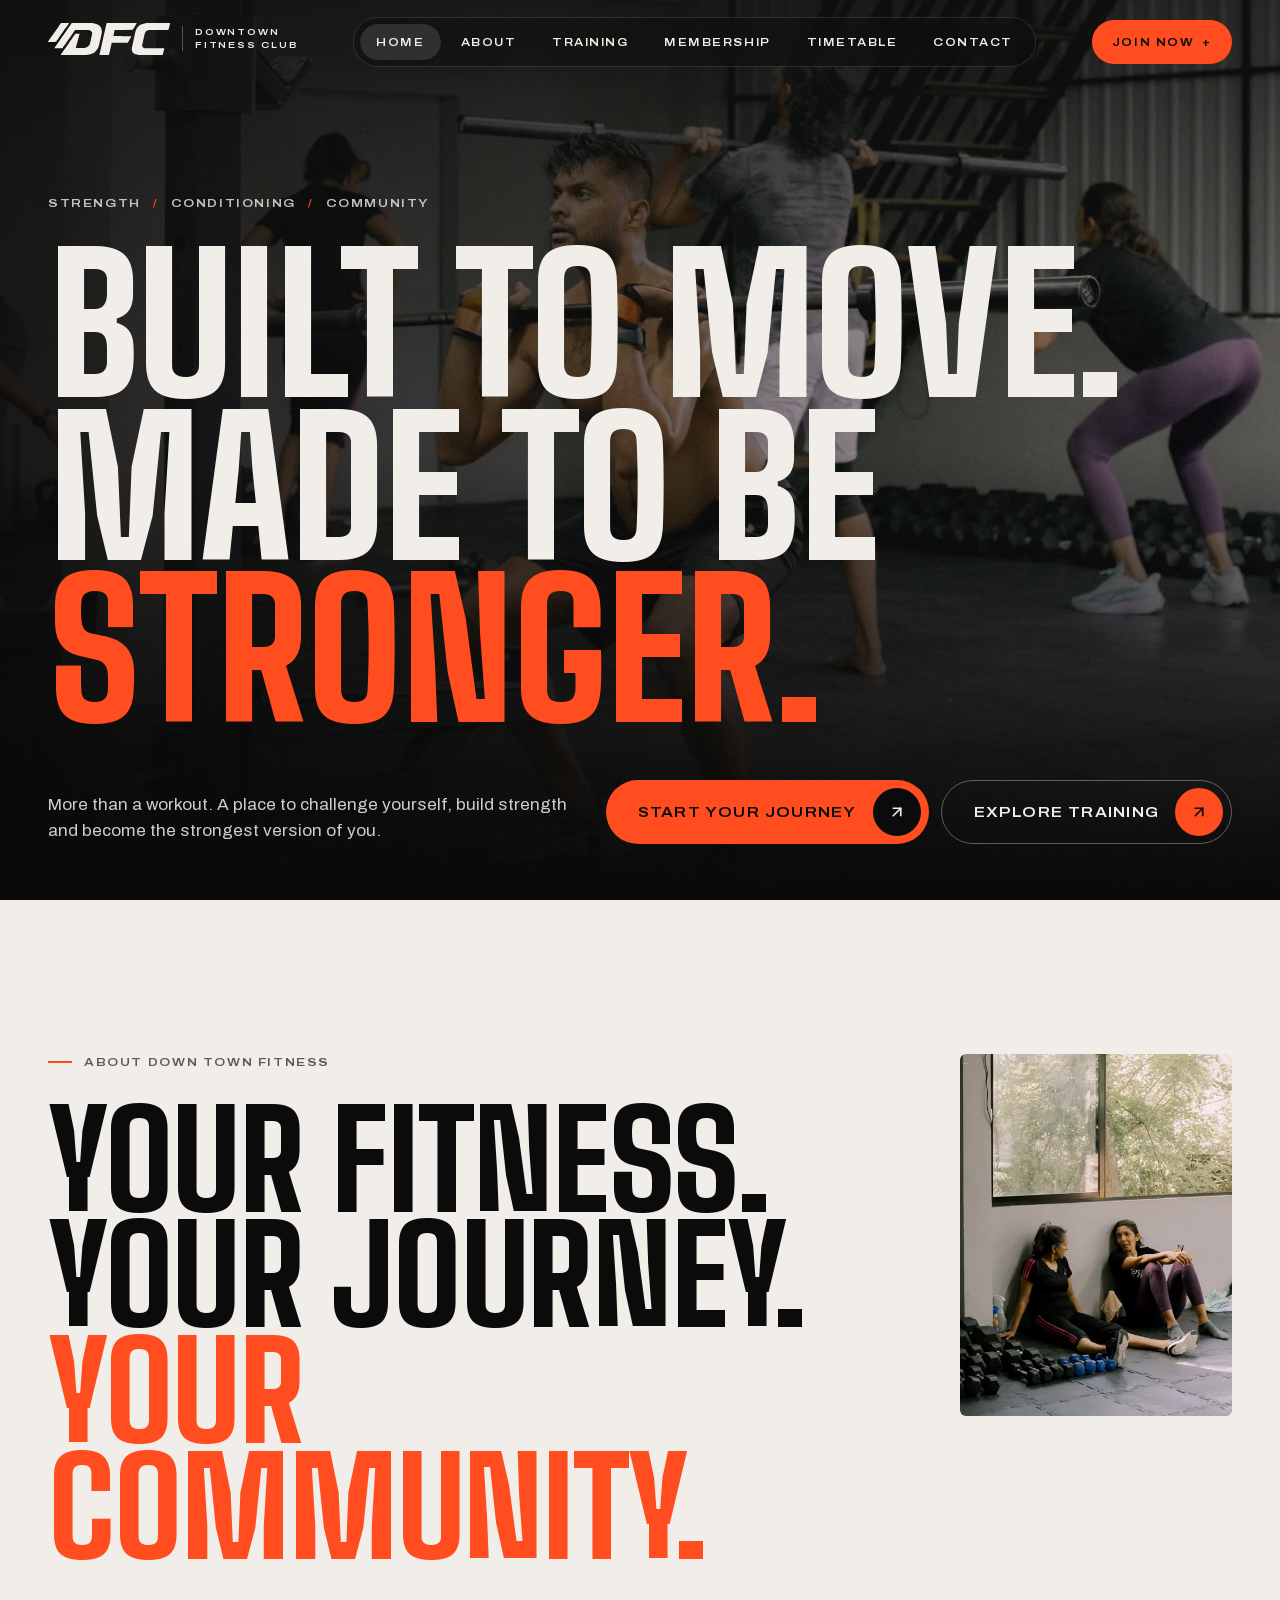
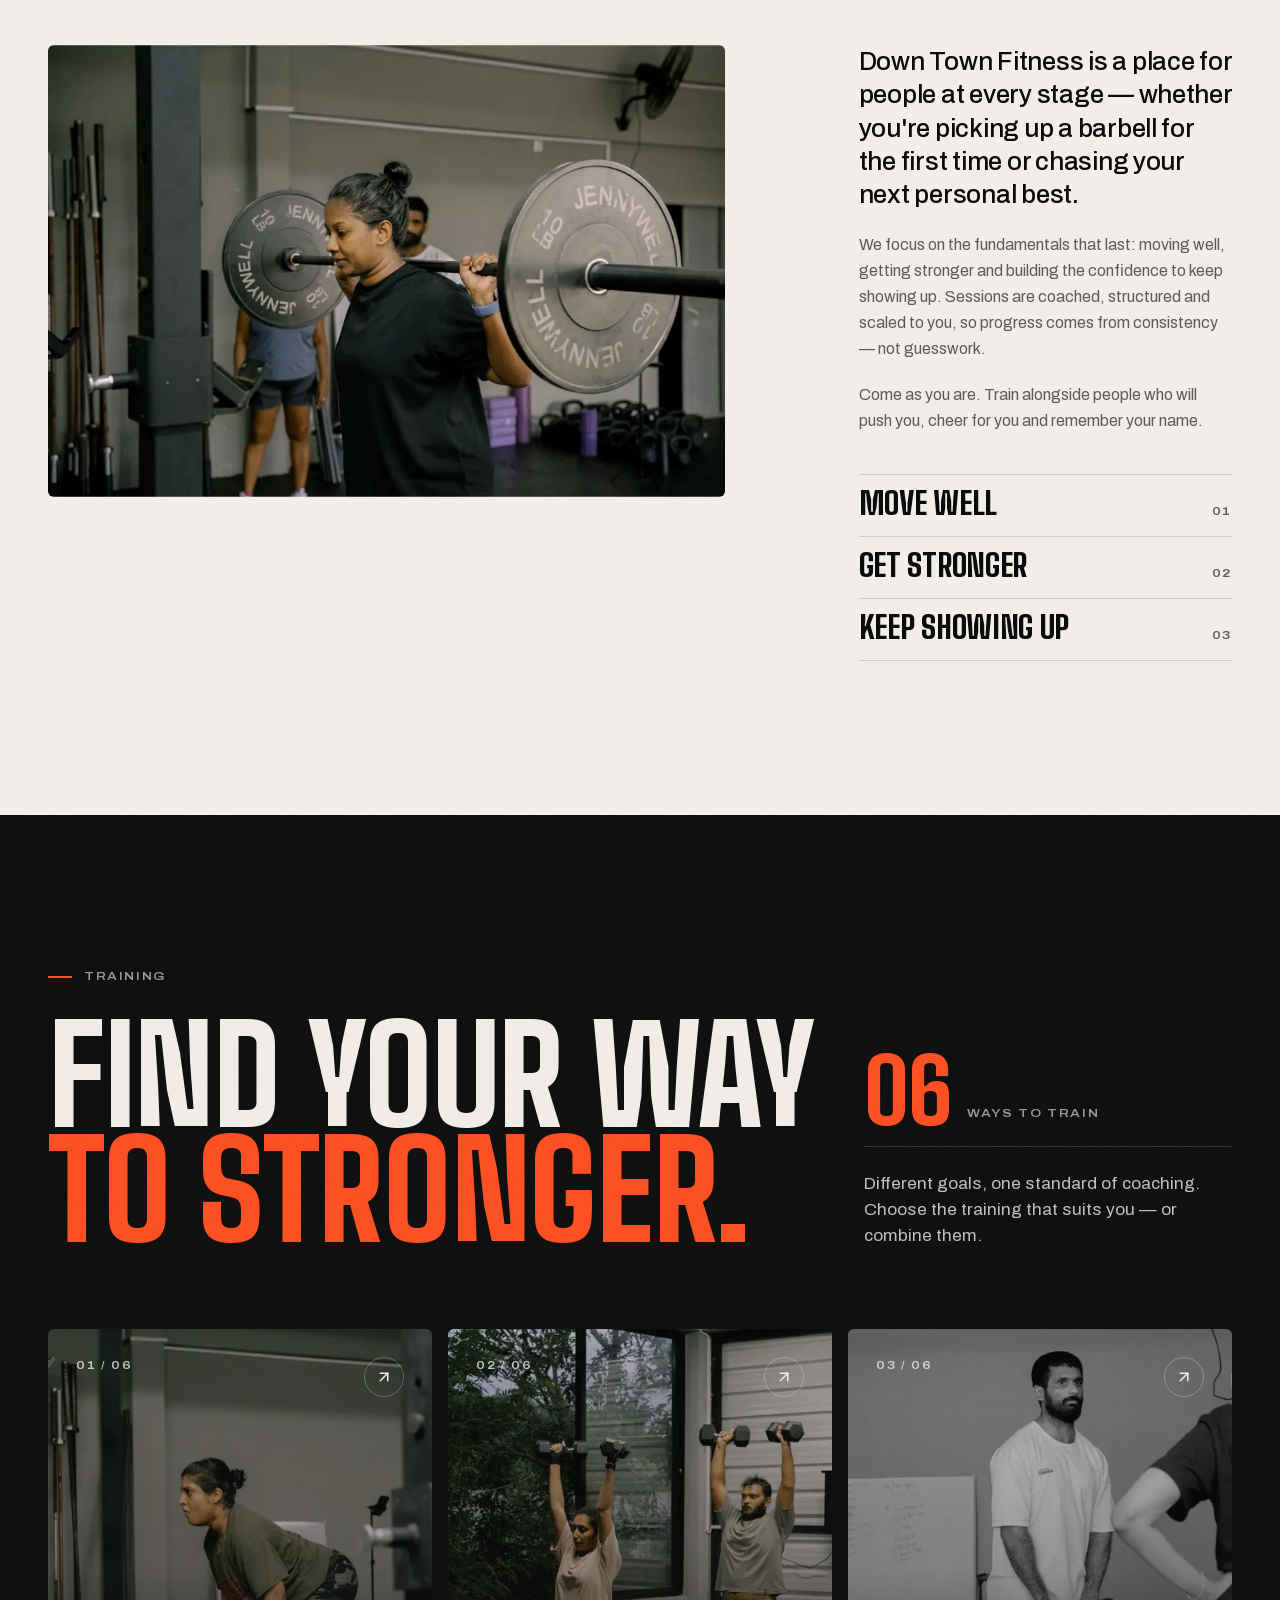
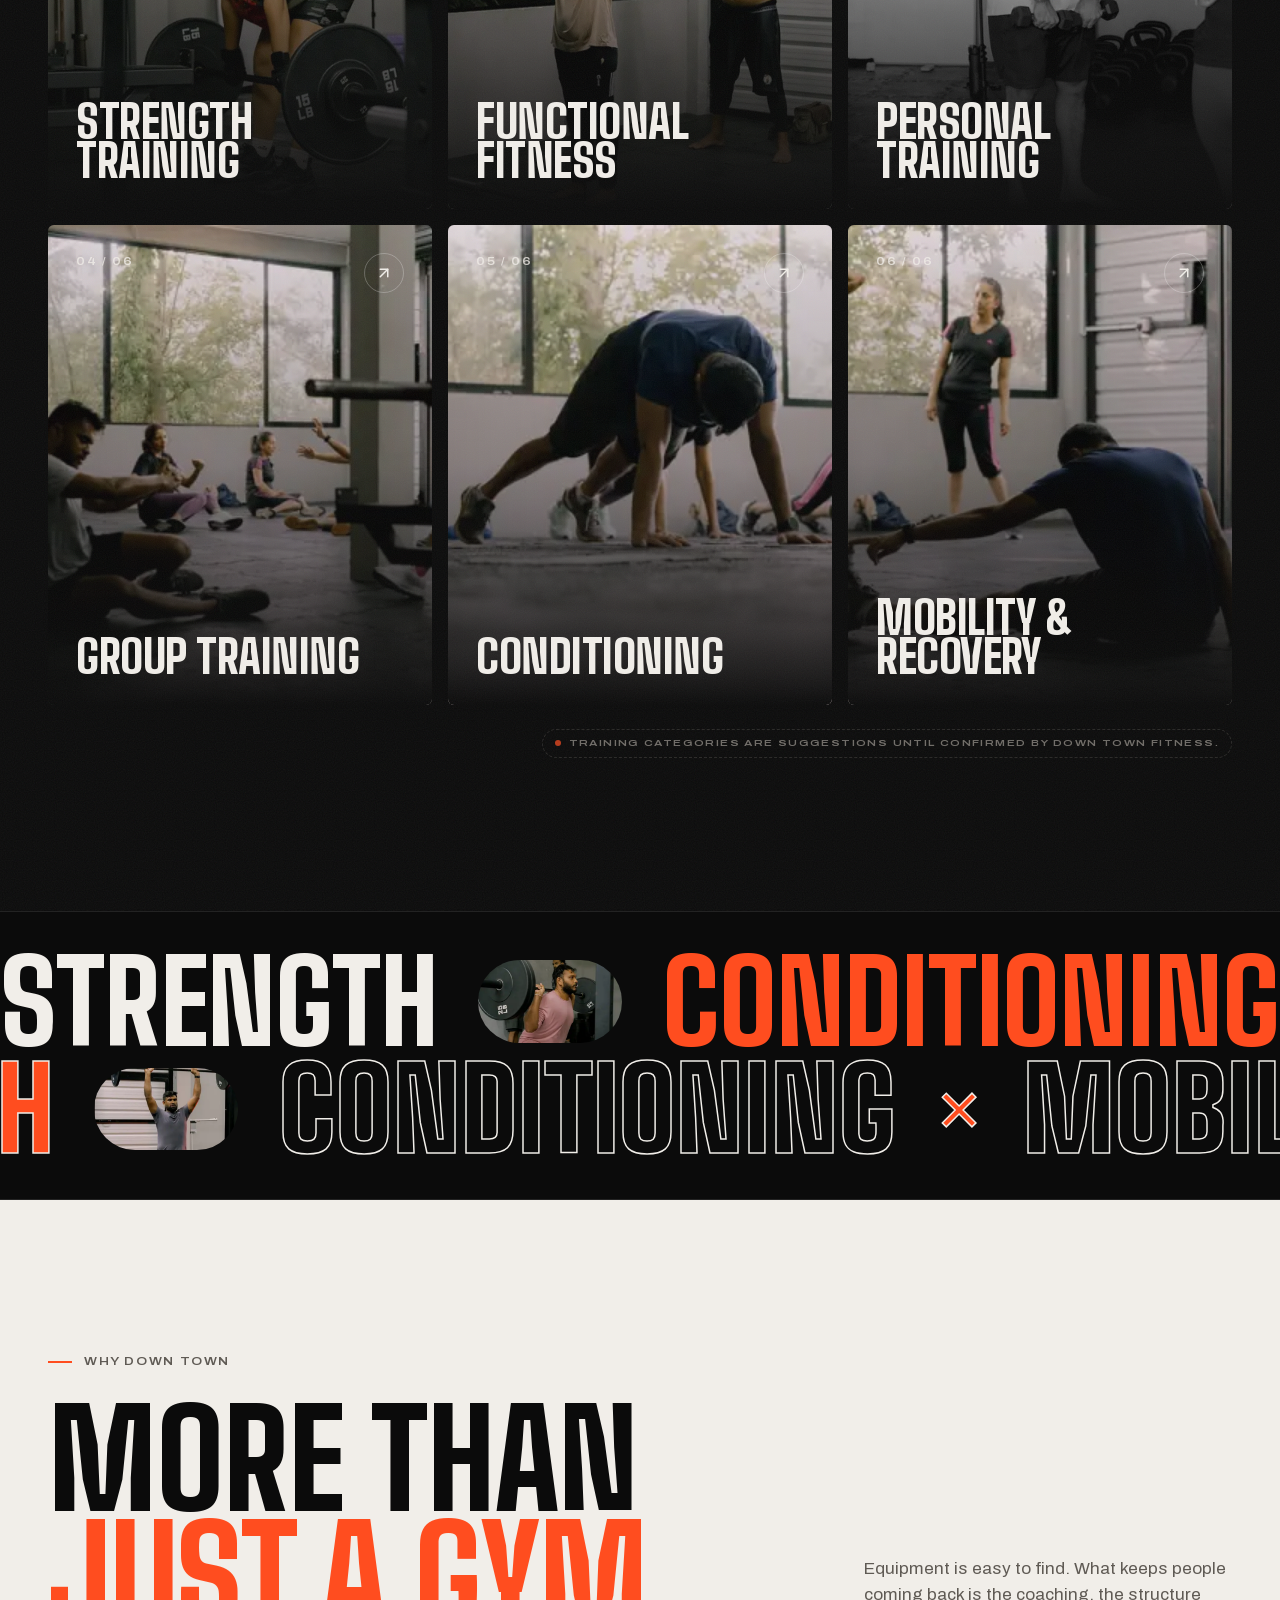
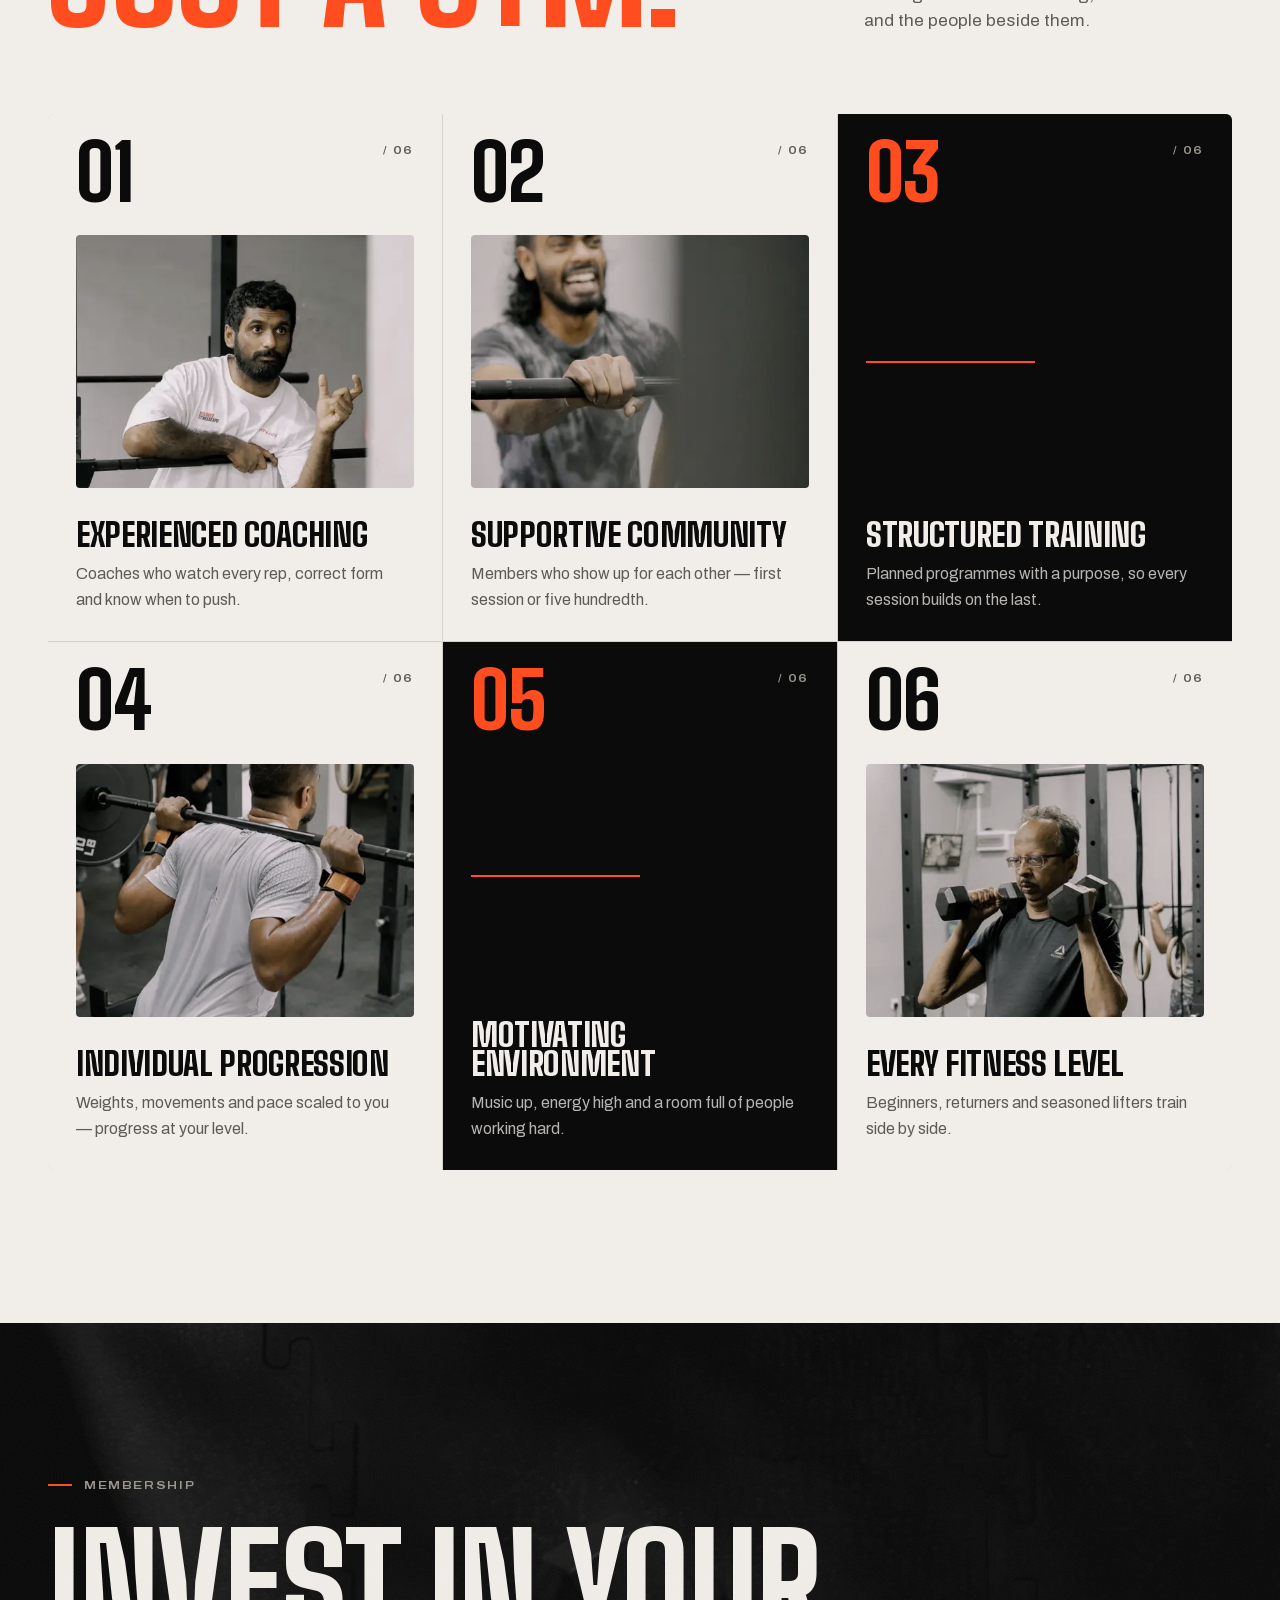
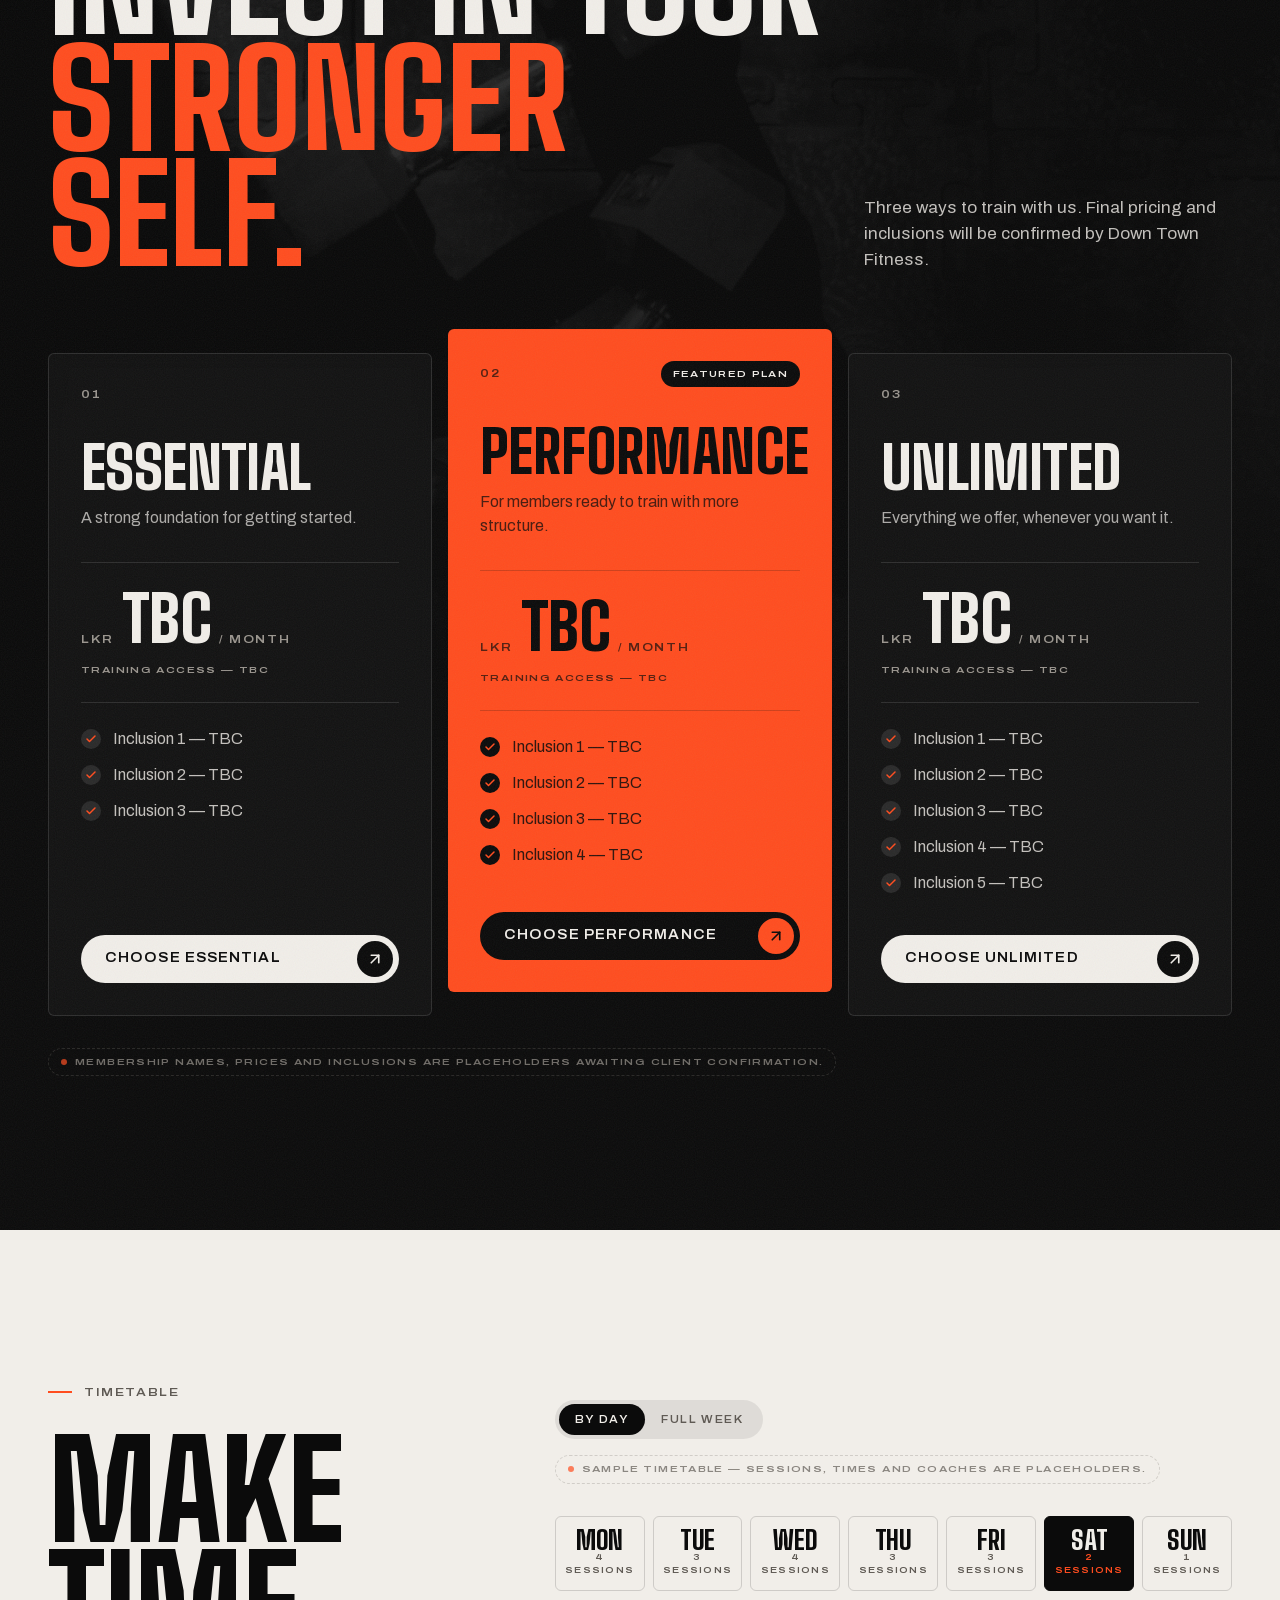
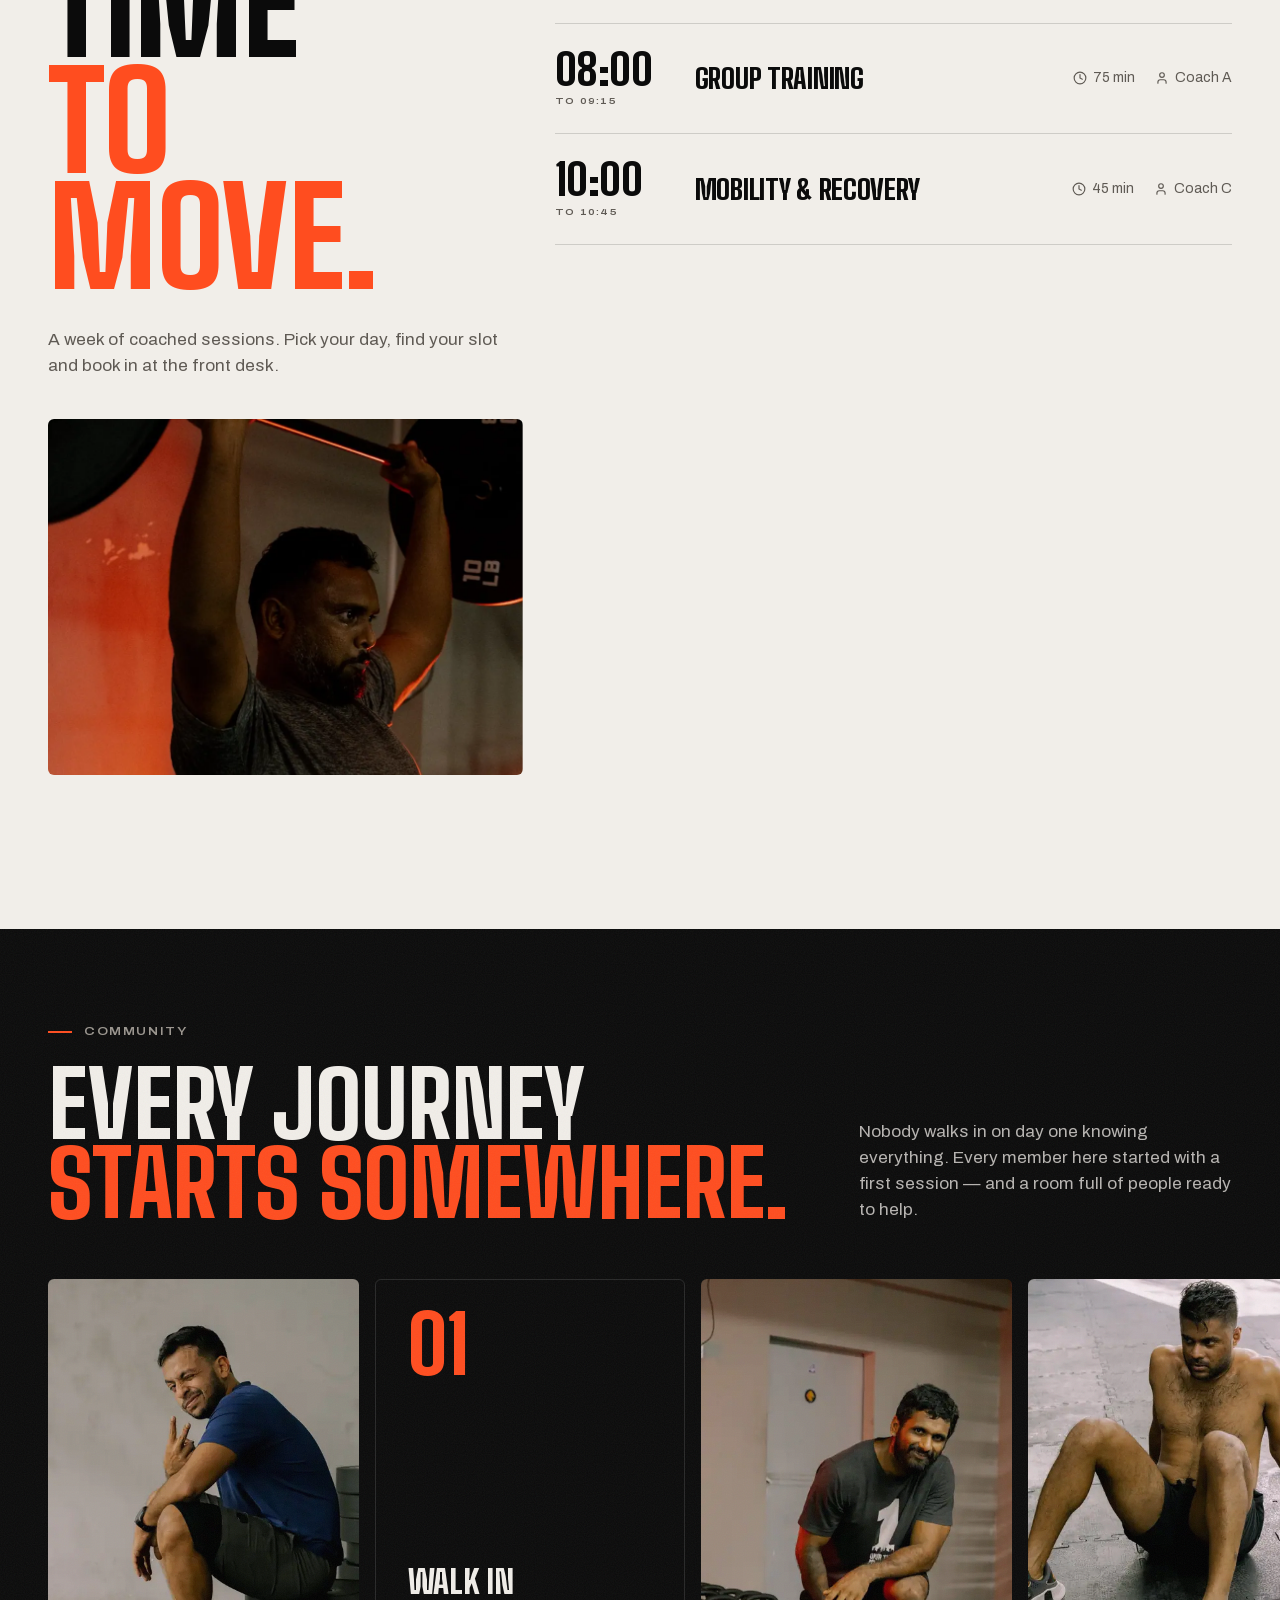
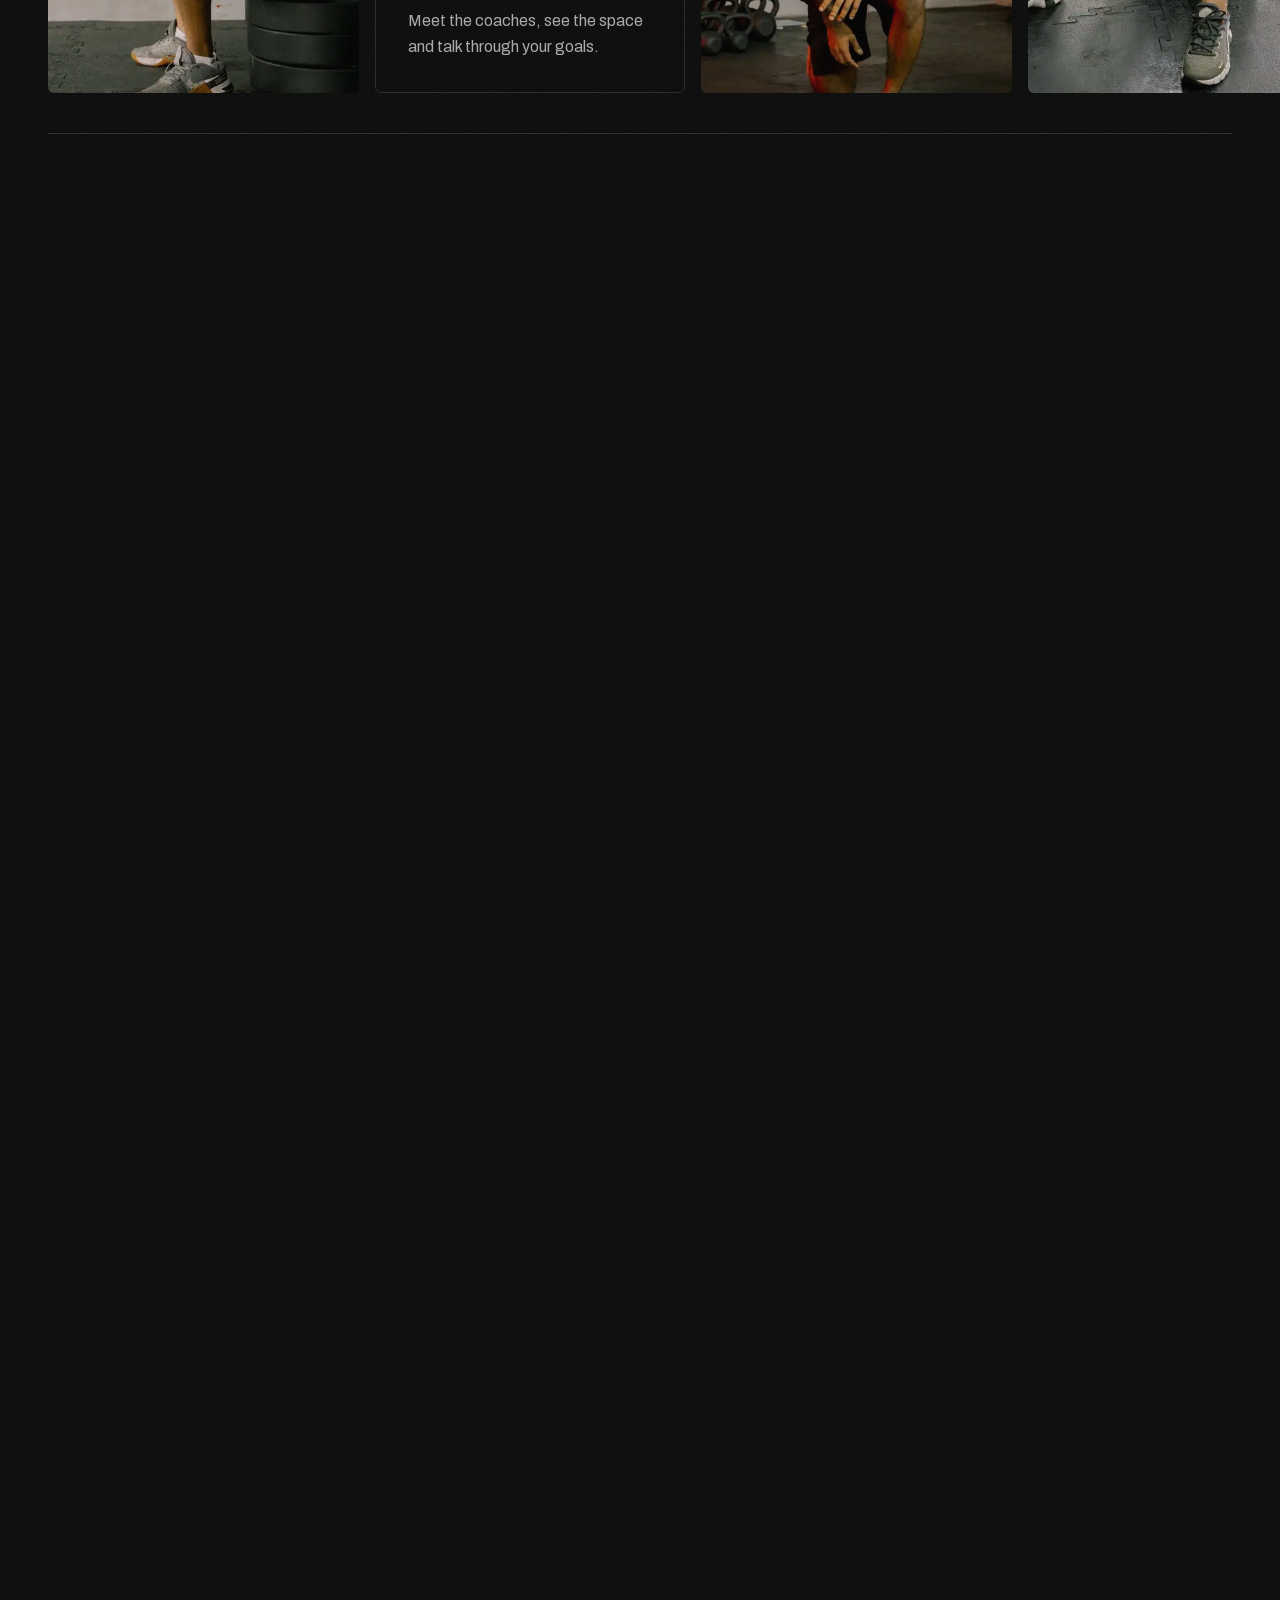
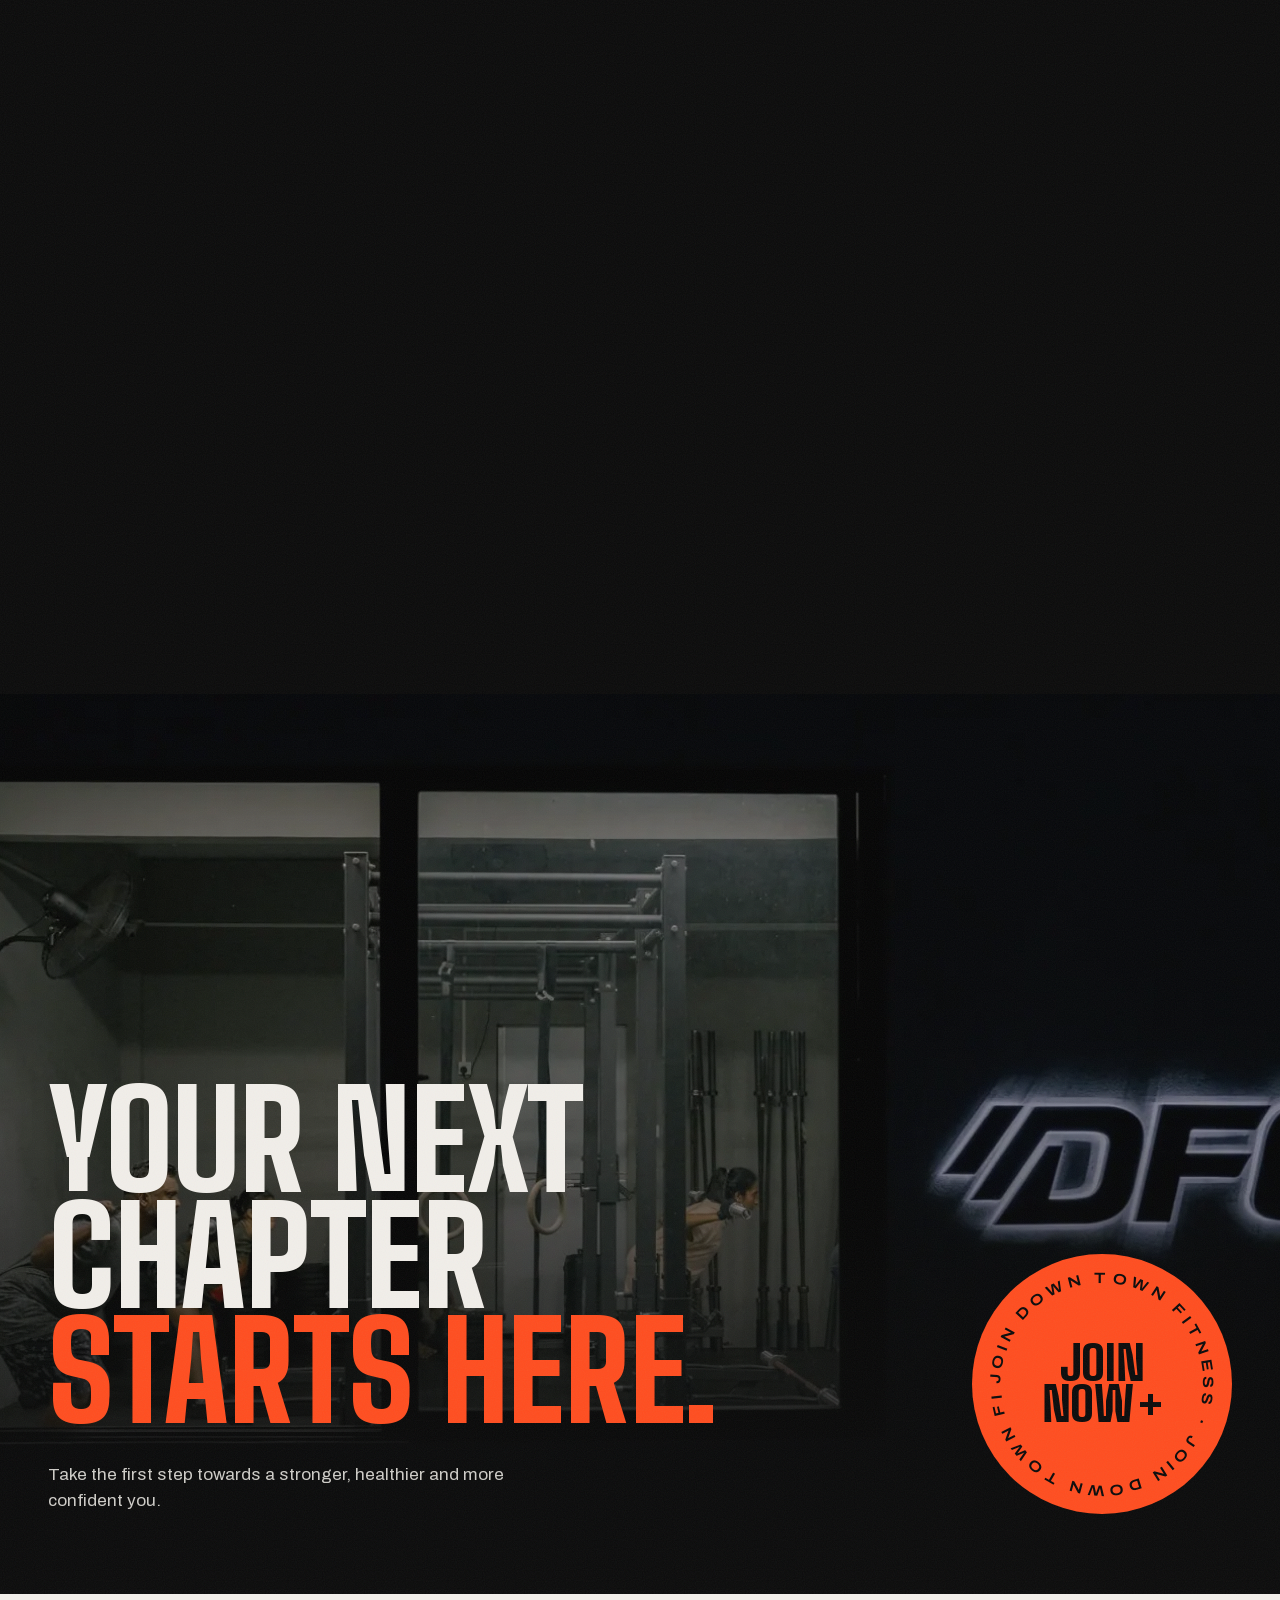
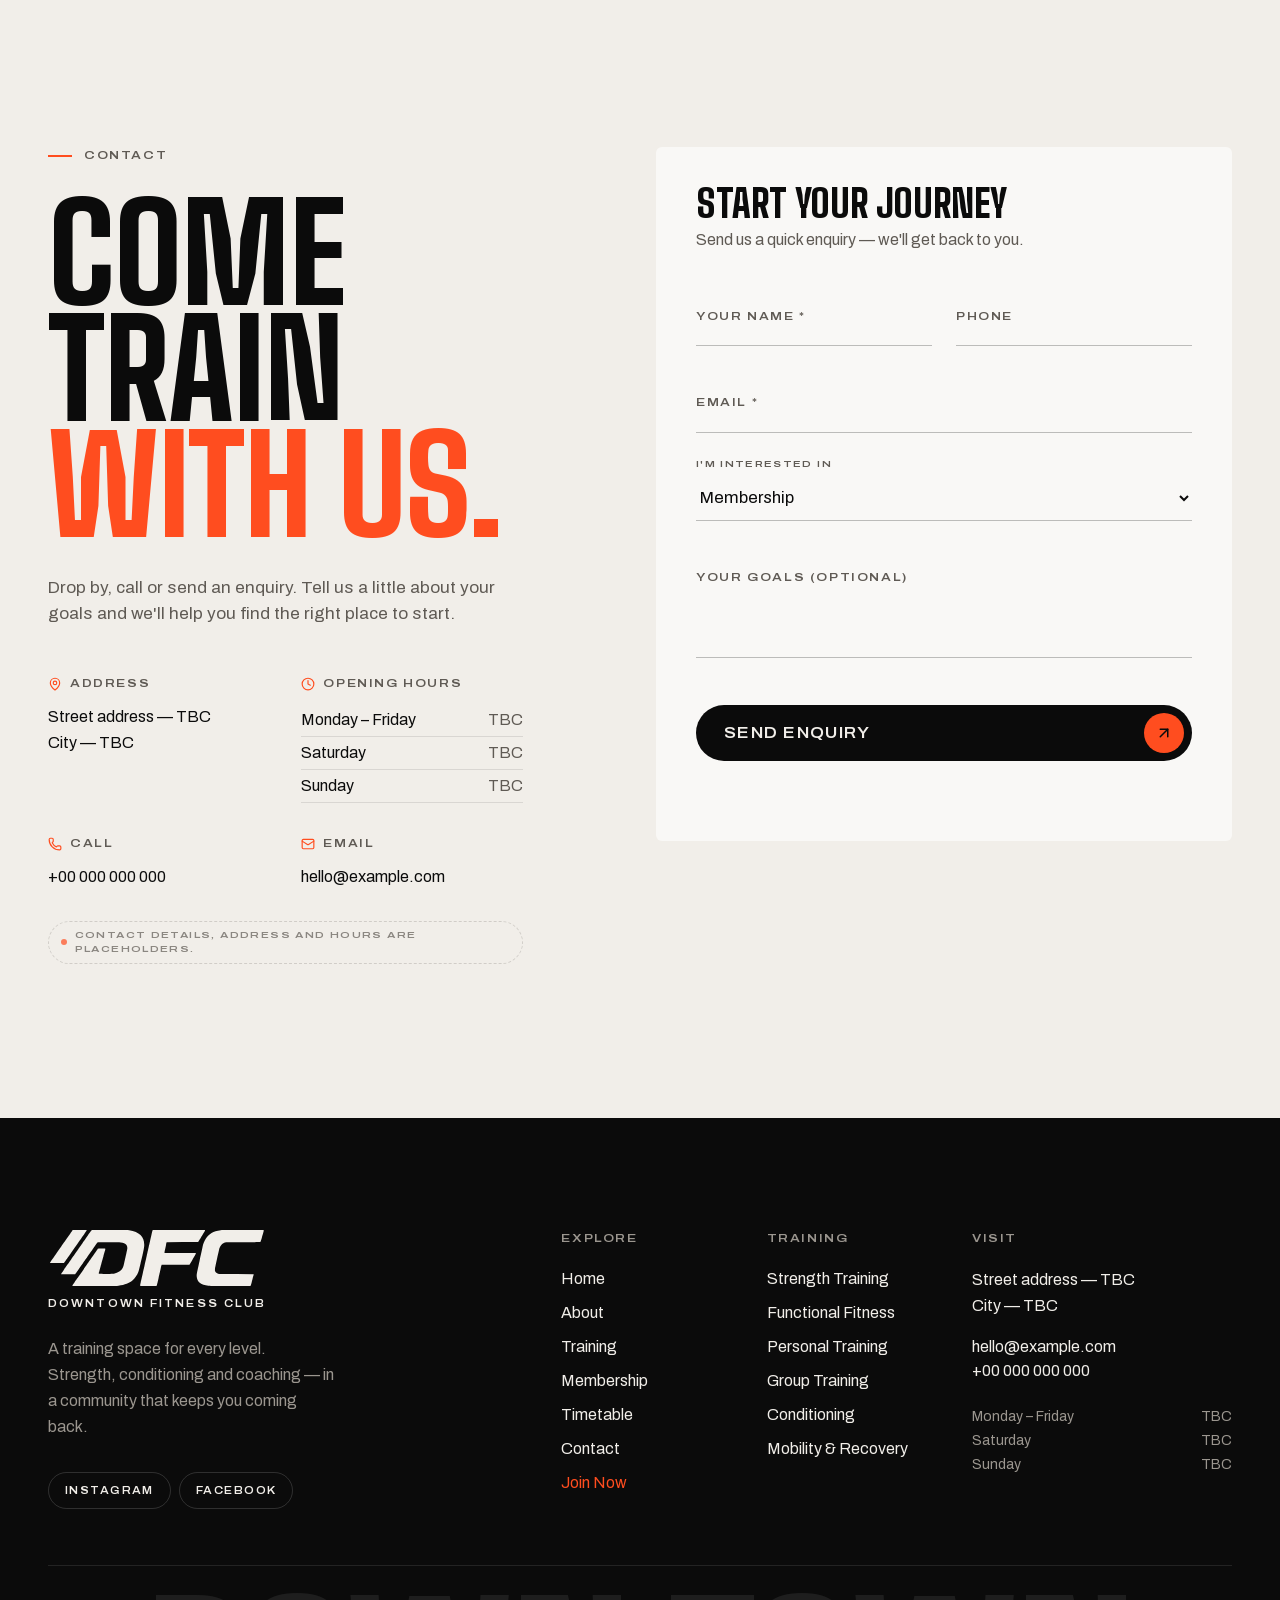
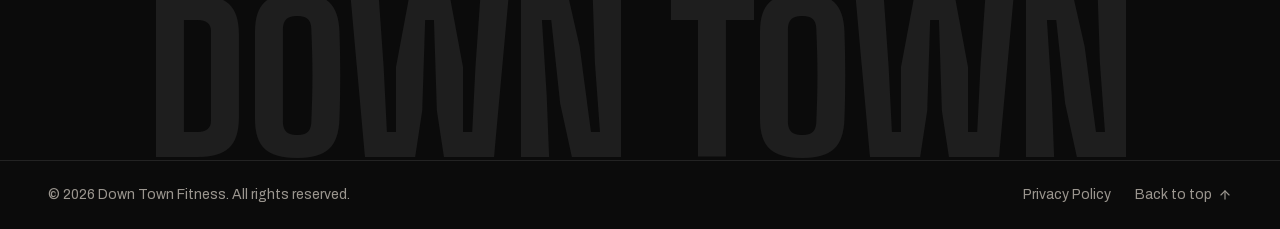
<file: index.html>
<!DOCTYPE html><!--RcgUFj_8C_EQ8WOXBQBvH--><html lang="en" class="__variable_7347c0 __variable_54c0d3"><head><meta charSet="utf-8"/><meta name="viewport" content="width=device-width, initial-scale=1"/><link rel="preload" href="/_next/static/media/c214ffb7f5362987-s.p.woff2" as="font" crossorigin="" type="font/woff2"/><link rel="preload" href="/_next/static/media/f39fb73de5e89135.p.woff2" as="font" crossorigin="" type="font/woff2"/><link rel="preload" as="image" imageSrcSet="/images/hero-overhead-red.w480.webp 480w, /images/hero-overhead-red.w960.webp 960w, /images/hero-overhead-red.w1600.webp 1600w" imageSizes="100vw"/><link rel="preload" as="image" imageSrcSet="/images/hero-group-squat.w480.webp 480w, /images/hero-group-squat.w960.webp 960w, /images/hero-group-squat.w1600.webp 1600w" imageSizes="100vw"/><link rel="preload" as="image" imageSrcSet="/images/intro-recovery.w480.webp 240w, /images/intro-recovery.w480.webp 480w, /images/intro-recovery.w960.webp 960w, /images/intro-recovery.w1600.webp 1600w" imageSizes="22vw"/><link rel="stylesheet" href="/_next/static/css/16d25912baa9da85.css" data-precedence="next"/><link rel="preload" as="script" fetchPriority="low" href="/_next/static/chunks/webpack-569fa320489b206b.js"/><script src="/_next/static/chunks/4bd1b696-c023c6e3521b1417.js" async=""></script><script src="/_next/static/chunks/255-1f92380adbc6ec99.js" async=""></script><script src="/_next/static/chunks/main-app-9796dcdf14ed27b8.js" async=""></script><script src="/_next/static/chunks/app/layout-2d9bdec191702efd.js" async=""></script><script src="/_next/static/chunks/859-c0858b25482eb097.js" async=""></script><script src="/_next/static/chunks/app/page-12622047138080d5.js" async=""></script><meta name="next-size-adjust" content=""/><meta name="theme-color" content="#0b0b0b"/><meta name="color-scheme" content="dark"/><title>Down Town Fitness — Strength, Functional Fitness &amp; Coaching</title><meta name="description" content="Down Town Fitness is a training space for every level — strength training, functional fitness, conditioning and coaching in a supportive community."/><meta name="robots" content="noindex, nofollow"/><meta property="og:title" content="Down Town Fitness — Built to move. Made to be stronger."/><meta property="og:description" content="Down Town Fitness is a training space for every level — strength training, functional fitness, conditioning and coaching in a supportive community."/><meta property="og:site_name" content="Down Town Fitness"/><meta property="og:image" content="https://example.com/images/hero-group-squat.jpg"/><meta property="og:image:width" content="1620"/><meta property="og:image:height" content="1080"/><meta property="og:image:alt" content="Members training front squats together on the gym floor"/><meta property="og:type" content="website"/><meta name="twitter:card" content="summary_large_image"/><meta name="twitter:title" content="Down Town Fitness — Built to move. Made to be stronger."/><meta name="twitter:description" content="Down Town Fitness is a training space for every level — strength training, functional fitness, conditioning and coaching in a supportive community."/><meta name="twitter:image" content="https://example.com/images/hero-group-squat.jpg"/><meta name="twitter:image:width" content="1620"/><meta name="twitter:image:height" content="1080"/><meta name="twitter:image:alt" content="Members training front squats together on the gym floor"/><link rel="icon" href="/icon.svg?678000c1a37439f6" type="image/svg+xml" sizes="any"/><script src="/_next/static/chunks/polyfills-42372ed130431b0a.js" noModule=""></script></head><body><div hidden=""><!--$--><!--/$--></div><a href="#main" class="sr-only focus:not-sr-only focus:fixed focus:left-4 focus:top-4 focus:z-[100] focus:rounded-full focus:bg-ember focus:px-4 focus:py-2 focus:text-ink">Skip to content</a><header class="fixed inset-x-0 top-0 z-50"><div class="transition-[background-color,backdrop-filter,border-color] duration-500 border-b border-transparent bg-transparent"><div class="container-x flex h-[72px] items-center justify-between gap-6 md:h-[84px]"><a href="#top" class="relative z-10 text-bone" aria-label="Down Town Fitness — home"><span class="inline-flex items-center gap-3 "><svg viewBox="28.5 151.2 540.4 141.7" class="h-7 w-auto md:h-8" role="img" aria-label="DFC"><path d="M201.62,292.31C218.62,289.84 228.81,286.04 237.01,279.11C243.09,273.97 249.34,264.87 252.24,256.92C253.34,253.92 255.94,243.64 257.73,235.25C258.12,233.39 258.98,229.68 259.63,227.00C260.28,224.32 261.03,221.17 261.29,220.00C261.56,218.83 261.99,217.09 262.25,216.12C262.51,215.16 262.85,213.60 263.00,212.65C263.15,211.70 263.49,210.13 263.76,209.15C264.72,205.62 266.51,195.90 266.77,192.80C268.69,169.64 256.48,156.52 228.75,151.95L225.38,151.39L179.91,151.31C141.19,151.25 134.36,151.29 133.91,151.58C133.61,151.78 132.42,153.31 131.25,154.99C130.08,156.67 128.61,158.73 127.99,159.58C127.36,160.43 125.85,162.59 124.64,164.38C123.42,166.16 121.96,168.24 121.39,169.00C120.82,169.76 119.49,171.67 118.42,173.25C117.36,174.83 115.54,177.47 114.38,179.12C113.23,180.78 111.55,183.19 110.64,184.50C109.74,185.81 108.51,187.56 107.91,188.40C107.31,189.24 106.08,190.98 105.19,192.28C104.30,193.57 101.96,196.93 99.99,199.75C98.02,202.57 95.78,205.79 95.02,206.91C92.78,210.18 89.30,215.18 87.38,217.88C86.39,219.25 84.14,222.46 82.37,225.00C79.12,229.67 76.63,233.23 72.75,238.74C71.58,240.40 70.40,242.12 70.12,242.58C69.67,243.32 68.63,244.80 62.98,252.74C59.58,257.53 56.50,262.11 56.50,262.40C56.50,262.56 56.64,262.80 56.81,262.95C57.26,263.31 90.64,263.64 91.54,263.29C92.46,262.93 92.99,262.32 95.43,258.75C96.61,257.03 99.34,253.09 101.50,250.00C103.65,246.91 106.58,242.69 108.00,240.62C109.42,238.56 111.34,235.81 112.25,234.50C113.17,233.19 115.59,229.71 117.63,226.75C119.67,223.79 121.84,220.70 122.44,219.88C123.38,218.60 126.57,214.08 129.85,209.38C130.33,208.69 131.49,207.04 132.43,205.71C133.36,204.37 134.69,202.48 135.38,201.50C136.06,200.52 137.36,198.67 138.25,197.40C139.14,196.13 141.08,193.35 142.56,191.23C147.36,184.35 148.79,182.47 149.42,182.23C150.23,181.92 199.42,181.94 203.43,182.25C209.02,182.68 216.00,184.48 218.38,186.09C222.53,188.91 224.45,192.71 224.18,197.63C224.04,200.23 221.87,210.68 219.74,219.00C219.23,221.01 218.69,223.45 217.61,228.62C217.24,230.41 216.56,233.37 216.09,235.20C215.63,237.03 215.25,238.75 215.25,239.02C215.25,239.86 213.24,245.77 212.37,247.50C208.85,254.50 200.78,259.65 190.12,261.69C187.49,262.19 153.37,262.47 152.48,261.99L151.93,261.70L152.08,260.16C152.16,259.32 152.46,257.95 152.75,257.12C153.04,256.30 153.44,254.89 153.65,254.00C154.00,252.45 154.93,249.10 156.52,243.62C156.92,242.25 157.35,240.62 157.49,240.00C157.62,239.38 157.91,238.37 158.12,237.75C158.34,237.13 158.75,235.58 159.03,234.29C159.31,233.01 159.70,231.49 159.91,230.92C160.36,229.64 162.19,223.14 162.62,221.25C162.80,220.49 163.11,219.43 163.31,218.88C163.51,218.32 163.76,217.43 163.85,216.88C164.04,215.82 165.56,210.25 166.75,206.25C168.61,200.02 168.83,198.86 168.22,198.48C167.70,198.15 151.24,198.19 150.28,198.53C149.47,198.81 149.53,198.73 140.83,211.38C138.31,215.04 134.84,220.03 131.99,224.09C129.56,227.54 121.84,238.65 118.27,243.85C116.95,245.76 115.14,248.38 114.25,249.67C108.99,257.26 104.42,263.82 100.87,268.88C98.66,272.04 96.18,275.58 95.37,276.75C94.56,277.92 92.49,280.90 90.77,283.38C86.37,289.72 85.00,291.76 85.00,291.95C85.01,292.26 85.37,292.67 85.75,292.82C85.96,292.90 111.27,292.94 142.00,292.91L197.88,292.85L201.62,292.31ZM298.16,292.63C298.77,292.21 300.87,283.85 303.39,271.88C303.88,269.54 304.61,266.33 305.00,264.74C305.40,263.16 306.24,259.39 306.87,256.37C307.49,253.35 308.22,250.09 308.48,249.12C308.74,248.16 309.03,246.87 309.12,246.25C309.38,244.49 310.71,239.72 311.08,239.19C311.11,239.16 326.89,239.07 346.16,239.00L381.20,238.88L381.74,238.38C382.35,237.83 384.20,234.74 388.63,226.88C390.25,223.99 392.48,220.05 393.58,218.12C398.00,210.39 397.96,210.49 397.37,209.90L396.96,209.50L358.25,209.50C334.61,209.50 319.29,209.41 318.91,209.26C317.95,208.90 317.92,208.27 318.72,204.83C319.13,203.07 319.53,201.23 319.63,200.75C319.72,200.27 320.12,198.53 320.51,196.88C320.90,195.22 321.52,192.22 321.87,190.20C322.78,184.97 323.24,183.06 323.76,182.43L324.21,181.88L363.58,181.75L402.96,181.62L403.56,181.06C403.89,180.75 404.71,179.51 405.37,178.31C406.04,177.11 406.82,175.79 407.12,175.38C407.42,174.96 408.73,172.82 410.05,170.62C412.18,167.05 415.19,162.08 419.30,155.38C420.91,152.74 421.15,152.11 420.74,151.61C420.48,151.30 411.85,151.25 354.55,151.25L288.66,151.25L288.22,151.65C287.95,151.90 287.57,153.01 287.25,154.47C286.97,155.79 286.51,157.72 286.24,158.75C285.97,159.78 285.53,161.69 285.27,163.00C285.00,164.31 284.61,166.05 284.40,166.88C284.06,168.21 282.50,175.22 281.61,179.44C281.42,180.30 281.05,181.82 280.78,182.81C280.51,183.81 280.17,185.39 280.01,186.32C279.86,187.25 279.62,188.32 279.47,188.69C279.33,189.07 278.83,191.23 278.36,193.50C277.90,195.77 277.13,199.31 276.65,201.38C276.17,203.44 275.60,205.91 275.38,206.88C275.16,207.84 274.70,209.81 274.36,211.25C274.03,212.69 273.47,215.22 273.13,216.88C272.20,221.34 271.11,226.15 269.02,235.00C268.61,236.72 268.21,238.57 268.13,239.12C268.05,239.68 267.71,241.31 267.37,242.75C265.06,252.70 264.43,255.37 263.97,257.25C263.68,258.42 263.30,260.22 263.12,261.25C262.94,262.28 262.56,264.08 262.29,265.25C262.01,266.42 261.33,269.29 260.79,271.62C260.25,273.96 259.40,277.57 258.90,279.65C258.41,281.72 258.00,283.64 258.00,283.90C258.00,284.17 257.66,285.79 257.24,287.51C256.35,291.16 256.35,292.22 257.25,292.68C258.25,293.18 297.44,293.14 298.16,292.63ZM536.10,292.25C536.70,291.63 538.16,286.75 539.48,280.88C539.76,279.64 540.44,276.94 540.99,274.88C541.55,272.81 542.38,269.66 542.85,267.88C543.33,266.09 543.78,264.45 543.86,264.24C543.94,264.03 543.85,263.64 543.65,263.37L543.29,262.88L499.83,262.75L456.38,262.62L453.89,261.94C450.10,260.89 448.09,259.36 446.73,256.44L445.88,254.62L445.90,251.25C445.92,248.69 446.06,247.33 446.48,245.62C446.78,244.39 447.19,242.47 447.40,241.38C447.60,240.28 447.95,238.76 448.16,238.00C448.56,236.60 449.11,234.06 450.62,226.75C451.64,221.82 453.15,215.07 455.03,207.02C455.31,205.86 455.69,203.97 455.89,202.83C456.87,197.23 460.35,190.59 464.22,186.94C466.86,184.45 469.08,183.49 474.62,182.44L477.62,181.88L518.62,181.96C547.02,182.02 559.83,181.97 560.30,181.79C561.48,181.33 561.91,180.16 564.84,169.50C565.31,167.78 566.29,164.41 567.01,162.00C569.78,152.69 569.86,152.25 568.91,151.63C568.38,151.28 562.84,151.25 515.72,151.32L463.12,151.40L460.25,151.84C441.28,154.70 430.75,160.72 422.65,173.33C419.32,178.52 415.71,187.48 414.86,192.62C414.77,193.18 414.49,194.49 414.23,195.54C413.96,196.59 413.48,198.78 413.14,200.41C412.81,202.04 412.19,204.95 411.77,206.88C411.34,208.80 410.71,211.78 410.36,213.50C409.78,216.37 409.32,218.47 407.25,227.62C406.85,229.41 406.12,232.90 405.62,235.38C405.13,237.85 404.34,241.51 403.88,243.50C399.91,260.60 399.22,265.43 399.98,271.07C401.71,284.02 410.58,290.51 429.25,292.49C433.32,292.92 432.03,292.91 485.18,292.89L535.49,292.88L536.10,292.25ZM63.36,234.65C63.90,234.42 64.53,233.80 65.09,232.96C65.58,232.23 67.20,229.91 68.68,227.81C70.16,225.72 72.84,221.91 74.62,219.36C76.41,216.81 78.64,213.63 79.58,212.30C81.69,209.29 83.20,207.13 85.55,203.73C86.55,202.28 87.97,200.25 88.70,199.23C89.43,198.21 91.01,195.97 92.21,194.25C99.81,183.42 103.81,177.69 105.12,175.77C105.95,174.56 107.33,172.57 108.20,171.35C111.17,167.15 113.47,163.87 114.94,161.75C115.74,160.58 117.42,158.16 118.66,156.38C121.51,152.29 121.62,152.07 121.24,151.61C120.91,151.22 87.14,151.08 86.15,151.47C85.89,151.57 85.05,152.57 84.28,153.69C83.51,154.81 81.75,157.33 80.38,159.29C79.00,161.24 76.81,164.39 75.50,166.27C72.26,170.95 69.57,174.80 67.06,178.38C65.02,181.27 62.74,184.54 52.79,198.82C46.66,207.62 44.18,211.20 40.98,215.81C39.53,217.91 36.73,221.93 34.76,224.75C30.39,230.99 28.50,233.78 28.50,233.98C28.53,234.83 28.67,234.83 50.95,234.94C60.44,234.99 62.67,234.94 63.36,234.65Z" fill="currentColor" fill-rule="evenodd"></path></svg><span class="label hidden border-l border-current/30 pl-3 !text-[0.56rem] !leading-[1.35] !tracking-[0.2em] sm:block">Downtown<br/>Fitness Club</span></span></a><nav aria-label="Primary" class="hidden lg:block"><ul class="flex items-center gap-1 rounded-full border border-white/12 bg-ink/40 p-1.5 backdrop-blur-md"><li><a href="#top" aria-current="location" class="label group relative block overflow-hidden rounded-full px-4 py-2.5 !text-[0.68rem] text-bone"><span class="absolute inset-0 rounded-full bg-white/12"></span><span class="relative block transition-transform duration-500 ease-[cubic-bezier(.22,1,.36,1)] group-hover:-translate-y-[calc(100%+0.625rem)]">Home</span><span aria-hidden="true" class="absolute inset-x-4 top-full block text-ember transition-transform duration-500 ease-[cubic-bezier(.22,1,.36,1)] group-hover:-translate-y-[calc(100%+0.625rem)]">Home</span></a></li><li><a href="#about" class="label group relative block overflow-hidden rounded-full px-4 py-2.5 !text-[0.68rem] text-bone"><span class="relative block transition-transform duration-500 ease-[cubic-bezier(.22,1,.36,1)] group-hover:-translate-y-[calc(100%+0.625rem)]">About</span><span aria-hidden="true" class="absolute inset-x-4 top-full block text-ember transition-transform duration-500 ease-[cubic-bezier(.22,1,.36,1)] group-hover:-translate-y-[calc(100%+0.625rem)]">About</span></a></li><li><a href="#training" class="label group relative block overflow-hidden rounded-full px-4 py-2.5 !text-[0.68rem] text-bone"><span class="relative block transition-transform duration-500 ease-[cubic-bezier(.22,1,.36,1)] group-hover:-translate-y-[calc(100%+0.625rem)]">Training</span><span aria-hidden="true" class="absolute inset-x-4 top-full block text-ember transition-transform duration-500 ease-[cubic-bezier(.22,1,.36,1)] group-hover:-translate-y-[calc(100%+0.625rem)]">Training</span></a></li><li><a href="#membership" class="label group relative block overflow-hidden rounded-full px-4 py-2.5 !text-[0.68rem] text-bone"><span class="relative block transition-transform duration-500 ease-[cubic-bezier(.22,1,.36,1)] group-hover:-translate-y-[calc(100%+0.625rem)]">Membership</span><span aria-hidden="true" class="absolute inset-x-4 top-full block text-ember transition-transform duration-500 ease-[cubic-bezier(.22,1,.36,1)] group-hover:-translate-y-[calc(100%+0.625rem)]">Membership</span></a></li><li><a href="#timetable" class="label group relative block overflow-hidden rounded-full px-4 py-2.5 !text-[0.68rem] text-bone"><span class="relative block transition-transform duration-500 ease-[cubic-bezier(.22,1,.36,1)] group-hover:-translate-y-[calc(100%+0.625rem)]">Timetable</span><span aria-hidden="true" class="absolute inset-x-4 top-full block text-ember transition-transform duration-500 ease-[cubic-bezier(.22,1,.36,1)] group-hover:-translate-y-[calc(100%+0.625rem)]">Timetable</span></a></li><li><a href="#contact" class="label group relative block overflow-hidden rounded-full px-4 py-2.5 !text-[0.68rem] text-bone"><span class="relative block transition-transform duration-500 ease-[cubic-bezier(.22,1,.36,1)] group-hover:-translate-y-[calc(100%+0.625rem)]">Contact</span><span aria-hidden="true" class="absolute inset-x-4 top-full block text-ember transition-transform duration-500 ease-[cubic-bezier(.22,1,.36,1)] group-hover:-translate-y-[calc(100%+0.625rem)]">Contact</span></a></li></ul></nav><div class="relative z-10 flex items-center gap-2"><a href="#contact" class="label group relative inline-flex h-11 items-center gap-2 overflow-hidden rounded-full bg-ember px-5 !text-[0.7rem] text-ink transition-colors hover:bg-bone">Join Now<span class="inline-block transition-transform duration-300 group-hover:rotate-90" aria-hidden="true">+</span></a><button type="button" class="grid size-11 place-items-center rounded-full border border-white/15 text-bone lg:hidden" aria-label="Open menu" aria-expanded="false" aria-controls="mobile-menu"><span class="relative block h-3 w-5" aria-hidden="true"><span class="absolute left-0 h-[2px] w-5 bg-current transition-all duration-300 top-0"></span><span class="absolute left-0 h-[2px] w-5 bg-current transition-all duration-300 top-[10px]"></span></span></button></div></div></div></header><main id="main"><section id="top" class="grain relative h-[100svh] min-h-[620px] overflow-hidden bg-ink" aria-label="Introduction"><div class="absolute inset-0" style="transform:none"><div class="absolute inset-0" style="opacity:0;transform:scale(1.18)"><img alt="Athlete pressing dumbbells overhead under red light" decoding="async" data-nimg="fill" class="object-cover md:hidden" style="position:absolute;height:100%;width:100%;left:0;top:0;right:0;bottom:0;object-position:50% 30%;color:transparent" sizes="100vw" srcSet="/images/hero-overhead-red.w480.webp 480w, /images/hero-overhead-red.w960.webp 960w, /images/hero-overhead-red.w1600.webp 1600w" src="/images/hero-overhead-red.w1600.webp"/><img alt="Members training front squats together on the gym floor" decoding="async" data-nimg="fill" class="hidden object-cover md:block" style="position:absolute;height:100%;width:100%;left:0;top:0;right:0;bottom:0;object-position:58% 40%;color:transparent" sizes="100vw" srcSet="/images/hero-group-squat.w480.webp 480w, /images/hero-group-squat.w960.webp 960w, /images/hero-group-squat.w1600.webp 1600w" src="/images/hero-group-squat.w1600.webp"/></div></div><div class="absolute inset-0 bg-gradient-to-b from-ink/70 via-ink/25 to-ink" aria-hidden="true"></div><div class="absolute inset-0 bg-gradient-to-r from-ink/75 via-ink/20 to-transparent" aria-hidden="true"></div><div class="absolute inset-0 mix-blend-multiply" style="background:radial-gradient(120% 80% at 80% 20%, transparent 30%, rgba(11,11,11,.7))" aria-hidden="true"></div><div class="container-x relative z-10 flex h-full flex-col justify-end pb-10 md:pb-14" style="opacity:1;transform:none"><p class="label mb-6 flex flex-wrap items-center gap-x-3 gap-y-1 text-bone/80 md:mb-8" style="opacity:0;transform:translateY(12px)"><span class="flex items-center gap-3">Strength</span><span class="flex items-center gap-3"><span class="text-ember" aria-hidden="true">/</span>Conditioning</span><span class="flex items-center gap-3"><span class="text-ember" aria-hidden="true">/</span>Community</span></p><h1 class="font-display h-mega max-w-[14ch] text-bone" aria-label="Built to move. Made to be stronger."><span aria-hidden="true" class="block overflow-hidden pb-[0.06em] -mb-[0.06em] "><span class="block " style="transform:translateY(105%)">Built to move.</span></span><span aria-hidden="true" class="block overflow-hidden pb-[0.06em] -mb-[0.06em] "><span class="block " style="transform:translateY(105%)">Made to be</span></span><span aria-hidden="true" class="block overflow-hidden pb-[0.06em] -mb-[0.06em] "><span class="block text-ember" style="transform:translateY(105%)">stronger.</span></span></h1><div class="mt-8 grid gap-8 md:mt-12 md:grid-cols-[minmax(0,1fr)_auto] md:items-end"><p class="lead max-w-[34rem] text-bone/85" style="opacity:0;transform:translateY(16px)">More than a workout. A place to challenge yourself, build strength and become the strongest version of you.</p><div class="flex flex-col gap-3 xs:flex-row" style="opacity:0;transform:translateY(16px)"><a href="#contact" class="group/btn inline-flex items-center justify-between gap-4 rounded-full font-semibold uppercase tracking-[0.08em] transition-colors duration-300 h-14 pl-7 pr-2 text-[0.95rem] md:h-16 md:pl-8 bg-ember text-ink hover:bg-bone " style="font-variation-settings:&quot;wdth&quot; 110"><span>Start Your Journey</span><span class="relative grid size-10 md:size-12 shrink-0 place-items-center overflow-hidden rounded-full bg-ink text-bone transition-transform duration-500 group-hover/btn:rotate-45" aria-hidden="true"><svg xmlns="http://www.w3.org/2000/svg" width="24" height="24" viewBox="0 0 24 24" fill="none" stroke="currentColor" stroke-width="2.2" stroke-linecap="round" stroke-linejoin="round" class="lucide lucide-arrow-up-right size-[18px]" aria-hidden="true"><path d="M7 7h10v10"></path><path d="M7 17 17 7"></path></svg></span></a><a href="#training" class="group/btn inline-flex items-center justify-between gap-4 rounded-full font-semibold uppercase tracking-[0.08em] transition-colors duration-300 h-14 pl-7 pr-2 text-[0.95rem] md:h-16 md:pl-8 border border-current/35 text-current hover:border-ember hover:bg-ember hover:text-ink text-bone" style="font-variation-settings:&quot;wdth&quot; 110"><span>Explore Training</span><span class="relative grid size-10 md:size-12 shrink-0 place-items-center overflow-hidden rounded-full bg-ember text-ink transition-transform duration-500 group-hover/btn:rotate-45" aria-hidden="true"><svg xmlns="http://www.w3.org/2000/svg" width="24" height="24" viewBox="0 0 24 24" fill="none" stroke="currentColor" stroke-width="2.2" stroke-linecap="round" stroke-linejoin="round" class="lucide lucide-arrow-up-right size-[18px]" aria-hidden="true"><path d="M7 7h10v10"></path><path d="M7 17 17 7"></path></svg></span></a></div></div></div></section><section id="about" class="section-y bg-bone text-ink" aria-labelledby="about-title"><div class="container-x"><div class="grid gap-10 lg:grid-cols-12 lg:gap-8"><div class="lg:col-span-8"><div style="opacity:0;transform:translateY(28px)"><p class="label flex items-center gap-3 mb-8 text-stone"><span class="inline-block h-[2px] w-6 bg-ember" aria-hidden="true"></span>About Down Town Fitness</p></div><h2 id="about-title" class="font-display h-xl" aria-label="Your fitness. Your journey. Your community."><span aria-hidden="true" class="block overflow-hidden pb-[0.06em] -mb-[0.06em] "><span class="block " style="transform:translateY(105%)">Your fitness.</span></span><span aria-hidden="true" class="block overflow-hidden pb-[0.06em] -mb-[0.06em] "><span class="block " style="transform:translateY(105%)">Your journey.</span></span><span aria-hidden="true" class="block overflow-hidden pb-[0.06em] -mb-[0.06em] "><span class="block text-ember" style="transform:translateY(105%)">Your community.</span></span></h2></div><div class="hidden lg:col-span-3 lg:col-start-10 lg:block"><div class="relative overflow-hidden aspect-[3/4] w-full rounded-card" style="clip-path:inset(18% 0% 0% 0%);opacity:0.001"><div class="absolute inset-0" style="transform:scale(1.14)"><img alt="Two members resting between sets by the window" loading="eager" decoding="async" data-nimg="fill" class="object-cover" style="position:absolute;height:100%;width:100%;left:0;top:0;right:0;bottom:0;object-position:50% 70%;color:transparent" sizes="22vw" srcSet="/images/intro-recovery.w480.webp 240w, /images/intro-recovery.w480.webp 480w, /images/intro-recovery.w960.webp 960w, /images/intro-recovery.w1600.webp 1600w" src="/images/intro-recovery.w1600.webp"/></div></div></div></div><div class="mt-14 grid gap-10 md:mt-20 lg:grid-cols-12 lg:gap-8"><div class="lg:col-span-7"><div class="relative overflow-hidden aspect-[4/3] w-full rounded-card lg:aspect-[3/2]" style="clip-path:inset(18% 0% 0% 0%);opacity:0.001"><div class="absolute inset-0" style="transform:scale(1.14)"><img alt="Member performing a back squat with a coach watching" loading="lazy" decoding="async" data-nimg="fill" class="object-cover" style="position:absolute;height:100%;width:100%;left:0;top:0;right:0;bottom:0;object-position:70% 40%;color:transparent" sizes="(min-width:1024px) 58vw, 100vw" srcSet="/images/intro-back-squat.w480.webp 480w, /images/intro-back-squat.w960.webp 960w, /images/intro-back-squat.w1600.webp 1600w" src="/images/intro-back-squat.w1600.webp"/></div></div></div><div class="flex flex-col justify-between gap-10 lg:col-span-4 lg:col-start-9"><div><div style="opacity:0;transform:translateY(28px)"><p class="text-[clamp(1.35rem,2vw,1.85rem)] font-medium leading-[1.3] tracking-[-0.01em]">Down Town Fitness is a place for people at every stage — whether you&#x27;re picking up a barbell for the first time or chasing your next personal best.</p></div><div style="opacity:0;transform:translateY(28px)"><p class="mt-5 leading-relaxed text-stone">We focus on the fundamentals that last: moving well, getting stronger and building the confidence to keep showing up. Sessions are coached, structured and scaled to you, so progress comes from consistency — not guesswork.</p></div><div style="opacity:0;transform:translateY(28px)"><p class="mt-5 leading-relaxed text-stone">Come as you are. Train alongside people who will push you, cheer for you and remember your name.</p></div></div><div style="opacity:0;transform:translateY(28px)"><ul class="border-t border-ink/15"><li class="flex items-baseline justify-between border-b border-ink/15 py-4"><span class="font-display text-[clamp(1.6rem,2.4vw,2.2rem)]">Move well</span><span class="label text-stone">0<!-- -->1</span></li><li class="flex items-baseline justify-between border-b border-ink/15 py-4"><span class="font-display text-[clamp(1.6rem,2.4vw,2.2rem)]">Get stronger</span><span class="label text-stone">0<!-- -->2</span></li><li class="flex items-baseline justify-between border-b border-ink/15 py-4"><span class="font-display text-[clamp(1.6rem,2.4vw,2.2rem)]">Keep showing up</span><span class="label text-stone">0<!-- -->3</span></li></ul></div></div></div></div></section><section id="training" class="section-y grain relative bg-ink text-bone" aria-labelledby="training-title"><div class="container-x"><div class="grid gap-10 lg:grid-cols-12 lg:items-end"><div class="lg:col-span-8"><div style="opacity:0;transform:translateY(28px)"><p class="label flex items-center gap-3 mb-8 text-fog"><span class="inline-block h-[2px] w-6 bg-ember" aria-hidden="true"></span>Training</p></div><h2 id="training-title" class="font-display h-xl" aria-label="Find your way to stronger."><span aria-hidden="true" class="block overflow-hidden pb-[0.06em] -mb-[0.06em] "><span class="block " style="transform:translateY(105%)">Find your way</span></span><span aria-hidden="true" class="block overflow-hidden pb-[0.06em] -mb-[0.06em] "><span class="block text-ember" style="transform:translateY(105%)">to stronger.</span></span></h2></div><div class="lg:col-span-4"><div style="opacity:0;transform:translateY(28px)"><div class="flex items-end gap-4 border-b border-white/15 pb-5"><span class="font-display text-[5.5rem] leading-[0.8] text-ember">00</span><span class="label pb-1 text-fog">Ways to train</span></div><p class="lead mt-6 text-bone/80">Different goals, one standard of coaching. Choose the training that suits you — or combine them.</p></div></div></div></div><div class="mt-14 md:mt-20" style="opacity:0;transform:translateY(40px)"><div class="snap-row gap-3 px-[var(--gutter)] scroll-px-[var(--gutter)] lg:container-x lg:grid lg:grid-cols-3 lg:gap-4 lg:overflow-visible"><article class="group/card relative isolate aspect-[3/4] w-[78vw] lg:aspect-[4/5] shrink-0 overflow-hidden rounded-card bg-ink-3 xs:w-[66vw] sm:w-[46vw] lg:w-auto"><img alt="Member setting up a deadlift in the rack" loading="lazy" decoding="async" data-nimg="fill" class="-z-10 object-cover transition-transform duration-[1.4s] ease-[cubic-bezier(.22,1,.36,1)] group-hover/card:scale-[1.07]" style="position:absolute;height:100%;width:100%;left:0;top:0;right:0;bottom:0;object-position:50% 45%;color:transparent" sizes="(min-width:1024px) 31vw, (min-width:640px) 46vw, 78vw" srcSet="/images/train-strength.w480.webp 240w, /images/train-strength.w480.webp 480w, /images/train-strength.w960.webp 960w, /images/train-strength.w1600.webp 1600w" src="/images/train-strength.w1600.webp"/><div class="absolute inset-0 -z-10 bg-gradient-to-t from-ink via-ink/35 to-ink/10" aria-hidden="true"></div><div class="absolute inset-0 -z-10 bg-ember/0 mix-blend-multiply transition-colors duration-700 group-hover/card:bg-ember/25" aria-hidden="true"></div><div class="flex h-full flex-col justify-between p-5 md:p-7"><div class="flex items-start justify-between"><span class="label text-bone/80">01<!-- --> / <!-- -->06</span><span class="grid size-10 place-items-center rounded-full border border-white/25 text-bone transition-all duration-500 group-hover/card:rotate-45 group-hover/card:border-ember group-hover/card:bg-ember group-hover/card:text-ink"><svg xmlns="http://www.w3.org/2000/svg" width="24" height="24" viewBox="0 0 24 24" fill="none" stroke="currentColor" stroke-width="2" stroke-linecap="round" stroke-linejoin="round" class="lucide lucide-arrow-up-right size-[18px]" aria-hidden="true"><path d="M7 7h10v10"></path><path d="M7 17 17 7"></path></svg></span></div><div><h3 class="font-display text-[clamp(2.3rem,3.6vw,3.6rem)] text-bone">Strength Training</h3><div class="grid transition-[grid-template-rows] duration-700 ease-[cubic-bezier(.22,1,.36,1)] [@media(hover:hover)]:grid-rows-[0fr] [@media(hover:hover)]:group-hover/card:grid-rows-[1fr] [@media(hover:hover)]:group-focus-within/card:grid-rows-[1fr]"><div class="overflow-hidden"><p class="mt-3 max-w-[30ch] text-[0.95rem] leading-relaxed text-bone/85">Build strength, improve technique and develop confidence under the bar.</p><ul class="mt-4 flex flex-wrap gap-1.5"><li class="label rounded-full border border-white/20 px-2.5 py-1 !text-[0.6rem] text-bone/85">Barbell</li><li class="label rounded-full border border-white/20 px-2.5 py-1 !text-[0.6rem] text-bone/85">Technique</li><li class="label rounded-full border border-white/20 px-2.5 py-1 !text-[0.6rem] text-bone/85">Progression</li></ul></div></div></div></div><a href="#contact" class="absolute inset-0" aria-label="Enquire about Strength Training"></a></article><article class="group/card relative isolate aspect-[3/4] w-[78vw] lg:aspect-[4/5] shrink-0 overflow-hidden rounded-card bg-ink-3 xs:w-[66vw] sm:w-[46vw] lg:w-auto"><img alt="Two members pressing dumbbells overhead side by side" loading="lazy" decoding="async" data-nimg="fill" class="-z-10 object-cover transition-transform duration-[1.4s] ease-[cubic-bezier(.22,1,.36,1)] group-hover/card:scale-[1.07]" style="position:absolute;height:100%;width:100%;left:0;top:0;right:0;bottom:0;object-position:50% 40%;color:transparent" sizes="(min-width:1024px) 31vw, (min-width:640px) 46vw, 78vw" srcSet="/images/train-functional.w480.webp 240w, /images/train-functional.w480.webp 480w, /images/train-functional.w960.webp 960w, /images/train-functional.w1600.webp 1600w" src="/images/train-functional.w1600.webp"/><div class="absolute inset-0 -z-10 bg-gradient-to-t from-ink via-ink/35 to-ink/10" aria-hidden="true"></div><div class="absolute inset-0 -z-10 bg-ember/0 mix-blend-multiply transition-colors duration-700 group-hover/card:bg-ember/25" aria-hidden="true"></div><div class="flex h-full flex-col justify-between p-5 md:p-7"><div class="flex items-start justify-between"><span class="label text-bone/80">02<!-- --> / <!-- -->06</span><span class="grid size-10 place-items-center rounded-full border border-white/25 text-bone transition-all duration-500 group-hover/card:rotate-45 group-hover/card:border-ember group-hover/card:bg-ember group-hover/card:text-ink"><svg xmlns="http://www.w3.org/2000/svg" width="24" height="24" viewBox="0 0 24 24" fill="none" stroke="currentColor" stroke-width="2" stroke-linecap="round" stroke-linejoin="round" class="lucide lucide-arrow-up-right size-[18px]" aria-hidden="true"><path d="M7 7h10v10"></path><path d="M7 17 17 7"></path></svg></span></div><div><h3 class="font-display text-[clamp(2.3rem,3.6vw,3.6rem)] text-bone">Functional Fitness</h3><div class="grid transition-[grid-template-rows] duration-700 ease-[cubic-bezier(.22,1,.36,1)] [@media(hover:hover)]:grid-rows-[0fr] [@media(hover:hover)]:group-hover/card:grid-rows-[1fr] [@media(hover:hover)]:group-focus-within/card:grid-rows-[1fr]"><div class="overflow-hidden"><p class="mt-3 max-w-[30ch] text-[0.95rem] leading-relaxed text-bone/85">Improve everyday movement, coordination and physical performance.</p><ul class="mt-4 flex flex-wrap gap-1.5"><li class="label rounded-full border border-white/20 px-2.5 py-1 !text-[0.6rem] text-bone/85">Movement</li><li class="label rounded-full border border-white/20 px-2.5 py-1 !text-[0.6rem] text-bone/85">Coordination</li><li class="label rounded-full border border-white/20 px-2.5 py-1 !text-[0.6rem] text-bone/85">Power</li></ul></div></div></div></div><a href="#contact" class="absolute inset-0" aria-label="Enquire about Functional Fitness"></a></article><article class="group/card relative isolate aspect-[3/4] w-[78vw] lg:aspect-[4/5] shrink-0 overflow-hidden rounded-card bg-ink-3 xs:w-[66vw] sm:w-[46vw] lg:w-auto"><img alt="Coach guiding a member through a lift" loading="lazy" decoding="async" data-nimg="fill" class="-z-10 object-cover transition-transform duration-[1.4s] ease-[cubic-bezier(.22,1,.36,1)] group-hover/card:scale-[1.07]" style="position:absolute;height:100%;width:100%;left:0;top:0;right:0;bottom:0;object-position:45% 40%;color:transparent" sizes="(min-width:1024px) 31vw, (min-width:640px) 46vw, 78vw" srcSet="/images/train-personal.w480.webp 240w, /images/train-personal.w480.webp 480w, /images/train-personal.w960.webp 960w, /images/train-personal.w1600.webp 1600w" src="/images/train-personal.w1600.webp"/><div class="absolute inset-0 -z-10 bg-gradient-to-t from-ink via-ink/35 to-ink/10" aria-hidden="true"></div><div class="absolute inset-0 -z-10 bg-ember/0 mix-blend-multiply transition-colors duration-700 group-hover/card:bg-ember/25" aria-hidden="true"></div><div class="flex h-full flex-col justify-between p-5 md:p-7"><div class="flex items-start justify-between"><span class="label text-bone/80">03<!-- --> / <!-- -->06</span><span class="grid size-10 place-items-center rounded-full border border-white/25 text-bone transition-all duration-500 group-hover/card:rotate-45 group-hover/card:border-ember group-hover/card:bg-ember group-hover/card:text-ink"><svg xmlns="http://www.w3.org/2000/svg" width="24" height="24" viewBox="0 0 24 24" fill="none" stroke="currentColor" stroke-width="2" stroke-linecap="round" stroke-linejoin="round" class="lucide lucide-arrow-up-right size-[18px]" aria-hidden="true"><path d="M7 7h10v10"></path><path d="M7 17 17 7"></path></svg></span></div><div><h3 class="font-display text-[clamp(2.3rem,3.6vw,3.6rem)] text-bone">Personal Training</h3><div class="grid transition-[grid-template-rows] duration-700 ease-[cubic-bezier(.22,1,.36,1)] [@media(hover:hover)]:grid-rows-[0fr] [@media(hover:hover)]:group-hover/card:grid-rows-[1fr] [@media(hover:hover)]:group-focus-within/card:grid-rows-[1fr]"><div class="overflow-hidden"><p class="mt-3 max-w-[30ch] text-[0.95rem] leading-relaxed text-bone/85">Individual coaching and guidance built around your goals.</p><ul class="mt-4 flex flex-wrap gap-1.5"><li class="label rounded-full border border-white/20 px-2.5 py-1 !text-[0.6rem] text-bone/85">1-to-1</li><li class="label rounded-full border border-white/20 px-2.5 py-1 !text-[0.6rem] text-bone/85">Goal setting</li><li class="label rounded-full border border-white/20 px-2.5 py-1 !text-[0.6rem] text-bone/85">Accountability</li></ul></div></div></div></div><a href="#contact" class="absolute inset-0" aria-label="Enquire about Personal Training"></a></article><article class="group/card relative isolate aspect-[3/4] w-[78vw] lg:aspect-[4/5] shrink-0 overflow-hidden rounded-card bg-ink-3 xs:w-[66vw] sm:w-[46vw] lg:w-auto"><img alt="Group class working through a floor exercise" loading="lazy" decoding="async" data-nimg="fill" class="-z-10 object-cover transition-transform duration-[1.4s] ease-[cubic-bezier(.22,1,.36,1)] group-hover/card:scale-[1.07]" style="position:absolute;height:100%;width:100%;left:0;top:0;right:0;bottom:0;object-position:40% 50%;color:transparent" sizes="(min-width:1024px) 31vw, (min-width:640px) 46vw, 78vw" srcSet="/images/train-group.w480.webp 240w, /images/train-group.w480.webp 480w, /images/train-group.w960.webp 960w, /images/train-group.w1600.webp 1600w" src="/images/train-group.w1600.webp"/><div class="absolute inset-0 -z-10 bg-gradient-to-t from-ink via-ink/35 to-ink/10" aria-hidden="true"></div><div class="absolute inset-0 -z-10 bg-ember/0 mix-blend-multiply transition-colors duration-700 group-hover/card:bg-ember/25" aria-hidden="true"></div><div class="flex h-full flex-col justify-between p-5 md:p-7"><div class="flex items-start justify-between"><span class="label text-bone/80">04<!-- --> / <!-- -->06</span><span class="grid size-10 place-items-center rounded-full border border-white/25 text-bone transition-all duration-500 group-hover/card:rotate-45 group-hover/card:border-ember group-hover/card:bg-ember group-hover/card:text-ink"><svg xmlns="http://www.w3.org/2000/svg" width="24" height="24" viewBox="0 0 24 24" fill="none" stroke="currentColor" stroke-width="2" stroke-linecap="round" stroke-linejoin="round" class="lucide lucide-arrow-up-right size-[18px]" aria-hidden="true"><path d="M7 7h10v10"></path><path d="M7 17 17 7"></path></svg></span></div><div><h3 class="font-display text-[clamp(2.3rem,3.6vw,3.6rem)] text-bone">Group Training</h3><div class="grid transition-[grid-template-rows] duration-700 ease-[cubic-bezier(.22,1,.36,1)] [@media(hover:hover)]:grid-rows-[0fr] [@media(hover:hover)]:group-hover/card:grid-rows-[1fr] [@media(hover:hover)]:group-focus-within/card:grid-rows-[1fr]"><div class="overflow-hidden"><p class="mt-3 max-w-[30ch] text-[0.95rem] leading-relaxed text-bone/85">Train alongside others in an energetic, supportive environment.</p><ul class="mt-4 flex flex-wrap gap-1.5"><li class="label rounded-full border border-white/20 px-2.5 py-1 !text-[0.6rem] text-bone/85">Coached classes</li><li class="label rounded-full border border-white/20 px-2.5 py-1 !text-[0.6rem] text-bone/85">Energy</li><li class="label rounded-full border border-white/20 px-2.5 py-1 !text-[0.6rem] text-bone/85">Team</li></ul></div></div></div></div><a href="#contact" class="absolute inset-0" aria-label="Enquire about Group Training"></a></article><article class="group/card relative isolate aspect-[3/4] w-[78vw] lg:aspect-[4/5] shrink-0 overflow-hidden rounded-card bg-ink-3 xs:w-[66vw] sm:w-[46vw] lg:w-auto"><img alt="Members bear-crawling across the gym floor" loading="lazy" decoding="async" data-nimg="fill" class="-z-10 object-cover transition-transform duration-[1.4s] ease-[cubic-bezier(.22,1,.36,1)] group-hover/card:scale-[1.07]" style="position:absolute;height:100%;width:100%;left:0;top:0;right:0;bottom:0;object-position:50% 55%;color:transparent" sizes="(min-width:1024px) 31vw, (min-width:640px) 46vw, 78vw" srcSet="/images/train-conditioning.w480.webp 240w, /images/train-conditioning.w480.webp 480w, /images/train-conditioning.w960.webp 960w, /images/train-conditioning.w1600.webp 1600w" src="/images/train-conditioning.w1600.webp"/><div class="absolute inset-0 -z-10 bg-gradient-to-t from-ink via-ink/35 to-ink/10" aria-hidden="true"></div><div class="absolute inset-0 -z-10 bg-ember/0 mix-blend-multiply transition-colors duration-700 group-hover/card:bg-ember/25" aria-hidden="true"></div><div class="flex h-full flex-col justify-between p-5 md:p-7"><div class="flex items-start justify-between"><span class="label text-bone/80">05<!-- --> / <!-- -->06</span><span class="grid size-10 place-items-center rounded-full border border-white/25 text-bone transition-all duration-500 group-hover/card:rotate-45 group-hover/card:border-ember group-hover/card:bg-ember group-hover/card:text-ink"><svg xmlns="http://www.w3.org/2000/svg" width="24" height="24" viewBox="0 0 24 24" fill="none" stroke="currentColor" stroke-width="2" stroke-linecap="round" stroke-linejoin="round" class="lucide lucide-arrow-up-right size-[18px]" aria-hidden="true"><path d="M7 7h10v10"></path><path d="M7 17 17 7"></path></svg></span></div><div><h3 class="font-display text-[clamp(2.3rem,3.6vw,3.6rem)] text-bone">Conditioning</h3><div class="grid transition-[grid-template-rows] duration-700 ease-[cubic-bezier(.22,1,.36,1)] [@media(hover:hover)]:grid-rows-[0fr] [@media(hover:hover)]:group-hover/card:grid-rows-[1fr] [@media(hover:hover)]:group-focus-within/card:grid-rows-[1fr]"><div class="overflow-hidden"><p class="mt-3 max-w-[30ch] text-[0.95rem] leading-relaxed text-bone/85">Improve endurance, stamina and overall fitness.</p><ul class="mt-4 flex flex-wrap gap-1.5"><li class="label rounded-full border border-white/20 px-2.5 py-1 !text-[0.6rem] text-bone/85">Engine</li><li class="label rounded-full border border-white/20 px-2.5 py-1 !text-[0.6rem] text-bone/85">Intervals</li><li class="label rounded-full border border-white/20 px-2.5 py-1 !text-[0.6rem] text-bone/85">Stamina</li></ul></div></div></div></div><a href="#contact" class="absolute inset-0" aria-label="Enquire about Conditioning"></a></article><article class="group/card relative isolate aspect-[3/4] w-[78vw] lg:aspect-[4/5] shrink-0 overflow-hidden rounded-card bg-ink-3 xs:w-[66vw] sm:w-[46vw] lg:w-auto"><img alt="Member stretching his hamstrings on the floor" loading="lazy" decoding="async" data-nimg="fill" class="-z-10 object-cover transition-transform duration-[1.4s] ease-[cubic-bezier(.22,1,.36,1)] group-hover/card:scale-[1.07]" style="position:absolute;height:100%;width:100%;left:0;top:0;right:0;bottom:0;object-position:55% 60%;color:transparent" sizes="(min-width:1024px) 31vw, (min-width:640px) 46vw, 78vw" srcSet="/images/train-mobility.w480.webp 240w, /images/train-mobility.w480.webp 480w, /images/train-mobility.w960.webp 960w, /images/train-mobility.w1600.webp 1600w" src="/images/train-mobility.w1600.webp"/><div class="absolute inset-0 -z-10 bg-gradient-to-t from-ink via-ink/35 to-ink/10" aria-hidden="true"></div><div class="absolute inset-0 -z-10 bg-ember/0 mix-blend-multiply transition-colors duration-700 group-hover/card:bg-ember/25" aria-hidden="true"></div><div class="flex h-full flex-col justify-between p-5 md:p-7"><div class="flex items-start justify-between"><span class="label text-bone/80">06<!-- --> / <!-- -->06</span><span class="grid size-10 place-items-center rounded-full border border-white/25 text-bone transition-all duration-500 group-hover/card:rotate-45 group-hover/card:border-ember group-hover/card:bg-ember group-hover/card:text-ink"><svg xmlns="http://www.w3.org/2000/svg" width="24" height="24" viewBox="0 0 24 24" fill="none" stroke="currentColor" stroke-width="2" stroke-linecap="round" stroke-linejoin="round" class="lucide lucide-arrow-up-right size-[18px]" aria-hidden="true"><path d="M7 7h10v10"></path><path d="M7 17 17 7"></path></svg></span></div><div><h3 class="font-display text-[clamp(2.3rem,3.6vw,3.6rem)] text-bone">Mobility &amp; Recovery</h3><div class="grid transition-[grid-template-rows] duration-700 ease-[cubic-bezier(.22,1,.36,1)] [@media(hover:hover)]:grid-rows-[0fr] [@media(hover:hover)]:group-hover/card:grid-rows-[1fr] [@media(hover:hover)]:group-focus-within/card:grid-rows-[1fr]"><div class="overflow-hidden"><p class="mt-3 max-w-[30ch] text-[0.95rem] leading-relaxed text-bone/85">Improve flexibility, movement quality and recovery.</p><ul class="mt-4 flex flex-wrap gap-1.5"><li class="label rounded-full border border-white/20 px-2.5 py-1 !text-[0.6rem] text-bone/85">Flexibility</li><li class="label rounded-full border border-white/20 px-2.5 py-1 !text-[0.6rem] text-bone/85">Range</li><li class="label rounded-full border border-white/20 px-2.5 py-1 !text-[0.6rem] text-bone/85">Recovery</li></ul></div></div></div></div><a href="#contact" class="absolute inset-0" aria-label="Enquire about Mobility &amp; Recovery"></a></article></div></div><div class="container-x mt-6 flex flex-col items-start gap-4 lg:flex-row lg:items-center lg:justify-between"><p class="label text-fog lg:hidden" aria-hidden="true">Swipe →</p><p class="label inline-flex items-center gap-2 rounded-full border border-dashed border-current/30 px-3 py-1.5 !text-[0.62rem] opacity-70 text-fog lg:ml-auto"><span class="size-1.5 rounded-full bg-ember" aria-hidden="true"></span>Training categories are suggestions until confirmed by Down Town Fitness.</p></div></section><div class="overflow-hidden border-y border-white/10 bg-ink py-6 md:py-10" aria-hidden="true"><div class="font-display flex whitespace-nowrap text-[clamp(3.2rem,9vw,8.5rem)]" style="transform:none"><div class="flex shrink-0 items-center gap-[0.35em] pr-[0.35em]"><span class="text-bone">Strength</span><span class="relative inline-block h-[0.72em] w-[1.25em] shrink-0 overflow-hidden rounded-full align-middle"><img alt="" loading="lazy" decoding="async" data-nimg="fill" class="object-cover" style="position:absolute;height:100%;width:100%;left:0;top:0;right:0;bottom:0;object-position:40% 40%;color:transparent" sizes="160px" srcSet="/images/marquee-1.w480.webp 96w, /images/marquee-1.w480.webp 240w, /images/marquee-1.w480.webp 480w, /images/marquee-1.w960.webp 960w, /images/marquee-1.w1600.webp 1600w" src="/images/marquee-1.w1600.webp"/></span><span class="text-ember">Conditioning</span><span class="text-[0.5em] text-ember" aria-hidden="true">✕</span><span class="text-bone">Mobility</span><span class="relative inline-block h-[0.72em] w-[1.25em] shrink-0 overflow-hidden rounded-full align-middle"><img alt="" loading="lazy" decoding="async" data-nimg="fill" class="object-cover" style="position:absolute;height:100%;width:100%;left:0;top:0;right:0;bottom:0;object-position:50% 50%;color:transparent" sizes="160px" srcSet="/images/marquee-3.w480.webp 96w, /images/marquee-3.w480.webp 240w, /images/marquee-3.w480.webp 480w, /images/marquee-3.w960.webp 960w, /images/marquee-3.w1600.webp 1600w" src="/images/marquee-3.w1600.webp"/></span><span class="text-bone">Community</span><span class="text-[0.5em] text-ember" aria-hidden="true">✕</span><span class="text-ember">Discipline</span><span class="relative inline-block h-[0.72em] w-[1.25em] shrink-0 overflow-hidden rounded-full align-middle"><img alt="" loading="lazy" decoding="async" data-nimg="fill" class="object-cover" style="position:absolute;height:100%;width:100%;left:0;top:0;right:0;bottom:0;object-position:50% 30%;color:transparent" sizes="160px" srcSet="/images/marquee-2.w480.webp 96w, /images/marquee-2.w480.webp 240w, /images/marquee-2.w480.webp 480w, /images/marquee-2.w960.webp 960w, /images/marquee-2.w1600.webp 1600w" src="/images/marquee-2.w1600.webp"/></span><span class="text-bone">Performance</span><span class="text-[0.5em] text-ember" aria-hidden="true">✕</span><span class="text-bone">Strength</span><span class="relative inline-block h-[0.72em] w-[1.25em] shrink-0 overflow-hidden rounded-full align-middle"><img alt="" loading="lazy" decoding="async" data-nimg="fill" class="object-cover" style="position:absolute;height:100%;width:100%;left:0;top:0;right:0;bottom:0;object-position:40% 40%;color:transparent" sizes="160px" srcSet="/images/marquee-1.w480.webp 96w, /images/marquee-1.w480.webp 240w, /images/marquee-1.w480.webp 480w, /images/marquee-1.w960.webp 960w, /images/marquee-1.w1600.webp 1600w" src="/images/marquee-1.w1600.webp"/></span><span class="text-ember">Conditioning</span><span class="text-[0.5em] text-ember" aria-hidden="true">✕</span><span class="text-bone">Mobility</span><span class="relative inline-block h-[0.72em] w-[1.25em] shrink-0 overflow-hidden rounded-full align-middle"><img alt="" loading="lazy" decoding="async" data-nimg="fill" class="object-cover" style="position:absolute;height:100%;width:100%;left:0;top:0;right:0;bottom:0;object-position:50% 50%;color:transparent" sizes="160px" srcSet="/images/marquee-3.w480.webp 96w, /images/marquee-3.w480.webp 240w, /images/marquee-3.w480.webp 480w, /images/marquee-3.w960.webp 960w, /images/marquee-3.w1600.webp 1600w" src="/images/marquee-3.w1600.webp"/></span><span class="text-bone">Community</span><span class="text-[0.5em] text-ember" aria-hidden="true">✕</span><span class="text-ember">Discipline</span><span class="relative inline-block h-[0.72em] w-[1.25em] shrink-0 overflow-hidden rounded-full align-middle"><img alt="" loading="lazy" decoding="async" data-nimg="fill" class="object-cover" style="position:absolute;height:100%;width:100%;left:0;top:0;right:0;bottom:0;object-position:50% 30%;color:transparent" sizes="160px" srcSet="/images/marquee-2.w480.webp 96w, /images/marquee-2.w480.webp 240w, /images/marquee-2.w480.webp 480w, /images/marquee-2.w960.webp 960w, /images/marquee-2.w1600.webp 1600w" src="/images/marquee-2.w1600.webp"/></span><span class="text-bone">Performance</span><span class="text-[0.5em] text-ember" aria-hidden="true">✕</span></div></div><div class="font-display mt-2 flex whitespace-nowrap text-[clamp(3.2rem,9vw,8.5rem)] [-webkit-text-stroke:1.5px_var(--bone)] [&amp;_span.text-bone]:text-transparent" style="transform:translateX(-30%)"><div class="flex shrink-0 items-center gap-[0.35em] pr-[0.35em]"><span class="text-ember">Strength</span><span class="relative inline-block h-[0.72em] w-[1.25em] shrink-0 overflow-hidden rounded-full align-middle"><img alt="" loading="lazy" decoding="async" data-nimg="fill" class="object-cover" style="position:absolute;height:100%;width:100%;left:0;top:0;right:0;bottom:0;object-position:50% 30%;color:transparent" sizes="160px" srcSet="/images/marquee-2.w480.webp 96w, /images/marquee-2.w480.webp 240w, /images/marquee-2.w480.webp 480w, /images/marquee-2.w960.webp 960w, /images/marquee-2.w1600.webp 1600w" src="/images/marquee-2.w1600.webp"/></span><span class="text-bone">Conditioning</span><span class="text-[0.5em] text-ember" aria-hidden="true">✕</span><span class="text-bone">Mobility</span><span class="relative inline-block h-[0.72em] w-[1.25em] shrink-0 overflow-hidden rounded-full align-middle"><img alt="" loading="lazy" decoding="async" data-nimg="fill" class="object-cover" style="position:absolute;height:100%;width:100%;left:0;top:0;right:0;bottom:0;object-position:40% 40%;color:transparent" sizes="160px" srcSet="/images/marquee-1.w480.webp 96w, /images/marquee-1.w480.webp 240w, /images/marquee-1.w480.webp 480w, /images/marquee-1.w960.webp 960w, /images/marquee-1.w1600.webp 1600w" src="/images/marquee-1.w1600.webp"/></span><span class="text-ember">Community</span><span class="text-[0.5em] text-ember" aria-hidden="true">✕</span><span class="text-bone">Discipline</span><span class="relative inline-block h-[0.72em] w-[1.25em] shrink-0 overflow-hidden rounded-full align-middle"><img alt="" loading="lazy" decoding="async" data-nimg="fill" class="object-cover" style="position:absolute;height:100%;width:100%;left:0;top:0;right:0;bottom:0;object-position:50% 50%;color:transparent" sizes="160px" srcSet="/images/marquee-3.w480.webp 96w, /images/marquee-3.w480.webp 240w, /images/marquee-3.w480.webp 480w, /images/marquee-3.w960.webp 960w, /images/marquee-3.w1600.webp 1600w" src="/images/marquee-3.w1600.webp"/></span><span class="text-bone">Performance</span><span class="text-[0.5em] text-ember" aria-hidden="true">✕</span><span class="text-ember">Strength</span><span class="relative inline-block h-[0.72em] w-[1.25em] shrink-0 overflow-hidden rounded-full align-middle"><img alt="" loading="lazy" decoding="async" data-nimg="fill" class="object-cover" style="position:absolute;height:100%;width:100%;left:0;top:0;right:0;bottom:0;object-position:50% 30%;color:transparent" sizes="160px" srcSet="/images/marquee-2.w480.webp 96w, /images/marquee-2.w480.webp 240w, /images/marquee-2.w480.webp 480w, /images/marquee-2.w960.webp 960w, /images/marquee-2.w1600.webp 1600w" src="/images/marquee-2.w1600.webp"/></span><span class="text-bone">Conditioning</span><span class="text-[0.5em] text-ember" aria-hidden="true">✕</span><span class="text-bone">Mobility</span><span class="relative inline-block h-[0.72em] w-[1.25em] shrink-0 overflow-hidden rounded-full align-middle"><img alt="" loading="lazy" decoding="async" data-nimg="fill" class="object-cover" style="position:absolute;height:100%;width:100%;left:0;top:0;right:0;bottom:0;object-position:40% 40%;color:transparent" sizes="160px" srcSet="/images/marquee-1.w480.webp 96w, /images/marquee-1.w480.webp 240w, /images/marquee-1.w480.webp 480w, /images/marquee-1.w960.webp 960w, /images/marquee-1.w1600.webp 1600w" src="/images/marquee-1.w1600.webp"/></span><span class="text-ember">Community</span><span class="text-[0.5em] text-ember" aria-hidden="true">✕</span><span class="text-bone">Discipline</span><span class="relative inline-block h-[0.72em] w-[1.25em] shrink-0 overflow-hidden rounded-full align-middle"><img alt="" loading="lazy" decoding="async" data-nimg="fill" class="object-cover" style="position:absolute;height:100%;width:100%;left:0;top:0;right:0;bottom:0;object-position:50% 50%;color:transparent" sizes="160px" srcSet="/images/marquee-3.w480.webp 96w, /images/marquee-3.w480.webp 240w, /images/marquee-3.w480.webp 480w, /images/marquee-3.w960.webp 960w, /images/marquee-3.w1600.webp 1600w" src="/images/marquee-3.w1600.webp"/></span><span class="text-bone">Performance</span><span class="text-[0.5em] text-ember" aria-hidden="true">✕</span></div></div></div><section class="section-y bg-bone text-ink" aria-labelledby="why-title"><div class="container-x"><div class="grid gap-10 lg:grid-cols-12 lg:items-end"><div class="lg:col-span-7"><div style="opacity:0;transform:translateY(28px)"><p class="label flex items-center gap-3 mb-8 text-stone"><span class="inline-block h-[2px] w-6 bg-ember" aria-hidden="true"></span>Why Down Town</p></div><h2 id="why-title" class="font-display h-xl" aria-label="More than just a gym."><span aria-hidden="true" class="block overflow-hidden pb-[0.06em] -mb-[0.06em] "><span class="block " style="transform:translateY(105%)">More than</span></span><span aria-hidden="true" class="block overflow-hidden pb-[0.06em] -mb-[0.06em] "><span class="block text-ember" style="transform:translateY(105%)">just a gym.</span></span></h2></div><div class="lg:col-span-4 lg:col-start-9" style="opacity:0;transform:translateY(28px)"><p class="lead text-stone">Equipment is easy to find. What keeps people coming back is the coaching, the structure and the people beside them.</p></div></div><ol class="mt-14 grid grid-cols-1 gap-px overflow-hidden rounded-card bg-ink/12 sm:grid-cols-2 md:mt-20 lg:grid-cols-3"><li class="group/tile relative flex flex-col justify-between gap-8 p-5 md:p-7 bg-bone text-ink "><div class="flex items-start justify-between"><span class="font-display text-[clamp(3.5rem,6vw,5.5rem)] leading-[0.8] text-ink">00</span><span class="label text-stone">/ 0<!-- -->6</span></div><div class="relative overflow-hidden aspect-[4/3] w-full rounded-[4px]" style="clip-path:inset(18% 0% 0% 0%);opacity:0.001"><div class="absolute inset-0" style="transform:scale(1.14)"><img alt="Coach explaining a movement" loading="lazy" decoding="async" data-nimg="fill" class="object-cover grayscale-[35%] transition-[filter,transform] duration-700 group-hover/tile:scale-[1.04] group-hover/tile:grayscale-0" style="position:absolute;height:100%;width:100%;left:0;top:0;right:0;bottom:0;object-position:50% 30%;color:transparent" sizes="(min-width:1024px) 30vw, (min-width:640px) 48vw, 100vw" srcSet="/images/why-coach.w480.webp 240w, /images/why-coach.w480.webp 480w, /images/why-coach.w960.webp 960w, /images/why-coach.w1600.webp 1600w" src="/images/why-coach.w1600.webp"/></div></div><div><h3 class="font-display text-[clamp(1.9rem,2.6vw,2.6rem)]">Experienced coaching</h3><p class="mt-3 max-w-[36ch] leading-relaxed text-stone">Coaches who watch every rep, correct form and know when to push.</p></div></li><li class="group/tile relative flex flex-col justify-between gap-8 p-5 md:p-7 bg-bone text-ink "><div class="flex items-start justify-between"><span class="font-display text-[clamp(3.5rem,6vw,5.5rem)] leading-[0.8] text-ink">00</span><span class="label text-stone">/ 0<!-- -->6</span></div><div class="relative overflow-hidden aspect-[4/3] w-full rounded-[4px]" style="clip-path:inset(18% 0% 0% 0%);opacity:0.001"><div class="absolute inset-0" style="transform:scale(1.14)"><img alt="Member smiling mid-session" loading="lazy" decoding="async" data-nimg="fill" class="object-cover grayscale-[35%] transition-[filter,transform] duration-700 group-hover/tile:scale-[1.04] group-hover/tile:grayscale-0" style="position:absolute;height:100%;width:100%;left:0;top:0;right:0;bottom:0;object-position:50% 25%;color:transparent" sizes="(min-width:1024px) 30vw, (min-width:640px) 48vw, 100vw" srcSet="/images/why-community.w480.webp 240w, /images/why-community.w480.webp 480w, /images/why-community.w960.webp 960w, /images/why-community.w1600.webp 1600w" src="/images/why-community.w1600.webp"/></div></div><div><h3 class="font-display text-[clamp(1.9rem,2.6vw,2.6rem)]">Supportive community</h3><p class="mt-3 max-w-[36ch] leading-relaxed text-stone">Members who show up for each other — first session or five hundredth.</p></div></li><li class="group/tile relative flex flex-col justify-between gap-8 p-5 md:p-7 bg-ink text-bone lg:row-span-1"><div class="flex items-start justify-between"><span class="font-display text-[clamp(3.5rem,6vw,5.5rem)] leading-[0.8] text-ember">00</span><span class="label text-fog">/ 0<!-- -->6</span></div><div class="hidden flex-1 items-center sm:flex" aria-hidden="true"><span class="block h-[2px] w-full origin-left scale-x-50 bg-ember transition-transform duration-700 group-hover/tile:scale-x-100"></span></div><div><h3 class="font-display text-[clamp(1.9rem,2.6vw,2.6rem)]">Structured training</h3><p class="mt-3 max-w-[36ch] leading-relaxed text-bone/75">Planned programmes with a purpose, so every session builds on the last.</p></div></li><li class="group/tile relative flex flex-col justify-between gap-8 p-5 md:p-7 bg-bone text-ink "><div class="flex items-start justify-between"><span class="font-display text-[clamp(3.5rem,6vw,5.5rem)] leading-[0.8] text-ink">00</span><span class="label text-stone">/ 0<!-- -->6</span></div><div class="relative overflow-hidden aspect-[4/3] w-full rounded-[4px]" style="clip-path:inset(18% 0% 0% 0%);opacity:0.001"><div class="absolute inset-0" style="transform:scale(1.14)"><img alt="Member squatting with good depth in the rack" loading="lazy" decoding="async" data-nimg="fill" class="object-cover grayscale-[35%] transition-[filter,transform] duration-700 group-hover/tile:scale-[1.04] group-hover/tile:grayscale-0" style="position:absolute;height:100%;width:100%;left:0;top:0;right:0;bottom:0;object-position:50% 45%;color:transparent" sizes="(min-width:1024px) 30vw, (min-width:640px) 48vw, 100vw" srcSet="/images/why-structure.w480.webp 240w, /images/why-structure.w480.webp 480w, /images/why-structure.w960.webp 960w, /images/why-structure.w1600.webp 1600w" src="/images/why-structure.w1600.webp"/></div></div><div><h3 class="font-display text-[clamp(1.9rem,2.6vw,2.6rem)]">Individual progression</h3><p class="mt-3 max-w-[36ch] leading-relaxed text-stone">Weights, movements and pace scaled to you — progress at your level.</p></div></li><li class="group/tile relative flex flex-col justify-between gap-8 p-5 md:p-7 bg-ink text-bone "><div class="flex items-start justify-between"><span class="font-display text-[clamp(3.5rem,6vw,5.5rem)] leading-[0.8] text-ember">00</span><span class="label text-fog">/ 0<!-- -->6</span></div><div class="hidden flex-1 items-center sm:flex" aria-hidden="true"><span class="block h-[2px] w-full origin-left scale-x-50 bg-ember transition-transform duration-700 group-hover/tile:scale-x-100"></span></div><div><h3 class="font-display text-[clamp(1.9rem,2.6vw,2.6rem)]">Motivating environment</h3><p class="mt-3 max-w-[36ch] leading-relaxed text-bone/75">Music up, energy high and a room full of people working hard.</p></div></li><li class="group/tile relative flex flex-col justify-between gap-8 p-5 md:p-7 bg-bone text-ink "><div class="flex items-start justify-between"><span class="font-display text-[clamp(3.5rem,6vw,5.5rem)] leading-[0.8] text-ink">00</span><span class="label text-stone">/ 0<!-- -->6</span></div><div class="relative overflow-hidden aspect-[4/3] w-full rounded-[4px]" style="clip-path:inset(18% 0% 0% 0%);opacity:0.001"><div class="absolute inset-0" style="transform:scale(1.14)"><img alt="Older member pressing dumbbells" loading="lazy" decoding="async" data-nimg="fill" class="object-cover grayscale-[35%] transition-[filter,transform] duration-700 group-hover/tile:scale-[1.04] group-hover/tile:grayscale-0" style="position:absolute;height:100%;width:100%;left:0;top:0;right:0;bottom:0;object-position:50% 30%;color:transparent" sizes="(min-width:1024px) 30vw, (min-width:640px) 48vw, 100vw" srcSet="/images/why-levels.w480.webp 240w, /images/why-levels.w480.webp 480w, /images/why-levels.w960.webp 960w, /images/why-levels.w1600.webp 1600w" src="/images/why-levels.w1600.webp"/></div></div><div><h3 class="font-display text-[clamp(1.9rem,2.6vw,2.6rem)]">Every fitness level</h3><p class="mt-3 max-w-[36ch] leading-relaxed text-stone">Beginners, returners and seasoned lifters train side by side.</p></div></li></ol></div></section><section id="membership" class="section-y grain relative overflow-hidden bg-ink text-bone" aria-labelledby="membership-title"><div class="absolute inset-x-0 top-0 h-[70%] opacity-35" aria-hidden="true"><img alt="" loading="lazy" decoding="async" data-nimg="fill" class="object-cover" style="position:absolute;height:100%;width:100%;left:0;top:0;right:0;bottom:0;object-position:50% 50%;color:transparent" sizes="100vw" srcSet="/images/detail-dumbbells.w480.webp 480w, /images/detail-dumbbells.w960.webp 960w, /images/detail-dumbbells.w1600.webp 1600w" src="/images/detail-dumbbells.w1600.webp"/><div class="absolute inset-0 bg-gradient-to-b from-ink/30 via-ink/70 to-ink"></div></div><div class="container-x relative"><div class="grid gap-10 lg:grid-cols-12 lg:items-end"><div class="lg:col-span-8"><div style="opacity:0;transform:translateY(28px)"><p class="label flex items-center gap-3 mb-8 text-fog"><span class="inline-block h-[2px] w-6 bg-ember" aria-hidden="true"></span>Membership</p></div><h2 id="membership-title" class="font-display h-xl" aria-label="Invest in your stronger self."><span aria-hidden="true" class="block overflow-hidden pb-[0.06em] -mb-[0.06em] "><span class="block " style="transform:translateY(105%)">Invest in your</span></span><span aria-hidden="true" class="block overflow-hidden pb-[0.06em] -mb-[0.06em] "><span class="block text-ember" style="transform:translateY(105%)">stronger self.</span></span></h2></div><div class="lg:col-span-4" style="opacity:0;transform:translateY(28px)"><p class="lead text-bone/80">Three ways to train with us. Final pricing and inclusions will be confirmed by Down Town Fitness.</p></div></div><div class="mt-14 grid gap-4 md:mt-20 lg:grid-cols-3"><div class="" style="opacity:0;transform:translateY(28px)"><article class="relative flex h-full flex-col rounded-card p-6 transition-transform duration-500 hover:-translate-y-1.5 md:p-8 border border-white/12 bg-ink-2/80 text-bone backdrop-blur-sm"><div class="flex items-center justify-between"><span class="label text-fog">0<!-- -->1</span></div><h3 class="font-display mt-10 text-[clamp(3rem,4.6vw,4.4rem)]">Essential</h3><p class="mt-3 text-bone/70">A strong foundation for getting started.</p><div class="mt-8 border-y py-6 border-white/12"><p class="flex items-baseline gap-2"><span class="label text-fog">LKR</span><span class="font-display text-[clamp(3.2rem,5vw,4.5rem)] leading-none">TBC</span><span class="label text-fog">/ month</span></p><p class="label mt-3 !text-[0.62rem] text-fog">Training access — TBC</p></div><ul class="mt-6 flex-1 space-y-3"><li class="flex items-start gap-3"><span class="mt-0.5 grid size-5 shrink-0 place-items-center rounded-full bg-white/10 text-ember"><svg xmlns="http://www.w3.org/2000/svg" width="24" height="24" viewBox="0 0 24 24" fill="none" stroke="currentColor" stroke-width="3" stroke-linecap="round" stroke-linejoin="round" class="lucide lucide-check size-3" aria-hidden="true"><path d="M20 6 9 17l-5-5"></path></svg></span><span class="text-bone/80">Inclusion 1 — TBC</span></li><li class="flex items-start gap-3"><span class="mt-0.5 grid size-5 shrink-0 place-items-center rounded-full bg-white/10 text-ember"><svg xmlns="http://www.w3.org/2000/svg" width="24" height="24" viewBox="0 0 24 24" fill="none" stroke="currentColor" stroke-width="3" stroke-linecap="round" stroke-linejoin="round" class="lucide lucide-check size-3" aria-hidden="true"><path d="M20 6 9 17l-5-5"></path></svg></span><span class="text-bone/80">Inclusion 2 — TBC</span></li><li class="flex items-start gap-3"><span class="mt-0.5 grid size-5 shrink-0 place-items-center rounded-full bg-white/10 text-ember"><svg xmlns="http://www.w3.org/2000/svg" width="24" height="24" viewBox="0 0 24 24" fill="none" stroke="currentColor" stroke-width="3" stroke-linecap="round" stroke-linejoin="round" class="lucide lucide-check size-3" aria-hidden="true"><path d="M20 6 9 17l-5-5"></path></svg></span><span class="text-bone/80">Inclusion 3 — TBC</span></li></ul><a href="#contact" class="group/btn inline-flex items-center justify-between gap-4 rounded-full font-semibold uppercase tracking-[0.08em] transition-colors duration-300 h-12 pl-6 pr-1.5 text-[0.86rem] bg-bone text-ink hover:bg-ember mt-10 w-full" style="font-variation-settings:&quot;wdth&quot; 110"><span>Choose Essential</span><span class="relative grid size-9 shrink-0 place-items-center overflow-hidden rounded-full bg-ink text-bone transition-transform duration-500 group-hover/btn:rotate-45" aria-hidden="true"><svg xmlns="http://www.w3.org/2000/svg" width="24" height="24" viewBox="0 0 24 24" fill="none" stroke="currentColor" stroke-width="2.2" stroke-linecap="round" stroke-linejoin="round" class="lucide lucide-arrow-up-right size-[18px]" aria-hidden="true"><path d="M7 7h10v10"></path><path d="M7 17 17 7"></path></svg></span></a></article></div><div class="lg:-mt-6 lg:mb-6" style="opacity:0;transform:translateY(28px)"><article class="relative flex h-full flex-col rounded-card p-6 transition-transform duration-500 hover:-translate-y-1.5 md:p-8 bg-ember text-ink"><div class="flex items-center justify-between"><span class="label text-ink/70">0<!-- -->2</span><span class="label rounded-full bg-ink px-3 py-1.5 !text-[0.6rem] text-bone">Featured plan</span></div><h3 class="font-display mt-10 text-[clamp(3rem,4.6vw,4.4rem)]">Performance</h3><p class="mt-3 text-ink/75">For members ready to train with more structure.</p><div class="mt-8 border-y py-6 border-ink/20"><p class="flex items-baseline gap-2"><span class="label text-ink/70">LKR</span><span class="font-display text-[clamp(3.2rem,5vw,4.5rem)] leading-none">TBC</span><span class="label text-ink/70">/ month</span></p><p class="label mt-3 !text-[0.62rem] text-ink/70">Training access — TBC</p></div><ul class="mt-6 flex-1 space-y-3"><li class="flex items-start gap-3"><span class="mt-0.5 grid size-5 shrink-0 place-items-center rounded-full bg-ink text-ember"><svg xmlns="http://www.w3.org/2000/svg" width="24" height="24" viewBox="0 0 24 24" fill="none" stroke="currentColor" stroke-width="3" stroke-linecap="round" stroke-linejoin="round" class="lucide lucide-check size-3" aria-hidden="true"><path d="M20 6 9 17l-5-5"></path></svg></span><span class="text-ink/85">Inclusion 1 — TBC</span></li><li class="flex items-start gap-3"><span class="mt-0.5 grid size-5 shrink-0 place-items-center rounded-full bg-ink text-ember"><svg xmlns="http://www.w3.org/2000/svg" width="24" height="24" viewBox="0 0 24 24" fill="none" stroke="currentColor" stroke-width="3" stroke-linecap="round" stroke-linejoin="round" class="lucide lucide-check size-3" aria-hidden="true"><path d="M20 6 9 17l-5-5"></path></svg></span><span class="text-ink/85">Inclusion 2 — TBC</span></li><li class="flex items-start gap-3"><span class="mt-0.5 grid size-5 shrink-0 place-items-center rounded-full bg-ink text-ember"><svg xmlns="http://www.w3.org/2000/svg" width="24" height="24" viewBox="0 0 24 24" fill="none" stroke="currentColor" stroke-width="3" stroke-linecap="round" stroke-linejoin="round" class="lucide lucide-check size-3" aria-hidden="true"><path d="M20 6 9 17l-5-5"></path></svg></span><span class="text-ink/85">Inclusion 3 — TBC</span></li><li class="flex items-start gap-3"><span class="mt-0.5 grid size-5 shrink-0 place-items-center rounded-full bg-ink text-ember"><svg xmlns="http://www.w3.org/2000/svg" width="24" height="24" viewBox="0 0 24 24" fill="none" stroke="currentColor" stroke-width="3" stroke-linecap="round" stroke-linejoin="round" class="lucide lucide-check size-3" aria-hidden="true"><path d="M20 6 9 17l-5-5"></path></svg></span><span class="text-ink/85">Inclusion 4 — TBC</span></li></ul><a href="#contact" class="group/btn inline-flex items-center justify-between gap-4 rounded-full font-semibold uppercase tracking-[0.08em] transition-colors duration-300 h-12 pl-6 pr-1.5 text-[0.86rem] bg-ink text-bone hover:bg-ember hover:text-ink mt-10 w-full" style="font-variation-settings:&quot;wdth&quot; 110"><span>Choose Performance</span><span class="relative grid size-9 shrink-0 place-items-center overflow-hidden rounded-full bg-ember text-ink transition-transform duration-500 group-hover/btn:rotate-45" aria-hidden="true"><svg xmlns="http://www.w3.org/2000/svg" width="24" height="24" viewBox="0 0 24 24" fill="none" stroke="currentColor" stroke-width="2.2" stroke-linecap="round" stroke-linejoin="round" class="lucide lucide-arrow-up-right size-[18px]" aria-hidden="true"><path d="M7 7h10v10"></path><path d="M7 17 17 7"></path></svg></span></a></article></div><div class="" style="opacity:0;transform:translateY(28px)"><article class="relative flex h-full flex-col rounded-card p-6 transition-transform duration-500 hover:-translate-y-1.5 md:p-8 border border-white/12 bg-ink-2/80 text-bone backdrop-blur-sm"><div class="flex items-center justify-between"><span class="label text-fog">0<!-- -->3</span></div><h3 class="font-display mt-10 text-[clamp(3rem,4.6vw,4.4rem)]">Unlimited</h3><p class="mt-3 text-bone/70">Everything we offer, whenever you want it.</p><div class="mt-8 border-y py-6 border-white/12"><p class="flex items-baseline gap-2"><span class="label text-fog">LKR</span><span class="font-display text-[clamp(3.2rem,5vw,4.5rem)] leading-none">TBC</span><span class="label text-fog">/ month</span></p><p class="label mt-3 !text-[0.62rem] text-fog">Training access — TBC</p></div><ul class="mt-6 flex-1 space-y-3"><li class="flex items-start gap-3"><span class="mt-0.5 grid size-5 shrink-0 place-items-center rounded-full bg-white/10 text-ember"><svg xmlns="http://www.w3.org/2000/svg" width="24" height="24" viewBox="0 0 24 24" fill="none" stroke="currentColor" stroke-width="3" stroke-linecap="round" stroke-linejoin="round" class="lucide lucide-check size-3" aria-hidden="true"><path d="M20 6 9 17l-5-5"></path></svg></span><span class="text-bone/80">Inclusion 1 — TBC</span></li><li class="flex items-start gap-3"><span class="mt-0.5 grid size-5 shrink-0 place-items-center rounded-full bg-white/10 text-ember"><svg xmlns="http://www.w3.org/2000/svg" width="24" height="24" viewBox="0 0 24 24" fill="none" stroke="currentColor" stroke-width="3" stroke-linecap="round" stroke-linejoin="round" class="lucide lucide-check size-3" aria-hidden="true"><path d="M20 6 9 17l-5-5"></path></svg></span><span class="text-bone/80">Inclusion 2 — TBC</span></li><li class="flex items-start gap-3"><span class="mt-0.5 grid size-5 shrink-0 place-items-center rounded-full bg-white/10 text-ember"><svg xmlns="http://www.w3.org/2000/svg" width="24" height="24" viewBox="0 0 24 24" fill="none" stroke="currentColor" stroke-width="3" stroke-linecap="round" stroke-linejoin="round" class="lucide lucide-check size-3" aria-hidden="true"><path d="M20 6 9 17l-5-5"></path></svg></span><span class="text-bone/80">Inclusion 3 — TBC</span></li><li class="flex items-start gap-3"><span class="mt-0.5 grid size-5 shrink-0 place-items-center rounded-full bg-white/10 text-ember"><svg xmlns="http://www.w3.org/2000/svg" width="24" height="24" viewBox="0 0 24 24" fill="none" stroke="currentColor" stroke-width="3" stroke-linecap="round" stroke-linejoin="round" class="lucide lucide-check size-3" aria-hidden="true"><path d="M20 6 9 17l-5-5"></path></svg></span><span class="text-bone/80">Inclusion 4 — TBC</span></li><li class="flex items-start gap-3"><span class="mt-0.5 grid size-5 shrink-0 place-items-center rounded-full bg-white/10 text-ember"><svg xmlns="http://www.w3.org/2000/svg" width="24" height="24" viewBox="0 0 24 24" fill="none" stroke="currentColor" stroke-width="3" stroke-linecap="round" stroke-linejoin="round" class="lucide lucide-check size-3" aria-hidden="true"><path d="M20 6 9 17l-5-5"></path></svg></span><span class="text-bone/80">Inclusion 5 — TBC</span></li></ul><a href="#contact" class="group/btn inline-flex items-center justify-between gap-4 rounded-full font-semibold uppercase tracking-[0.08em] transition-colors duration-300 h-12 pl-6 pr-1.5 text-[0.86rem] bg-bone text-ink hover:bg-ember mt-10 w-full" style="font-variation-settings:&quot;wdth&quot; 110"><span>Choose Unlimited</span><span class="relative grid size-9 shrink-0 place-items-center overflow-hidden rounded-full bg-ink text-bone transition-transform duration-500 group-hover/btn:rotate-45" aria-hidden="true"><svg xmlns="http://www.w3.org/2000/svg" width="24" height="24" viewBox="0 0 24 24" fill="none" stroke="currentColor" stroke-width="2.2" stroke-linecap="round" stroke-linejoin="round" class="lucide lucide-arrow-up-right size-[18px]" aria-hidden="true"><path d="M7 7h10v10"></path><path d="M7 17 17 7"></path></svg></span></a></article></div></div><p class="label inline-flex items-center gap-2 rounded-full border border-dashed border-current/30 px-3 py-1.5 !text-[0.62rem] opacity-70 mt-8 text-fog"><span class="size-1.5 rounded-full bg-ember" aria-hidden="true"></span>Membership names, prices and inclusions are placeholders awaiting client confirmation.</p></div></section><section id="timetable" class="section-y bg-bone text-ink" aria-labelledby="timetable-title"><div class="container-x grid gap-12 lg:grid-cols-12 lg:gap-8"><div class="lg:col-span-5"><div class="lg:sticky lg:top-28"><div style="opacity:0;transform:translateY(28px)"><p class="label flex items-center gap-3 mb-8 text-stone"><span class="inline-block h-[2px] w-6 bg-ember" aria-hidden="true"></span>Timetable</p></div><h2 id="timetable-title" class="font-display h-xl" aria-label="Make time to move."><span aria-hidden="true" class="block overflow-hidden pb-[0.06em] -mb-[0.06em] "><span class="block " style="transform:translateY(105%)">Make time</span></span><span aria-hidden="true" class="block overflow-hidden pb-[0.06em] -mb-[0.06em] "><span class="block text-ember" style="transform:translateY(105%)">to move.</span></span></h2><div style="opacity:0;transform:translateY(28px)"><p class="lead mt-8 max-w-[32rem] text-stone">A week of coached sessions. Pick your day, find your slot and book in at the front desk.</p></div><div class="relative overflow-hidden mt-10 hidden aspect-[4/3] w-full max-w-[34rem] rounded-card lg:block" style="clip-path:inset(18% 0% 0% 0%);opacity:0.001"><div class="absolute inset-0" style="transform:scale(1.14)"><img alt="Overhead barbell press under warm red light" loading="lazy" decoding="async" data-nimg="fill" class="object-cover" style="position:absolute;height:100%;width:100%;left:0;top:0;right:0;bottom:0;object-position:50% 30%;color:transparent" sizes="38vw" srcSet="/images/timetable-press.w480.webp 240w, /images/timetable-press.w480.webp 480w, /images/timetable-press.w960.webp 960w, /images/timetable-press.w1600.webp 1600w" src="/images/timetable-press.w1600.webp"/></div></div></div></div><div class="lg:col-span-7 lg:pt-4"><div class="flex flex-wrap items-center justify-between gap-4"><div role="tablist" aria-label="View" class="inline-flex rounded-full bg-ink/8 p-1"><button role="tab" aria-selected="true" class="label rounded-full px-4 py-2 !text-[0.64rem] transition-colors bg-ink text-bone">By day</button><button role="tab" aria-selected="false" class="label rounded-full px-4 py-2 !text-[0.64rem] transition-colors text-stone hover:text-ink">Full week</button></div><p class="label inline-flex items-center gap-2 rounded-full border border-dashed border-current/30 px-3 py-1.5 !text-[0.62rem] opacity-70 text-stone"><span class="size-1.5 rounded-full bg-ember" aria-hidden="true"></span>Sample timetable — sessions, times and coaches are placeholders.</p></div><div role="tablist" aria-label="Day of the week" class="snap-row -mx-[var(--gutter)] mt-8 gap-2 px-[var(--gutter)] sm:mx-0 sm:px-0"><button role="tab" id="tt-tab-0" aria-selected="true" aria-controls="tt-panel" class="relative flex min-w-[64px] flex-1 flex-col items-center rounded-card border px-3 py-3 transition-colors duration-300 border-ink bg-ink text-bone"><span class="font-display text-[1.6rem]">Mon</span><span class="label !text-[0.56rem] text-ember">4<!-- --> sessions</span></button><button role="tab" id="tt-tab-1" aria-selected="false" aria-controls="tt-panel" class="relative flex min-w-[64px] flex-1 flex-col items-center rounded-card border px-3 py-3 transition-colors duration-300 border-ink/15 hover:border-ink/40"><span class="font-display text-[1.6rem]">Tue</span><span class="label !text-[0.56rem] text-stone">3<!-- --> sessions</span></button><button role="tab" id="tt-tab-2" aria-selected="false" aria-controls="tt-panel" class="relative flex min-w-[64px] flex-1 flex-col items-center rounded-card border px-3 py-3 transition-colors duration-300 border-ink/15 hover:border-ink/40"><span class="font-display text-[1.6rem]">Wed</span><span class="label !text-[0.56rem] text-stone">4<!-- --> sessions</span></button><button role="tab" id="tt-tab-3" aria-selected="false" aria-controls="tt-panel" class="relative flex min-w-[64px] flex-1 flex-col items-center rounded-card border px-3 py-3 transition-colors duration-300 border-ink/15 hover:border-ink/40"><span class="font-display text-[1.6rem]">Thu</span><span class="label !text-[0.56rem] text-stone">3<!-- --> sessions</span></button><button role="tab" id="tt-tab-4" aria-selected="false" aria-controls="tt-panel" class="relative flex min-w-[64px] flex-1 flex-col items-center rounded-card border px-3 py-3 transition-colors duration-300 border-ink/15 hover:border-ink/40"><span class="font-display text-[1.6rem]">Fri</span><span class="label !text-[0.56rem] text-stone">3<!-- --> sessions</span></button><button role="tab" id="tt-tab-5" aria-selected="false" aria-controls="tt-panel" class="relative flex min-w-[64px] flex-1 flex-col items-center rounded-card border px-3 py-3 transition-colors duration-300 border-ink/15 hover:border-ink/40"><span class="font-display text-[1.6rem]">Sat</span><span class="label !text-[0.56rem] text-stone">2<!-- --> sessions</span></button><button role="tab" id="tt-tab-6" aria-selected="false" aria-controls="tt-panel" class="relative flex min-w-[64px] flex-1 flex-col items-center rounded-card border px-3 py-3 transition-colors duration-300 border-ink/15 hover:border-ink/40"><span class="font-display text-[1.6rem]">Sun</span><span class="label !text-[0.56rem] text-stone">1<!-- --> sessions</span></button></div><div id="tt-panel" role="tabpanel" aria-labelledby="tt-tab-0" class="mt-8"><h3 class="sr-only">Monday</h3><ul class="border-t border-ink/15" style="opacity:0;transform:translateY(14px)"><li class="group/row grid grid-cols-[auto_1fr] items-center gap-x-5 gap-y-2 border-b border-ink/15 py-5 transition-colors sm:grid-cols-[7.5rem_1fr_auto] md:py-6"><div class="row-span-2 sm:row-span-1"><p class="font-display text-[clamp(2.2rem,3.4vw,3rem)] leading-none transition-colors group-hover/row:text-ember">06:00</p><p class="label mt-1 !text-[0.58rem] text-stone">to <!-- -->07:00</p></div><p class="font-display text-[clamp(1.5rem,2.2vw,2rem)]">Strength Training</p><div class="flex flex-wrap gap-x-5 gap-y-1 text-sm text-stone sm:justify-end"><span class="inline-flex items-center gap-1.5"><svg xmlns="http://www.w3.org/2000/svg" width="24" height="24" viewBox="0 0 24 24" fill="none" stroke="currentColor" stroke-width="2" stroke-linecap="round" stroke-linejoin="round" class="lucide lucide-clock size-3.5" aria-hidden="true"><circle cx="12" cy="12" r="10"></circle><path d="M12 6v6l4 2"></path></svg> <!-- -->60<!-- --> min</span><span class="inline-flex items-center gap-1.5"><svg xmlns="http://www.w3.org/2000/svg" width="24" height="24" viewBox="0 0 24 24" fill="none" stroke="currentColor" stroke-width="2" stroke-linecap="round" stroke-linejoin="round" class="lucide lucide-user size-3.5" aria-hidden="true"><path d="M19 21v-2a4 4 0 0 0-4-4H9a4 4 0 0 0-4 4v2"></path><circle cx="12" cy="7" r="4"></circle></svg> <!-- -->Coach A</span></div></li><li class="group/row grid grid-cols-[auto_1fr] items-center gap-x-5 gap-y-2 border-b border-ink/15 py-5 transition-colors sm:grid-cols-[7.5rem_1fr_auto] md:py-6"><div class="row-span-2 sm:row-span-1"><p class="font-display text-[clamp(2.2rem,3.4vw,3rem)] leading-none transition-colors group-hover/row:text-ember">07:30</p><p class="label mt-1 !text-[0.58rem] text-stone">to <!-- -->08:15</p></div><p class="font-display text-[clamp(1.5rem,2.2vw,2rem)]">Conditioning</p><div class="flex flex-wrap gap-x-5 gap-y-1 text-sm text-stone sm:justify-end"><span class="inline-flex items-center gap-1.5"><svg xmlns="http://www.w3.org/2000/svg" width="24" height="24" viewBox="0 0 24 24" fill="none" stroke="currentColor" stroke-width="2" stroke-linecap="round" stroke-linejoin="round" class="lucide lucide-clock size-3.5" aria-hidden="true"><circle cx="12" cy="12" r="10"></circle><path d="M12 6v6l4 2"></path></svg> <!-- -->45<!-- --> min</span><span class="inline-flex items-center gap-1.5"><svg xmlns="http://www.w3.org/2000/svg" width="24" height="24" viewBox="0 0 24 24" fill="none" stroke="currentColor" stroke-width="2" stroke-linecap="round" stroke-linejoin="round" class="lucide lucide-user size-3.5" aria-hidden="true"><path d="M19 21v-2a4 4 0 0 0-4-4H9a4 4 0 0 0-4 4v2"></path><circle cx="12" cy="7" r="4"></circle></svg> <!-- -->Coach B</span></div></li><li class="group/row grid grid-cols-[auto_1fr] items-center gap-x-5 gap-y-2 border-b border-ink/15 py-5 transition-colors sm:grid-cols-[7.5rem_1fr_auto] md:py-6"><div class="row-span-2 sm:row-span-1"><p class="font-display text-[clamp(2.2rem,3.4vw,3rem)] leading-none transition-colors group-hover/row:text-ember">17:30</p><p class="label mt-1 !text-[0.58rem] text-stone">to <!-- -->18:30</p></div><p class="font-display text-[clamp(1.5rem,2.2vw,2rem)]">Group Training</p><div class="flex flex-wrap gap-x-5 gap-y-1 text-sm text-stone sm:justify-end"><span class="inline-flex items-center gap-1.5"><svg xmlns="http://www.w3.org/2000/svg" width="24" height="24" viewBox="0 0 24 24" fill="none" stroke="currentColor" stroke-width="2" stroke-linecap="round" stroke-linejoin="round" class="lucide lucide-clock size-3.5" aria-hidden="true"><circle cx="12" cy="12" r="10"></circle><path d="M12 6v6l4 2"></path></svg> <!-- -->60<!-- --> min</span><span class="inline-flex items-center gap-1.5"><svg xmlns="http://www.w3.org/2000/svg" width="24" height="24" viewBox="0 0 24 24" fill="none" stroke="currentColor" stroke-width="2" stroke-linecap="round" stroke-linejoin="round" class="lucide lucide-user size-3.5" aria-hidden="true"><path d="M19 21v-2a4 4 0 0 0-4-4H9a4 4 0 0 0-4 4v2"></path><circle cx="12" cy="7" r="4"></circle></svg> <!-- -->Coach A</span></div></li><li class="group/row grid grid-cols-[auto_1fr] items-center gap-x-5 gap-y-2 border-b border-ink/15 py-5 transition-colors sm:grid-cols-[7.5rem_1fr_auto] md:py-6"><div class="row-span-2 sm:row-span-1"><p class="font-display text-[clamp(2.2rem,3.4vw,3rem)] leading-none transition-colors group-hover/row:text-ember">19:00</p><p class="label mt-1 !text-[0.58rem] text-stone">to <!-- -->19:45</p></div><p class="font-display text-[clamp(1.5rem,2.2vw,2rem)]">Mobility &amp; Recovery</p><div class="flex flex-wrap gap-x-5 gap-y-1 text-sm text-stone sm:justify-end"><span class="inline-flex items-center gap-1.5"><svg xmlns="http://www.w3.org/2000/svg" width="24" height="24" viewBox="0 0 24 24" fill="none" stroke="currentColor" stroke-width="2" stroke-linecap="round" stroke-linejoin="round" class="lucide lucide-clock size-3.5" aria-hidden="true"><circle cx="12" cy="12" r="10"></circle><path d="M12 6v6l4 2"></path></svg> <!-- -->45<!-- --> min</span><span class="inline-flex items-center gap-1.5"><svg xmlns="http://www.w3.org/2000/svg" width="24" height="24" viewBox="0 0 24 24" fill="none" stroke="currentColor" stroke-width="2" stroke-linecap="round" stroke-linejoin="round" class="lucide lucide-user size-3.5" aria-hidden="true"><path d="M19 21v-2a4 4 0 0 0-4-4H9a4 4 0 0 0-4 4v2"></path><circle cx="12" cy="7" r="4"></circle></svg> <!-- -->Coach C</span></div></li></ul></div></div></div></section><section class="grain relative bg-ink text-bone" aria-labelledby="community-title"><div class="section-y"><div class="container-x mb-10 grid gap-8 lg:mb-14 lg:grid-cols-12 lg:items-end"><div class="lg:col-span-8"><div style="opacity:0;transform:translateY(28px)"><p class="label flex items-center gap-3 mb-6 text-fog"><span class="inline-block h-[2px] w-6 bg-ember" aria-hidden="true"></span>Community</p></div><h2 id="community-title" class="font-display h-lg" aria-label="Every journey starts somewhere."><span aria-hidden="true" class="block overflow-hidden pb-[0.06em] -mb-[0.06em] "><span class="block " style="transform:translateY(105%)">Every journey</span></span><span aria-hidden="true" class="block overflow-hidden pb-[0.06em] -mb-[0.06em] "><span class="block text-ember" style="transform:translateY(105%)">starts somewhere.</span></span></h2></div><div class="lg:col-span-4" style="opacity:0;transform:translateY(28px)"><p class="lead text-bone/75">Nobody walks in on day one knowing everything. Every member here started with a first session — and a room full of people ready to help.</p></div></div><div class="snap-row gap-3 px-[var(--gutter)] scroll-px-[var(--gutter)] lg:w-max lg:snap-none lg:gap-4 lg:overflow-visible" style="transform:none"><div class="relative aspect-[3/4] w-[70vw] shrink-0 overflow-hidden rounded-card xs:w-[58vw] sm:w-[40vw] lg:h-[46vh] lg:w-auto"><img alt="Member taking a breather between sets" loading="lazy" decoding="async" data-nimg="fill" class="object-cover" style="position:absolute;height:100%;width:100%;left:0;top:0;right:0;bottom:0;object-position:50% 40%;color:transparent" sizes="(min-width:1024px) 26vw, 70vw" srcSet="/images/community-1.w480.webp 240w, /images/community-1.w480.webp 480w, /images/community-1.w960.webp 960w, /images/community-1.w1600.webp 1600w" src="/images/community-1.w1600.webp"/></div><div class="aspect-[3/4] w-[70vw] shrink-0 xs:w-[58vw] sm:w-[40vw] lg:h-[46vh] lg:w-auto"><div class="flex h-full flex-col justify-between rounded-card border border-white/12 p-6 md:p-8"><span class="font-display text-[5rem] leading-[0.8] text-ember">0<!-- -->1</span><div><h3 class="font-display text-[clamp(2rem,2.6vw,2.6rem)]">Walk in</h3><p class="mt-3 max-w-[30ch] leading-relaxed text-bone/70">Meet the coaches, see the space and talk through your goals.</p></div></div></div><div class="relative aspect-[3/4] w-[70vw] shrink-0 overflow-hidden rounded-card xs:w-[58vw] sm:w-[40vw] lg:h-[46vh] lg:w-auto"><img alt="Member smiling on the gym floor" loading="lazy" decoding="async" data-nimg="fill" class="object-cover" style="position:absolute;height:100%;width:100%;left:0;top:0;right:0;bottom:0;object-position:50% 35%;color:transparent" sizes="(min-width:1024px) 26vw, 70vw" srcSet="/images/community-2.w480.webp 240w, /images/community-2.w480.webp 480w, /images/community-2.w960.webp 960w, /images/community-2.w1600.webp 1600w" src="/images/community-2.w1600.webp"/></div><div class="relative aspect-[3/4] w-[70vw] shrink-0 overflow-hidden rounded-card xs:w-[58vw] sm:w-[40vw] lg:h-[46vh] lg:w-auto"><img alt="Member recovering on the floor after a session" loading="lazy" decoding="async" data-nimg="fill" class="object-cover" style="position:absolute;height:100%;width:100%;left:0;top:0;right:0;bottom:0;object-position:50% 45%;color:transparent" sizes="(min-width:1024px) 26vw, 70vw" srcSet="/images/community-3.w480.webp 240w, /images/community-3.w480.webp 480w, /images/community-3.w960.webp 960w, /images/community-3.w1600.webp 1600w" src="/images/community-3.w1600.webp"/></div><div class="aspect-[3/4] w-[70vw] shrink-0 xs:w-[58vw] sm:w-[40vw] lg:h-[46vh] lg:w-auto"><div class="flex h-full flex-col justify-between rounded-card border border-white/12 p-6 md:p-8"><span class="font-display text-[5rem] leading-[0.8] text-ember">0<!-- -->2</span><div><h3 class="font-display text-[clamp(2rem,2.6vw,2.6rem)]">Learn the basics</h3><p class="mt-3 max-w-[30ch] leading-relaxed text-bone/70">Build the movement foundations before adding load and intensity.</p></div></div></div><div class="relative aspect-[3/4] w-[70vw] shrink-0 overflow-hidden rounded-card xs:w-[58vw] sm:w-[40vw] lg:h-[46vh] lg:w-auto"><img alt="Members training in the rack together" loading="lazy" decoding="async" data-nimg="fill" class="object-cover" style="position:absolute;height:100%;width:100%;left:0;top:0;right:0;bottom:0;object-position:50% 40%;color:transparent" sizes="(min-width:1024px) 26vw, 70vw" srcSet="/images/community-4.w480.webp 240w, /images/community-4.w480.webp 480w, /images/community-4.w960.webp 960w, /images/community-4.w1600.webp 1600w" src="/images/community-4.w1600.webp"/></div><div class="relative aspect-[3/4] w-[70vw] shrink-0 overflow-hidden rounded-card xs:w-[58vw] sm:w-[40vw] lg:h-[46vh] lg:w-auto"><img alt="Member lying on the floor after a hard finisher" loading="lazy" decoding="async" data-nimg="fill" class="object-cover" style="position:absolute;height:100%;width:100%;left:0;top:0;right:0;bottom:0;object-position:50% 50%;color:transparent" sizes="(min-width:1024px) 26vw, 70vw" srcSet="/images/community-5.w480.webp 240w, /images/community-5.w480.webp 480w, /images/community-5.w960.webp 960w, /images/community-5.w1600.webp 1600w" src="/images/community-5.w1600.webp"/></div><div class="aspect-[3/4] w-[70vw] shrink-0 xs:w-[58vw] sm:w-[40vw] lg:h-[46vh] lg:w-auto"><div class="flex h-full flex-col justify-between rounded-card border border-white/12 p-6 md:p-8"><span class="font-display text-[5rem] leading-[0.8] text-ember">0<!-- -->3</span><div><h3 class="font-display text-[clamp(2rem,2.6vw,2.6rem)]">Find your rhythm</h3><p class="mt-3 max-w-[30ch] leading-relaxed text-bone/70">Settle into a routine that fits your week — and stick with it.</p></div></div></div><div class="relative aspect-[3/4] w-[70vw] shrink-0 overflow-hidden rounded-card xs:w-[58vw] sm:w-[40vw] lg:h-[46vh] lg:w-auto"><img alt="Coach and member talking between lifts" loading="lazy" decoding="async" data-nimg="fill" class="object-cover" style="position:absolute;height:100%;width:100%;left:0;top:0;right:0;bottom:0;object-position:60% 35%;color:transparent" sizes="(min-width:1024px) 26vw, 70vw" srcSet="/images/community-6.w480.webp 240w, /images/community-6.w480.webp 480w, /images/community-6.w960.webp 960w, /images/community-6.w1600.webp 1600w" src="/images/community-6.w1600.webp"/></div><div class="aspect-[3/4] w-[70vw] shrink-0 xs:w-[58vw] sm:w-[40vw] lg:h-[46vh] lg:w-auto"><div class="flex h-full flex-col justify-between rounded-card border border-white/12 p-6 md:p-8"><span class="font-display text-[5rem] leading-[0.8] text-ember">0<!-- -->4</span><div><h3 class="font-display text-[clamp(2rem,2.6vw,2.6rem)]">Keep progressing</h3><p class="mt-3 max-w-[30ch] leading-relaxed text-bone/70">Set new goals, track your lifts and keep getting stronger.</p></div></div></div></div></div></section><section class="grain relative isolate flex min-h-[100svh] items-end overflow-hidden bg-ink text-bone" aria-labelledby="cta-title"><div class="absolute inset-0 -z-10" style="transform:scale(1.2)"><img alt="The gym at night, members training behind the glass under the illuminated sign" loading="lazy" decoding="async" data-nimg="fill" class="object-cover" style="position:absolute;height:100%;width:100%;left:0;top:0;right:0;bottom:0;object-position:55% 50%;color:transparent" sizes="100vw" srcSet="/images/cta-night.w480.webp 480w, /images/cta-night.w960.webp 960w, /images/cta-night.w1600.webp 1600w" src="/images/cta-night.w1600.webp"/></div><div class="absolute inset-0 -z-10 bg-gradient-to-t from-ink via-ink/40 to-ink/30" aria-hidden="true"></div><div class="container-x grid gap-12 pb-14 pt-40 md:pb-20 lg:grid-cols-12 lg:items-end"><div class="lg:col-span-8"><h2 id="cta-title" class="font-display h-xl" aria-label="Your next chapter starts here."><span aria-hidden="true" class="block overflow-hidden pb-[0.06em] -mb-[0.06em] "><span class="block " style="transform:translateY(105%)">Your next</span></span><span aria-hidden="true" class="block overflow-hidden pb-[0.06em] -mb-[0.06em] "><span class="block " style="transform:translateY(105%)">chapter</span></span><span aria-hidden="true" class="block overflow-hidden pb-[0.06em] -mb-[0.06em] "><span class="block text-ember" style="transform:translateY(105%)">starts here.</span></span></h2><p class="lead mt-8 max-w-[30rem] text-bone/85">Take the first step towards a stronger, healthier and more confident you.</p></div><div class="lg:col-span-4 lg:flex lg:justify-end"><a href="#contact" class="group/cta relative grid size-[200px] place-items-center rounded-full bg-ember text-ink transition-transform duration-700 ease-[cubic-bezier(.22,1,.36,1)] hover:scale-105 md:size-[260px]"><svg viewBox="0 0 200 200" class="absolute inset-0 size-full animate-[spin_18s_linear_infinite] group-hover/cta:[animation-duration:6s]" aria-hidden="true"><defs><path id="ring" d="M100,100 m-78,0 a78,78 0 1,1 156,0 a78,78 0 1,1 -156,0"></path></defs><text class="label fill-ink" style="font-size:11.5px;letter-spacing:0.3em"><textPath href="#ring">Join Down Town Fitness · Join Down Town Fitness ·</textPath></text></svg><span class="font-display relative text-center text-[2.4rem] leading-[0.85] md:text-[3rem]">Join<br/>now<span class="ml-1 inline-block transition-transform duration-500 group-hover/cta:rotate-90">+</span></span><span class="sr-only">Join Down Town Fitness</span></a></div></div></section><section id="contact" class="section-y bg-bone text-ink" aria-labelledby="contact-title"><div class="container-x grid gap-14 lg:grid-cols-12 lg:gap-8"><div class="lg:col-span-5"><div style="opacity:0;transform:translateY(28px)"><p class="label flex items-center gap-3 mb-8 text-stone"><span class="inline-block h-[2px] w-6 bg-ember" aria-hidden="true"></span>Contact</p></div><h2 id="contact-title" class="font-display h-xl" aria-label="Come train with us."><span aria-hidden="true" class="block overflow-hidden pb-[0.06em] -mb-[0.06em] "><span class="block " style="transform:translateY(105%)">Come train</span></span><span aria-hidden="true" class="block overflow-hidden pb-[0.06em] -mb-[0.06em] "><span class="block text-ember" style="transform:translateY(105%)">with us.</span></span></h2><div style="opacity:0;transform:translateY(28px)"><p class="lead mt-8 max-w-[30rem] text-stone">Drop by, call or send an enquiry. Tell us a little about your goals and we&#x27;ll help you find the right place to start.</p></div><div style="opacity:0;transform:translateY(28px)"><dl class="mt-12 grid gap-8 sm:grid-cols-2"><div><dt class="label mb-3 flex items-center gap-2 text-stone"><svg xmlns="http://www.w3.org/2000/svg" width="24" height="24" viewBox="0 0 24 24" fill="none" stroke="currentColor" stroke-width="2" stroke-linecap="round" stroke-linejoin="round" class="lucide lucide-map-pin size-3.5 text-ember" aria-hidden="true"><path d="M20 10c0 4.993-5.539 10.193-7.399 11.799a1 1 0 0 1-1.202 0C9.539 20.193 4 14.993 4 10a8 8 0 0 1 16 0"></path><circle cx="12" cy="10" r="3"></circle></svg> Address</dt><dd class="leading-relaxed"><span class="block">Street address — TBC</span><span class="block">City — TBC</span></dd></div><div><dt class="label mb-3 flex items-center gap-2 text-stone"><svg xmlns="http://www.w3.org/2000/svg" width="24" height="24" viewBox="0 0 24 24" fill="none" stroke="currentColor" stroke-width="2" stroke-linecap="round" stroke-linejoin="round" class="lucide lucide-clock size-3.5 text-ember" aria-hidden="true"><circle cx="12" cy="12" r="10"></circle><path d="M12 6v6l4 2"></path></svg> Opening hours</dt><dd><span class="flex justify-between gap-4 border-b border-ink/10 py-1"><span>Monday – Friday</span><span class="text-stone">TBC</span></span><span class="flex justify-between gap-4 border-b border-ink/10 py-1"><span>Saturday</span><span class="text-stone">TBC</span></span><span class="flex justify-between gap-4 border-b border-ink/10 py-1"><span>Sunday</span><span class="text-stone">TBC</span></span></dd></div><div><dt class="label mb-3 flex items-center gap-2 text-stone"><svg xmlns="http://www.w3.org/2000/svg" width="24" height="24" viewBox="0 0 24 24" fill="none" stroke="currentColor" stroke-width="2" stroke-linecap="round" stroke-linejoin="round" class="lucide lucide-phone size-3.5 text-ember" aria-hidden="true"><path d="M13.832 16.568a1 1 0 0 0 1.213-.303l.355-.465A2 2 0 0 1 17 15h3a2 2 0 0 1 2 2v3a2 2 0 0 1-2 2A18 18 0 0 1 2 4a2 2 0 0 1 2-2h3a2 2 0 0 1 2 2v3a2 2 0 0 1-.8 1.6l-.468.351a1 1 0 0 0-.292 1.233 14 14 0 0 0 6.392 6.384"></path></svg> Call</dt><dd>+00 000 000 000</dd></div><div><dt class="label mb-3 flex items-center gap-2 text-stone"><svg xmlns="http://www.w3.org/2000/svg" width="24" height="24" viewBox="0 0 24 24" fill="none" stroke="currentColor" stroke-width="2" stroke-linecap="round" stroke-linejoin="round" class="lucide lucide-mail size-3.5 text-ember" aria-hidden="true"><path d="m22 7-8.991 5.727a2 2 0 0 1-2.009 0L2 7"></path><rect x="2" y="4" width="20" height="16" rx="2"></rect></svg> Email</dt><dd><a href="mailto:hello@example.com" class="break-all hover:text-ember">hello@example.com</a></dd></div></dl><p class="label inline-flex items-center gap-2 rounded-full border border-dashed border-current/30 px-3 py-1.5 !text-[0.62rem] opacity-70 mt-8 text-stone"><span class="size-1.5 rounded-full bg-ember" aria-hidden="true"></span>Contact details, address and hours are placeholders.</p></div></div><div class="lg:col-span-6 lg:col-start-7" style="opacity:0;transform:translateY(28px)"><form class="rounded-card bg-white/60 p-6 md:p-10" aria-describedby="form-help"><p class="font-display text-[clamp(2rem,3vw,2.8rem)]">Start your journey</p><p id="form-help" class="mt-2 text-stone">Send us a quick enquiry — we&#x27;ll get back to you.</p><div class="mt-8 grid gap-6 sm:grid-cols-2"><div class="relative"><input id="f-name" required="" autoComplete="name" placeholder="Name" class="peer w-full border-b border-ink/25 bg-transparent pb-3 pt-6 text-[1.05rem] text-ink outline-none transition-colors placeholder:text-transparent focus:border-ember" name="name"/><label for="f-name" class="label pointer-events-none absolute left-0 top-6 origin-left text-stone transition-all duration-300 peer-focus:top-0 peer-focus:!text-[0.6rem] peer-focus:text-ember peer-[:not(:placeholder-shown)]:top-0 peer-[:not(:placeholder-shown)]:!text-[0.6rem]">Your name *</label></div><div class="relative"><input id="f-phone" type="tel" autoComplete="tel" placeholder="Phone" class="peer w-full border-b border-ink/25 bg-transparent pb-3 pt-6 text-[1.05rem] text-ink outline-none transition-colors placeholder:text-transparent focus:border-ember" name="phone"/><label for="f-phone" class="label pointer-events-none absolute left-0 top-6 origin-left text-stone transition-all duration-300 peer-focus:top-0 peer-focus:!text-[0.6rem] peer-focus:text-ember peer-[:not(:placeholder-shown)]:top-0 peer-[:not(:placeholder-shown)]:!text-[0.6rem]">Phone</label></div><div class="relative sm:col-span-2"><input id="f-email" type="email" required="" autoComplete="email" placeholder="Email" class="peer w-full border-b border-ink/25 bg-transparent pb-3 pt-6 text-[1.05rem] text-ink outline-none transition-colors placeholder:text-transparent focus:border-ember" name="email"/><label for="f-email" class="label pointer-events-none absolute left-0 top-6 origin-left text-stone transition-all duration-300 peer-focus:top-0 peer-focus:!text-[0.6rem] peer-focus:text-ember peer-[:not(:placeholder-shown)]:top-0 peer-[:not(:placeholder-shown)]:!text-[0.6rem]">Email *</label></div><div class="relative sm:col-span-2"><label for="f-interest" class="label mb-1 block !text-[0.6rem] text-stone">I&#x27;m interested in</label><select id="f-interest" name="interest" class="w-full cursor-pointer border-b border-ink/25 bg-transparent py-3 text-[1.05rem] outline-none focus:border-ember"><option selected="">Membership</option><option>Strength Training</option><option>Functional Fitness</option><option>Personal Training</option><option>Group Training</option><option>Conditioning</option><option>Mobility &amp; Recovery</option><option>Something else</option></select></div><div class="relative sm:col-span-2"><textarea id="f-msg" name="message" rows="3" placeholder="Message" class="peer w-full border-b border-ink/25 bg-transparent pb-3 pt-6 text-[1.05rem] text-ink outline-none transition-colors placeholder:text-transparent focus:border-ember resize-none"></textarea><label for="f-msg" class="label pointer-events-none absolute left-0 top-6 origin-left text-stone transition-all duration-300 peer-focus:top-0 peer-focus:!text-[0.6rem] peer-focus:text-ember peer-[:not(:placeholder-shown)]:top-0 peer-[:not(:placeholder-shown)]:!text-[0.6rem]">Your goals (optional)</label></div></div><button type="submit" class="group/btn mt-10 inline-flex h-14 w-full items-center justify-between rounded-full bg-ink pl-7 pr-2 font-semibold uppercase tracking-[0.08em] text-bone transition-colors hover:bg-ember hover:text-ink" style="font-variation-settings:&quot;wdth&quot; 110">Send enquiry<span class="grid size-10 place-items-center rounded-full bg-ember text-ink transition-transform duration-500 group-hover/btn:rotate-45" aria-hidden="true"><svg xmlns="http://www.w3.org/2000/svg" width="24" height="24" viewBox="0 0 24 24" fill="none" stroke="currentColor" stroke-width="2" stroke-linecap="round" stroke-linejoin="round" class="lucide lucide-arrow-up-right size-[18px]" aria-hidden="true"><path d="M7 7h10v10"></path><path d="M7 17 17 7"></path></svg></span></button><p role="status" class="mt-4 min-h-6 text-sm text-stone"></p></form></div></div></section></main><footer class="bg-ink pt-20 text-bone md:pt-28"><div class="container-x"><div class="grid gap-12 border-b border-white/10 pb-14 md:grid-cols-2 lg:grid-cols-12"><div class="lg:col-span-4"><span class="inline-flex flex-col items-center gap-2.5 "><svg viewBox="28.5 151.2 540.4 141.7" class="h-14 w-auto" role="img" aria-label="DFC"><path d="M201.62,292.31C218.62,289.84 228.81,286.04 237.01,279.11C243.09,273.97 249.34,264.87 252.24,256.92C253.34,253.92 255.94,243.64 257.73,235.25C258.12,233.39 258.98,229.68 259.63,227.00C260.28,224.32 261.03,221.17 261.29,220.00C261.56,218.83 261.99,217.09 262.25,216.12C262.51,215.16 262.85,213.60 263.00,212.65C263.15,211.70 263.49,210.13 263.76,209.15C264.72,205.62 266.51,195.90 266.77,192.80C268.69,169.64 256.48,156.52 228.75,151.95L225.38,151.39L179.91,151.31C141.19,151.25 134.36,151.29 133.91,151.58C133.61,151.78 132.42,153.31 131.25,154.99C130.08,156.67 128.61,158.73 127.99,159.58C127.36,160.43 125.85,162.59 124.64,164.38C123.42,166.16 121.96,168.24 121.39,169.00C120.82,169.76 119.49,171.67 118.42,173.25C117.36,174.83 115.54,177.47 114.38,179.12C113.23,180.78 111.55,183.19 110.64,184.50C109.74,185.81 108.51,187.56 107.91,188.40C107.31,189.24 106.08,190.98 105.19,192.28C104.30,193.57 101.96,196.93 99.99,199.75C98.02,202.57 95.78,205.79 95.02,206.91C92.78,210.18 89.30,215.18 87.38,217.88C86.39,219.25 84.14,222.46 82.37,225.00C79.12,229.67 76.63,233.23 72.75,238.74C71.58,240.40 70.40,242.12 70.12,242.58C69.67,243.32 68.63,244.80 62.98,252.74C59.58,257.53 56.50,262.11 56.50,262.40C56.50,262.56 56.64,262.80 56.81,262.95C57.26,263.31 90.64,263.64 91.54,263.29C92.46,262.93 92.99,262.32 95.43,258.75C96.61,257.03 99.34,253.09 101.50,250.00C103.65,246.91 106.58,242.69 108.00,240.62C109.42,238.56 111.34,235.81 112.25,234.50C113.17,233.19 115.59,229.71 117.63,226.75C119.67,223.79 121.84,220.70 122.44,219.88C123.38,218.60 126.57,214.08 129.85,209.38C130.33,208.69 131.49,207.04 132.43,205.71C133.36,204.37 134.69,202.48 135.38,201.50C136.06,200.52 137.36,198.67 138.25,197.40C139.14,196.13 141.08,193.35 142.56,191.23C147.36,184.35 148.79,182.47 149.42,182.23C150.23,181.92 199.42,181.94 203.43,182.25C209.02,182.68 216.00,184.48 218.38,186.09C222.53,188.91 224.45,192.71 224.18,197.63C224.04,200.23 221.87,210.68 219.74,219.00C219.23,221.01 218.69,223.45 217.61,228.62C217.24,230.41 216.56,233.37 216.09,235.20C215.63,237.03 215.25,238.75 215.25,239.02C215.25,239.86 213.24,245.77 212.37,247.50C208.85,254.50 200.78,259.65 190.12,261.69C187.49,262.19 153.37,262.47 152.48,261.99L151.93,261.70L152.08,260.16C152.16,259.32 152.46,257.95 152.75,257.12C153.04,256.30 153.44,254.89 153.65,254.00C154.00,252.45 154.93,249.10 156.52,243.62C156.92,242.25 157.35,240.62 157.49,240.00C157.62,239.38 157.91,238.37 158.12,237.75C158.34,237.13 158.75,235.58 159.03,234.29C159.31,233.01 159.70,231.49 159.91,230.92C160.36,229.64 162.19,223.14 162.62,221.25C162.80,220.49 163.11,219.43 163.31,218.88C163.51,218.32 163.76,217.43 163.85,216.88C164.04,215.82 165.56,210.25 166.75,206.25C168.61,200.02 168.83,198.86 168.22,198.48C167.70,198.15 151.24,198.19 150.28,198.53C149.47,198.81 149.53,198.73 140.83,211.38C138.31,215.04 134.84,220.03 131.99,224.09C129.56,227.54 121.84,238.65 118.27,243.85C116.95,245.76 115.14,248.38 114.25,249.67C108.99,257.26 104.42,263.82 100.87,268.88C98.66,272.04 96.18,275.58 95.37,276.75C94.56,277.92 92.49,280.90 90.77,283.38C86.37,289.72 85.00,291.76 85.00,291.95C85.01,292.26 85.37,292.67 85.75,292.82C85.96,292.90 111.27,292.94 142.00,292.91L197.88,292.85L201.62,292.31ZM298.16,292.63C298.77,292.21 300.87,283.85 303.39,271.88C303.88,269.54 304.61,266.33 305.00,264.74C305.40,263.16 306.24,259.39 306.87,256.37C307.49,253.35 308.22,250.09 308.48,249.12C308.74,248.16 309.03,246.87 309.12,246.25C309.38,244.49 310.71,239.72 311.08,239.19C311.11,239.16 326.89,239.07 346.16,239.00L381.20,238.88L381.74,238.38C382.35,237.83 384.20,234.74 388.63,226.88C390.25,223.99 392.48,220.05 393.58,218.12C398.00,210.39 397.96,210.49 397.37,209.90L396.96,209.50L358.25,209.50C334.61,209.50 319.29,209.41 318.91,209.26C317.95,208.90 317.92,208.27 318.72,204.83C319.13,203.07 319.53,201.23 319.63,200.75C319.72,200.27 320.12,198.53 320.51,196.88C320.90,195.22 321.52,192.22 321.87,190.20C322.78,184.97 323.24,183.06 323.76,182.43L324.21,181.88L363.58,181.75L402.96,181.62L403.56,181.06C403.89,180.75 404.71,179.51 405.37,178.31C406.04,177.11 406.82,175.79 407.12,175.38C407.42,174.96 408.73,172.82 410.05,170.62C412.18,167.05 415.19,162.08 419.30,155.38C420.91,152.74 421.15,152.11 420.74,151.61C420.48,151.30 411.85,151.25 354.55,151.25L288.66,151.25L288.22,151.65C287.95,151.90 287.57,153.01 287.25,154.47C286.97,155.79 286.51,157.72 286.24,158.75C285.97,159.78 285.53,161.69 285.27,163.00C285.00,164.31 284.61,166.05 284.40,166.88C284.06,168.21 282.50,175.22 281.61,179.44C281.42,180.30 281.05,181.82 280.78,182.81C280.51,183.81 280.17,185.39 280.01,186.32C279.86,187.25 279.62,188.32 279.47,188.69C279.33,189.07 278.83,191.23 278.36,193.50C277.90,195.77 277.13,199.31 276.65,201.38C276.17,203.44 275.60,205.91 275.38,206.88C275.16,207.84 274.70,209.81 274.36,211.25C274.03,212.69 273.47,215.22 273.13,216.88C272.20,221.34 271.11,226.15 269.02,235.00C268.61,236.72 268.21,238.57 268.13,239.12C268.05,239.68 267.71,241.31 267.37,242.75C265.06,252.70 264.43,255.37 263.97,257.25C263.68,258.42 263.30,260.22 263.12,261.25C262.94,262.28 262.56,264.08 262.29,265.25C262.01,266.42 261.33,269.29 260.79,271.62C260.25,273.96 259.40,277.57 258.90,279.65C258.41,281.72 258.00,283.64 258.00,283.90C258.00,284.17 257.66,285.79 257.24,287.51C256.35,291.16 256.35,292.22 257.25,292.68C258.25,293.18 297.44,293.14 298.16,292.63ZM536.10,292.25C536.70,291.63 538.16,286.75 539.48,280.88C539.76,279.64 540.44,276.94 540.99,274.88C541.55,272.81 542.38,269.66 542.85,267.88C543.33,266.09 543.78,264.45 543.86,264.24C543.94,264.03 543.85,263.64 543.65,263.37L543.29,262.88L499.83,262.75L456.38,262.62L453.89,261.94C450.10,260.89 448.09,259.36 446.73,256.44L445.88,254.62L445.90,251.25C445.92,248.69 446.06,247.33 446.48,245.62C446.78,244.39 447.19,242.47 447.40,241.38C447.60,240.28 447.95,238.76 448.16,238.00C448.56,236.60 449.11,234.06 450.62,226.75C451.64,221.82 453.15,215.07 455.03,207.02C455.31,205.86 455.69,203.97 455.89,202.83C456.87,197.23 460.35,190.59 464.22,186.94C466.86,184.45 469.08,183.49 474.62,182.44L477.62,181.88L518.62,181.96C547.02,182.02 559.83,181.97 560.30,181.79C561.48,181.33 561.91,180.16 564.84,169.50C565.31,167.78 566.29,164.41 567.01,162.00C569.78,152.69 569.86,152.25 568.91,151.63C568.38,151.28 562.84,151.25 515.72,151.32L463.12,151.40L460.25,151.84C441.28,154.70 430.75,160.72 422.65,173.33C419.32,178.52 415.71,187.48 414.86,192.62C414.77,193.18 414.49,194.49 414.23,195.54C413.96,196.59 413.48,198.78 413.14,200.41C412.81,202.04 412.19,204.95 411.77,206.88C411.34,208.80 410.71,211.78 410.36,213.50C409.78,216.37 409.32,218.47 407.25,227.62C406.85,229.41 406.12,232.90 405.62,235.38C405.13,237.85 404.34,241.51 403.88,243.50C399.91,260.60 399.22,265.43 399.98,271.07C401.71,284.02 410.58,290.51 429.25,292.49C433.32,292.92 432.03,292.91 485.18,292.89L535.49,292.88L536.10,292.25ZM63.36,234.65C63.90,234.42 64.53,233.80 65.09,232.96C65.58,232.23 67.20,229.91 68.68,227.81C70.16,225.72 72.84,221.91 74.62,219.36C76.41,216.81 78.64,213.63 79.58,212.30C81.69,209.29 83.20,207.13 85.55,203.73C86.55,202.28 87.97,200.25 88.70,199.23C89.43,198.21 91.01,195.97 92.21,194.25C99.81,183.42 103.81,177.69 105.12,175.77C105.95,174.56 107.33,172.57 108.20,171.35C111.17,167.15 113.47,163.87 114.94,161.75C115.74,160.58 117.42,158.16 118.66,156.38C121.51,152.29 121.62,152.07 121.24,151.61C120.91,151.22 87.14,151.08 86.15,151.47C85.89,151.57 85.05,152.57 84.28,153.69C83.51,154.81 81.75,157.33 80.38,159.29C79.00,161.24 76.81,164.39 75.50,166.27C72.26,170.95 69.57,174.80 67.06,178.38C65.02,181.27 62.74,184.54 52.79,198.82C46.66,207.62 44.18,211.20 40.98,215.81C39.53,217.91 36.73,221.93 34.76,224.75C30.39,230.99 28.50,233.78 28.50,233.98C28.53,234.83 28.67,234.83 50.95,234.94C60.44,234.99 62.67,234.94 63.36,234.65Z" fill="currentColor" fill-rule="evenodd"></path></svg><span class="label whitespace-nowrap !text-[0.66rem] !tracking-[0.2em]">Downtown Fitness Club</span></span><p class="mt-6 max-w-[32ch] leading-relaxed text-fog">A training space for every level. Strength, conditioning and coaching — in a community that keeps you coming back.</p><div class="mt-8 flex flex-wrap gap-2"><a href="#" rel="noreferrer" class="label inline-flex items-center gap-2 rounded-full border border-white/15 px-4 py-2.5 !text-[0.64rem] transition-colors hover:border-ember hover:bg-ember hover:text-ink">Instagram</a><a href="#" rel="noreferrer" class="label inline-flex items-center gap-2 rounded-full border border-white/15 px-4 py-2.5 !text-[0.64rem] transition-colors hover:border-ember hover:bg-ember hover:text-ink">Facebook</a></div></div><nav aria-label="Footer" class="lg:col-span-2 lg:col-start-6"><p class="label mb-5 text-fog">Explore</p><ul class="space-y-2.5"><li><a href="#top" class="transition-colors hover:text-ember">Home</a></li><li><a href="#about" class="transition-colors hover:text-ember">About</a></li><li><a href="#training" class="transition-colors hover:text-ember">Training</a></li><li><a href="#membership" class="transition-colors hover:text-ember">Membership</a></li><li><a href="#timetable" class="transition-colors hover:text-ember">Timetable</a></li><li><a href="#contact" class="transition-colors hover:text-ember">Contact</a></li><li><a href="#contact" class="text-ember">Join Now</a></li></ul></nav><div class="lg:col-span-2"><p class="label mb-5 text-fog">Training</p><ul class="space-y-2.5"><li><a href="#training" class="transition-colors hover:text-ember">Strength Training</a></li><li><a href="#training" class="transition-colors hover:text-ember">Functional Fitness</a></li><li><a href="#training" class="transition-colors hover:text-ember">Personal Training</a></li><li><a href="#training" class="transition-colors hover:text-ember">Group Training</a></li><li><a href="#training" class="transition-colors hover:text-ember">Conditioning</a></li><li><a href="#training" class="transition-colors hover:text-ember">Mobility &amp; Recovery</a></li></ul></div><div class="lg:col-span-3"><p class="label mb-5 text-fog">Visit</p><address class="not-italic leading-relaxed"><span class="block">Street address — TBC</span><span class="block">City — TBC</span></address><p class="mt-4"><a href="mailto:hello@example.com" class="hover:text-ember">hello@example.com</a><br/>+00 000 000 000</p><ul class="mt-6 space-y-1 text-sm"><li class="flex justify-between gap-4 text-fog"><span>Monday – Friday</span><span>TBC</span></li><li class="flex justify-between gap-4 text-fog"><span>Saturday</span><span>TBC</span></li><li class="flex justify-between gap-4 text-fog"><span>Sunday</span><span>TBC</span></li></ul></div></div></div><div class="container-x overflow-hidden" aria-hidden="true"><p class="font-display select-none whitespace-nowrap pt-8 text-center text-[16.5vw] leading-[0.8] text-ink-3 lg:text-[15.8vw]">Down Town</p></div><div class="container-x flex flex-col gap-4 border-t border-white/10 py-6 text-sm text-fog sm:flex-row sm:items-center sm:justify-between"><p>© <!-- -->2026<!-- --> <!-- -->Down Town Fitness<!-- -->. All rights reserved.</p><div class="flex items-center gap-6"><a href="/privacy" class="hover:text-bone">Privacy Policy</a><a href="#top" class="inline-flex items-center gap-1.5 hover:text-bone">Back to top <svg xmlns="http://www.w3.org/2000/svg" width="24" height="24" viewBox="0 0 24 24" fill="none" stroke="currentColor" stroke-width="2" stroke-linecap="round" stroke-linejoin="round" class="lucide lucide-arrow-up size-3.5" aria-hidden="true"><path d="m5 12 7-7 7 7"></path><path d="M12 19V5"></path></svg></a></div></div></footer><!--$--><!--/$--><script type="application/ld+json">{"@context":"https://schema.org","@type":"ExerciseGym","name":"Down Town Fitness","description":"Down Town Fitness is a training space for every level — strength training, functional fitness, conditioning and coaching in a supportive community.","url":"https://example.com","email":"hello@example.com","image":"/images/hero-group-squat.jpg"}</script><script src="/_next/static/chunks/webpack-569fa320489b206b.js" id="_R_" async=""></script><script>(self.__next_f=self.__next_f||[]).push([0])</script><script>self.__next_f.push([1,"1:\"$Sreact.fragment\"\n2:I[106,[\"177\",\"static/chunks/app/layout-2d9bdec191702efd.js\"],\"SmoothScroll\"]\n3:I[9766,[],\"\"]\n4:I[8924,[],\"\"]\n5:I[1398,[\"859\",\"static/chunks/859-c0858b25482eb097.js\",\"974\",\"static/chunks/app/page-12622047138080d5.js\"],\"Header\"]\n6:I[7189,[\"859\",\"static/chunks/859-c0858b25482eb097.js\",\"974\",\"static/chunks/app/page-12622047138080d5.js\"],\"Hero\"]\n7:I[6479,[\"859\",\"static/chunks/859-c0858b25482eb097.js\",\"974\",\"static/chunks/app/page-12622047138080d5.js\"],\"Reveal\"]\n8:I[6479,[\"859\",\"static/chunks/859-c0858b25482eb097.js\",\"974\",\"static/chunks/app/page-12622047138080d5.js\"],\"SplitHeading\"]\n9:I[6479,[\"859\",\"static/chunks/859-c0858b25482eb097.js\",\"974\",\"static/chunks/app/page-12622047138080d5.js\"],\"ImageReveal\"]\na:I[1356,[\"859\",\"static/chunks/859-c0858b25482eb097.js\",\"974\",\"static/chunks/app/page-12622047138080d5.js\"],\"Image\"]\n1a:I[7150,[],\"\"]\n:HL[\"/_next/static/media/c214ffb7f5362987-s.p.woff2\",\"font\",{\"crossOrigin\":\"\",\"type\":\"font/woff2\"}]\n:HL[\"/_next/static/media/f39fb73de5e89135.p.woff2\",\"font\",{\"crossOrigin\":\"\",\"type\":\"font/woff2\"}]\n:HL[\"/_next/static/css/16d25912baa9da85.css\",\"style\"]\n"])</script><script>self.__next_f.push([1,"0:{\"P\":null,\"b\":\"RcgUFj_8C-EQ8WOXBQBvH\",\"p\":\"\",\"c\":[\"\",\"\"],\"i\":false,\"f\":[[[\"\",{\"children\":[\"__PAGE__\",{}]},\"$undefined\",\"$undefined\",true],[\"\",[\"$\",\"$1\",\"c\",{\"children\":[[[\"$\",\"link\",\"0\",{\"rel\":\"stylesheet\",\"href\":\"/_next/static/css/16d25912baa9da85.css\",\"precedence\":\"next\",\"crossOrigin\":\"$undefined\",\"nonce\":\"$undefined\"}]],[\"$\",\"html\",null,{\"lang\":\"en\",\"className\":\"__variable_7347c0 __variable_54c0d3\",\"children\":[\"$\",\"body\",null,{\"children\":[[\"$\",\"a\",null,{\"href\":\"#main\",\"className\":\"sr-only focus:not-sr-only focus:fixed focus:left-4 focus:top-4 focus:z-[100] focus:rounded-full focus:bg-ember focus:px-4 focus:py-2 focus:text-ink\",\"children\":\"Skip to content\"}],[\"$\",\"$L2\",null,{\"children\":[\"$\",\"$L3\",null,{\"parallelRouterKey\":\"children\",\"error\":\"$undefined\",\"errorStyles\":\"$undefined\",\"errorScripts\":\"$undefined\",\"template\":[\"$\",\"$L4\",null,{}],\"templateStyles\":\"$undefined\",\"templateScripts\":\"$undefined\",\"notFound\":[[[\"$\",\"title\",null,{\"children\":\"404: This page could not be found.\"}],[\"$\",\"div\",null,{\"style\":{\"fontFamily\":\"system-ui,\\\"Segoe UI\\\",Roboto,Helvetica,Arial,sans-serif,\\\"Apple Color Emoji\\\",\\\"Segoe UI Emoji\\\"\",\"height\":\"100vh\",\"textAlign\":\"center\",\"display\":\"flex\",\"flexDirection\":\"column\",\"alignItems\":\"center\",\"justifyContent\":\"center\"},\"children\":[\"$\",\"div\",null,{\"children\":[[\"$\",\"style\",null,{\"dangerouslySetInnerHTML\":{\"__html\":\"body{color:#000;background:#fff;margin:0}.next-error-h1{border-right:1px solid rgba(0,0,0,.3)}@media (prefers-color-scheme:dark){body{color:#fff;background:#000}.next-error-h1{border-right:1px solid rgba(255,255,255,.3)}}\"}}],[\"$\",\"h1\",null,{\"className\":\"next-error-h1\",\"style\":{\"display\":\"inline-block\",\"margin\":\"0 20px 0 0\",\"padding\":\"0 23px 0 0\",\"fontSize\":24,\"fontWeight\":500,\"verticalAlign\":\"top\",\"lineHeight\":\"49px\"},\"children\":404}],[\"$\",\"div\",null,{\"style\":{\"display\":\"inline-block\"},\"children\":[\"$\",\"h2\",null,{\"style\":{\"fontSize\":14,\"fontWeight\":400,\"lineHeight\":\"49px\",\"margin\":0},\"children\":\"This page could not be found.\"}]}]]}]}]],[]],\"forbidden\":\"$undefined\",\"unauthorized\":\"$undefined\"}]}],[\"$\",\"script\",null,{\"type\":\"application/ld+json\",\"dangerouslySetInnerHTML\":{\"__html\":\"{\\\"@context\\\":\\\"https://schema.org\\\",\\\"@type\\\":\\\"ExerciseGym\\\",\\\"name\\\":\\\"Down Town Fitness\\\",\\\"description\\\":\\\"Down Town Fitness is a training space for every level — strength training, functional fitness, conditioning and coaching in a supportive community.\\\",\\\"url\\\":\\\"https://example.com\\\",\\\"email\\\":\\\"hello@example.com\\\",\\\"image\\\":\\\"/images/hero-group-squat.jpg\\\"}\"}}]]}]}]]}],{\"children\":[\"__PAGE__\",[\"$\",\"$1\",\"c\",{\"children\":[[[\"$\",\"$L5\",null,{}],[\"$\",\"main\",null,{\"id\":\"main\",\"children\":[[\"$\",\"$L6\",null,{}],[\"$\",\"section\",null,{\"id\":\"about\",\"className\":\"section-y bg-bone text-ink\",\"aria-labelledby\":\"about-title\",\"children\":[\"$\",\"div\",null,{\"className\":\"container-x\",\"children\":[[\"$\",\"div\",null,{\"className\":\"grid gap-10 lg:grid-cols-12 lg:gap-8\",\"children\":[[\"$\",\"div\",null,{\"className\":\"lg:col-span-8\",\"children\":[[\"$\",\"$L7\",null,{\"children\":[\"$\",\"p\",null,{\"className\":\"label flex items-center gap-3 mb-8 text-stone\",\"children\":[[\"$\",\"span\",null,{\"className\":\"inline-block h-[2px] w-6 bg-ember\",\"aria-hidden\":true}],\"About Down Town Fitness\"]}]}],[\"$\",\"$L8\",null,{\"id\":\"about-title\",\"lines\":[\"Your fitness.\",\"Your journey.\",\"Your community.\"],\"accent\":2,\"className\":\"h-xl\"}]]}],[\"$\",\"div\",null,{\"className\":\"hidden lg:col-span-3 lg:col-start-10 lg:block\",\"children\":[\"$\",\"$L9\",null,{\"className\":\"aspect-[3/4] w-full rounded-card\",\"delay\":0.2,\"children\":[\"$\",\"$La\",null,{\"src\":\"/images/intro-recovery.jpg\",\"alt\":\"Two members resting between sets by the window\",\"fill\":true,\"loading\":\"eager\",\"sizes\":\"22vw\",\"className\":\"object-cover\",\"style\":{\"objectPosition\":\"50% 70%\"}}]}]}]]}],[\"$\",\"div\",null,{\"className\":\"mt-14 grid gap-10 md:mt-20 lg:grid-cols-12 lg:gap-8\",\"children\":[[\"$\",\"div\",null,{\"className\":\"lg:col-span-7\",\"children\":[\"$\",\"$L9\",null,{\"className\":\"aspect-[4/3] w-full rounded-card lg:aspect-[3/2]\",\"children\":[\"$\",\"$La\",null,{\"src\":\"/images/intro-back-squat.jpg\",\"alt\":\"Member performing a back squat with a coach watching\",\"fill\":true,\"sizes\":\"(min-width:1024px) 58vw, 100vw\",\"className\":\"object-cover\",\"style\":{\"objectPosition\":\"70% 40%\"}}]}]}],[\"$\",\"div\",null,{\"className\":\"flex flex-col justify-between gap-10 lg:col-span-4 lg:col-start-9\",\"children\":[[\"$\",\"div\",null,{\"children\":[[\"$\",\"$L7\",null,{\"children\":[\"$\",\"p\",null,{\"className\":\"text-[clamp(1.35rem,2vw,1.85rem)] font-medium leading-[1.3] tracking-[-0.01em]\",\"children\":\"Down Town Fitness is a place for people at every stage — whether you're picking up a barbell for the first time or chasing your next personal best.\"}]}],[\"$Lb\",\"$Lc\"]]}],\"$Ld\"]}]]}]]}]}],\"$Le\",\"$Lf\",\"$L10\",\"$L11\",\"$L12\",\"$L13\",\"$L14\",\"$L15\",\"$L16\"]}],\"$L17\"],null,\"$L18\"]}],{},null,false]},null,false],\"$L19\",false]],\"m\":\"$undefined\",\"G\":[\"$1a\",[]],\"s\":false,\"S\":true}\n"])</script><script>self.__next_f.push([1,"1b:I[6479,[\"859\",\"static/chunks/859-c0858b25482eb097.js\",\"974\",\"static/chunks/app/page-12622047138080d5.js\"],\"Counter\"]\n1c:I[3352,[\"859\",\"static/chunks/859-c0858b25482eb097.js\",\"974\",\"static/chunks/app/page-12622047138080d5.js\"],\"default\"]\n24:I[7915,[\"859\",\"static/chunks/859-c0858b25482eb097.js\",\"974\",\"static/chunks/app/page-12622047138080d5.js\"],\"Marquee\"]\n2d:I[9422,[\"859\",\"static/chunks/859-c0858b25482eb097.js\",\"974\",\"static/chunks/app/page-12622047138080d5.js\"],\"Timetable\"]\n2e:I[1784,[\"859\",\"static/chunks/859-c0858b25482eb097.js\",\"974\",\"static/chunks/app/page-12622047138080d5.js\"],\"Community\"]\n2f:I[1784,[\"859\",\"static/chunks/859-c0858b25482eb097.js\",\"974\",\"static/chunks/app/page-12622047138080d5.js\"],\"Testimonials\"]\n30:I[2075,[\"859\",\"static/chunks/859-c0858b25482eb097.js\",\"974\",\"static/chunks/app/page-12622047138080d5.js\"],\"FinalCta\"]\n31:I[2051,[\"859\",\"static/chunks/859-c0858b25482eb097.js\",\"974\",\"static/chunks/app/page-12622047138080d5.js\"],\"Contact\"]\n3b:I[4431,[],\"OutletBoundary\"]\n3d:I[5278,[],\"AsyncMetadataOutlet\"]\n3f:I[4431,[],\"ViewportBoundary\"]\n41:I[4431,[],\"MetadataBoundary\"]\n42:\"$Sreact.suspense\"\nb:[\"$\",\"$L7\",\"0\",{\"delay\":0.08,\"children\":[\"$\",\"p\",null,{\"className\":\"mt-5 leading-relaxed text-stone\",\"children\":\"We focus on the fundamentals that last: moving well, getting stronger and building the confidence to keep showing up. Sessions are coached, structured and scaled to you, so progress comes from consistency — not guesswork.\"}]}]\nc:[\"$\",\"$L7\",\"1\",{\"delay\":0.16,\"children\":[\"$\",\"p\",null,{\"className\":\"mt-5 leading-relaxed text-stone\",\"children\":\"Come as you are. Train alongside people who will push you, cheer for you and remember your name.\"}]}]\n"])</script><script>self.__next_f.push([1,"d:[\"$\",\"$L7\",null,{\"delay\":0.2,\"children\":[\"$\",\"ul\",null,{\"className\":\"border-t border-ink/15\",\"children\":[[\"$\",\"li\",\"Move well\",{\"className\":\"flex items-baseline justify-between border-b border-ink/15 py-4\",\"children\":[[\"$\",\"span\",null,{\"className\":\"font-display text-[clamp(1.6rem,2.4vw,2.2rem)]\",\"children\":\"Move well\"}],[\"$\",\"span\",null,{\"className\":\"label text-stone\",\"children\":[\"0\",1]}]]}],[\"$\",\"li\",\"Get stronger\",{\"className\":\"flex items-baseline justify-between border-b border-ink/15 py-4\",\"children\":[[\"$\",\"span\",null,{\"className\":\"font-display text-[clamp(1.6rem,2.4vw,2.2rem)]\",\"children\":\"Get stronger\"}],[\"$\",\"span\",null,{\"className\":\"label text-stone\",\"children\":[\"0\",2]}]]}],[\"$\",\"li\",\"Keep showing up\",{\"className\":\"flex items-baseline justify-between border-b border-ink/15 py-4\",\"children\":[[\"$\",\"span\",null,{\"className\":\"font-display text-[clamp(1.6rem,2.4vw,2.2rem)]\",\"children\":\"Keep showing up\"}],[\"$\",\"span\",null,{\"className\":\"label text-stone\",\"children\":[\"0\",3]}]]}]]}]}]\n"])</script><script>self.__next_f.push([1,"e:[\"$\",\"section\",null,{\"id\":\"training\",\"className\":\"section-y grain relative bg-ink text-bone\",\"aria-labelledby\":\"training-title\",\"children\":[[\"$\",\"div\",null,{\"className\":\"container-x\",\"children\":[\"$\",\"div\",null,{\"className\":\"grid gap-10 lg:grid-cols-12 lg:items-end\",\"children\":[[\"$\",\"div\",null,{\"className\":\"lg:col-span-8\",\"children\":[[\"$\",\"$L7\",null,{\"children\":[\"$\",\"p\",null,{\"className\":\"label flex items-center gap-3 mb-8 text-fog\",\"children\":[[\"$\",\"span\",null,{\"className\":\"inline-block h-[2px] w-6 bg-ember\",\"aria-hidden\":true}],\"Training\"]}]}],[\"$\",\"$L8\",null,{\"id\":\"training-title\",\"lines\":[\"Find your way\",\"to stronger.\"],\"accent\":1,\"className\":\"h-xl\"}]]}],[\"$\",\"div\",null,{\"className\":\"lg:col-span-4\",\"children\":[\"$\",\"$L7\",null,{\"delay\":0.1,\"children\":[[\"$\",\"div\",null,{\"className\":\"flex items-end gap-4 border-b border-white/15 pb-5\",\"children\":[[\"$\",\"$L1b\",null,{\"to\":6,\"pad\":2,\"className\":\"font-display text-[5.5rem] leading-[0.8] text-ember\"}],[\"$\",\"span\",null,{\"className\":\"label pb-1 text-fog\",\"children\":\"Ways to train\"}]]}],[\"$\",\"p\",null,{\"className\":\"lead mt-6 text-bone/80\",\"children\":\"Different goals, one standard of coaching. Choose the training that suits you — or combine them.\"}]]}]}]]}]}],[\"$\",\"$L7\",null,{\"className\":\"mt-14 md:mt-20\",\"y\":40,\"children\":[\"$\",\"div\",null,{\"className\":\"snap-row gap-3 px-[var(--gutter)] scroll-px-[var(--gutter)] lg:container-x lg:grid lg:grid-cols-3 lg:gap-4 lg:overflow-visible\",\"children\":[[\"$\",\"article\",\"strength\",{\"className\":\"group/card relative isolate aspect-[3/4] w-[78vw] lg:aspect-[4/5] shrink-0 overflow-hidden rounded-card bg-ink-3 xs:w-[66vw] sm:w-[46vw] lg:w-auto\",\"children\":[[\"$\",\"$La\",null,{\"src\":\"/images/train-strength.jpg\",\"alt\":\"Member setting up a deadlift in the rack\",\"fill\":true,\"sizes\":\"(min-width:1024px) 31vw, (min-width:640px) 46vw, 78vw\",\"className\":\"-z-10 object-cover transition-transform duration-[1.4s] ease-[cubic-bezier(.22,1,.36,1)] group-hover/card:scale-[1.07]\",\"style\":{\"objectPosition\":\"50% 45%\"}}],[\"$\",\"div\",null,{\"className\":\"absolute inset-0 -z-10 bg-gradient-to-t from-ink via-ink/35 to-ink/10\",\"aria-hidden\":true}],[\"$\",\"div\",null,{\"className\":\"absolute inset-0 -z-10 bg-ember/0 mix-blend-multiply transition-colors duration-700 group-hover/card:bg-ember/25\",\"aria-hidden\":true}],[\"$\",\"div\",null,{\"className\":\"flex h-full flex-col justify-between p-5 md:p-7\",\"children\":[[\"$\",\"div\",null,{\"className\":\"flex items-start justify-between\",\"children\":[[\"$\",\"span\",null,{\"className\":\"label text-bone/80\",\"children\":[\"01\",\" / \",\"06\"]}],[\"$\",\"span\",null,{\"className\":\"grid size-10 place-items-center rounded-full border border-white/25 text-bone transition-all duration-500 group-hover/card:rotate-45 group-hover/card:border-ember group-hover/card:bg-ember group-hover/card:text-ink\",\"children\":[\"$\",\"$L1c\",null,{\"ref\":\"$undefined\",\"icon\":{\"name\":\"arrow-up-right\",\"size\":24,\"node\":[[\"path\",{\"d\":\"M7 7h10v10\",\"key\":\"1tivn9\"}],[\"path\",{\"d\":\"M7 17 17 7\",\"key\":\"1vkiza\"}]]},\"className\":\"size-[18px]\"}]}]]}],[\"$\",\"div\",null,{\"children\":[[\"$\",\"h3\",null,{\"className\":\"font-display text-[clamp(2.3rem,3.6vw,3.6rem)] text-bone\",\"children\":\"Strength Training\"}],[\"$\",\"div\",null,{\"className\":\"grid transition-[grid-template-rows] duration-700 ease-[cubic-bezier(.22,1,.36,1)] [@media(hover:hover)]:grid-rows-[0fr] [@media(hover:hover)]:group-hover/card:grid-rows-[1fr] [@media(hover:hover)]:group-focus-within/card:grid-rows-[1fr]\",\"children\":[\"$\",\"div\",null,{\"className\":\"overflow-hidden\",\"children\":[[\"$\",\"p\",null,{\"className\":\"mt-3 max-w-[30ch] text-[0.95rem] leading-relaxed text-bone/85\",\"children\":\"Build strength, improve technique and develop confidence under the bar.\"}],[\"$\",\"ul\",null,{\"className\":\"mt-4 flex flex-wrap gap-1.5\",\"children\":[[\"$\",\"li\",\"Barbell\",{\"className\":\"label rounded-full border border-white/20 px-2.5 py-1 !text-[0.6rem] text-bone/85\",\"children\":\"Barbell\"}],[\"$\",\"li\",\"Technique\",{\"className\":\"label rounded-full border border-white/20 px-2.5 py-1 !text-[0.6rem] text-bone/85\",\"children\":\"Technique\"}],[\"$\",\"li\",\"Progression\",{\"className\":\"label rounded-full border border-white/20 px-2.5 py-1 !text-[0.6rem] text-bone/85\",\"children\":\"Progression\"}]]}]]}]}]]}]]}],\"$L1d\"]}],\"$L1e\",\"$L1f\",\"$L20\",\"$L21\",\"$L22\"]}]}],\"$L23\"]}]\n"])</script><script>self.__next_f.push([1,"f:[\"$\",\"$L24\",null,{}]\n"])</script><script>self.__next_f.push([1,"10:[\"$\",\"section\",null,{\"className\":\"section-y bg-bone text-ink\",\"aria-labelledby\":\"why-title\",\"children\":[\"$\",\"div\",null,{\"className\":\"container-x\",\"children\":[[\"$\",\"div\",null,{\"className\":\"grid gap-10 lg:grid-cols-12 lg:items-end\",\"children\":[[\"$\",\"div\",null,{\"className\":\"lg:col-span-7\",\"children\":[[\"$\",\"$L7\",null,{\"children\":[\"$\",\"p\",null,{\"className\":\"label flex items-center gap-3 mb-8 text-stone\",\"children\":[[\"$\",\"span\",null,{\"className\":\"inline-block h-[2px] w-6 bg-ember\",\"aria-hidden\":true}],\"Why Down Town\"]}]}],[\"$\",\"$L8\",null,{\"id\":\"why-title\",\"lines\":[\"More than\",\"just a gym.\"],\"accent\":1,\"className\":\"h-xl\"}]]}],[\"$\",\"$L7\",null,{\"className\":\"lg:col-span-4 lg:col-start-9\",\"delay\":0.1,\"children\":[\"$\",\"p\",null,{\"className\":\"lead text-stone\",\"children\":\"Equipment is easy to find. What keeps people coming back is the coaching, the structure and the people beside them.\"}]}]]}],[\"$\",\"ol\",null,{\"className\":\"mt-14 grid grid-cols-1 gap-px overflow-hidden rounded-card bg-ink/12 sm:grid-cols-2 md:mt-20 lg:grid-cols-3\",\"children\":[[\"$\",\"li\",\"Experienced coaching\",{\"className\":\"group/tile relative flex flex-col justify-between gap-8 p-5 md:p-7 bg-bone text-ink \",\"children\":[[\"$\",\"div\",null,{\"className\":\"flex items-start justify-between\",\"children\":[[\"$\",\"$L1b\",null,{\"to\":1,\"pad\":2,\"className\":\"font-display text-[clamp(3.5rem,6vw,5.5rem)] leading-[0.8] text-ink\"}],[\"$\",\"span\",null,{\"className\":\"label text-stone\",\"children\":[\"/ 0\",6]}]]}],[\"$\",\"$L9\",null,{\"className\":\"aspect-[4/3] w-full rounded-[4px]\",\"delay\":0,\"children\":[\"$\",\"$La\",null,{\"src\":\"/images/why-coach.jpg\",\"alt\":\"Coach explaining a movement\",\"fill\":true,\"sizes\":\"(min-width:1024px) 30vw, (min-width:640px) 48vw, 100vw\",\"className\":\"object-cover grayscale-[35%] transition-[filter,transform] duration-700 group-hover/tile:scale-[1.04] group-hover/tile:grayscale-0\",\"style\":{\"objectPosition\":\"50% 30%\"}}]}],[\"$\",\"div\",null,{\"children\":[[\"$\",\"h3\",null,{\"className\":\"font-display text-[clamp(1.9rem,2.6vw,2.6rem)]\",\"children\":\"Experienced coaching\"}],[\"$\",\"p\",null,{\"className\":\"mt-3 max-w-[36ch] leading-relaxed text-stone\",\"children\":\"Coaches who watch every rep, correct form and know when to push.\"}]]}]]}],[\"$\",\"li\",\"Supportive community\",{\"className\":\"group/tile relative flex flex-col justify-between gap-8 p-5 md:p-7 bg-bone text-ink \",\"children\":[[\"$\",\"div\",null,{\"className\":\"flex items-start justify-between\",\"children\":[[\"$\",\"$L1b\",null,{\"to\":2,\"pad\":2,\"className\":\"font-display text-[clamp(3.5rem,6vw,5.5rem)] leading-[0.8] text-ink\"}],[\"$\",\"span\",null,{\"className\":\"label text-stone\",\"children\":[\"/ 0\",6]}]]}],[\"$\",\"$L9\",null,{\"className\":\"aspect-[4/3] w-full rounded-[4px]\",\"delay\":0.05,\"children\":[\"$\",\"$La\",null,{\"src\":\"/images/why-community.jpg\",\"alt\":\"Member smiling mid-session\",\"fill\":true,\"sizes\":\"(min-width:1024px) 30vw, (min-width:640px) 48vw, 100vw\",\"className\":\"object-cover grayscale-[35%] transition-[filter,transform] duration-700 group-hover/tile:scale-[1.04] group-hover/tile:grayscale-0\",\"style\":{\"objectPosition\":\"50% 25%\"}}]}],[\"$\",\"div\",null,{\"children\":[[\"$\",\"h3\",null,{\"className\":\"font-display text-[clamp(1.9rem,2.6vw,2.6rem)]\",\"children\":\"Supportive community\"}],[\"$\",\"p\",null,{\"className\":\"mt-3 max-w-[36ch] leading-relaxed text-stone\",\"children\":\"Members who show up for each other — first session or five hundredth.\"}]]}]]}],[\"$\",\"li\",\"Structured training\",{\"className\":\"group/tile relative flex flex-col justify-between gap-8 p-5 md:p-7 bg-ink text-bone lg:row-span-1\",\"children\":[[\"$\",\"div\",null,{\"className\":\"flex items-start justify-between\",\"children\":[[\"$\",\"$L1b\",null,{\"to\":3,\"pad\":2,\"className\":\"font-display text-[clamp(3.5rem,6vw,5.5rem)] leading-[0.8] text-ember\"}],[\"$\",\"span\",null,{\"className\":\"label text-fog\",\"children\":[\"/ 0\",6]}]]}],[\"$\",\"div\",null,{\"className\":\"hidden flex-1 items-center sm:flex\",\"aria-hidden\":true,\"children\":[\"$\",\"span\",null,{\"className\":\"block h-[2px] w-full origin-left scale-x-50 bg-ember transition-transform duration-700 group-hover/tile:scale-x-100\"}]}],[\"$\",\"div\",null,{\"children\":[[\"$\",\"h3\",null,{\"className\":\"font-display text-[clamp(1.9rem,2.6vw,2.6rem)]\",\"children\":\"Structured training\"}],\"$L25\"]}]]}],\"$L26\",\"$L27\",\"$L28\"]}]]}]}]\n"])</script><script>self.__next_f.push([1,"11:[\"$\",\"section\",null,{\"id\":\"membership\",\"className\":\"section-y grain relative overflow-hidden bg-ink text-bone\",\"aria-labelledby\":\"membership-title\",\"children\":[[\"$\",\"div\",null,{\"className\":\"absolute inset-x-0 top-0 h-[70%] opacity-35\",\"aria-hidden\":true,\"children\":[[\"$\",\"$La\",null,{\"src\":\"/images/detail-dumbbells.jpg\",\"alt\":\"\",\"fill\":true,\"sizes\":\"100vw\",\"className\":\"object-cover\",\"style\":{\"objectPosition\":\"50% 50%\"}}],[\"$\",\"div\",null,{\"className\":\"absolute inset-0 bg-gradient-to-b from-ink/30 via-ink/70 to-ink\"}]]}],[\"$\",\"div\",null,{\"className\":\"container-x relative\",\"children\":[[\"$\",\"div\",null,{\"className\":\"grid gap-10 lg:grid-cols-12 lg:items-end\",\"children\":[[\"$\",\"div\",null,{\"className\":\"lg:col-span-8\",\"children\":[[\"$\",\"$L7\",null,{\"children\":[\"$\",\"p\",null,{\"className\":\"label flex items-center gap-3 mb-8 text-fog\",\"children\":[[\"$\",\"span\",null,{\"className\":\"inline-block h-[2px] w-6 bg-ember\",\"aria-hidden\":true}],\"Membership\"]}]}],[\"$\",\"$L8\",null,{\"id\":\"membership-title\",\"lines\":[\"Invest in your\",\"stronger self.\"],\"accent\":1,\"className\":\"h-xl\"}]]}],[\"$\",\"$L7\",null,{\"className\":\"lg:col-span-4\",\"delay\":0.1,\"children\":[\"$\",\"p\",null,{\"className\":\"lead text-bone/80\",\"children\":\"Three ways to train with us. Final pricing and inclusions will be confirmed by Down Town Fitness.\"}]}]]}],[\"$\",\"div\",null,{\"className\":\"mt-14 grid gap-4 md:mt-20 lg:grid-cols-3\",\"children\":[[\"$\",\"$L7\",\"Essential\",{\"delay\":0,\"className\":\"\",\"children\":[\"$\",\"article\",null,{\"className\":\"relative flex h-full flex-col rounded-card p-6 transition-transform duration-500 hover:-translate-y-1.5 md:p-8 border border-white/12 bg-ink-2/80 text-bone backdrop-blur-sm\",\"children\":[[\"$\",\"div\",null,{\"className\":\"flex items-center justify-between\",\"children\":[[\"$\",\"span\",null,{\"className\":\"label text-fog\",\"children\":[\"0\",1]}],false]}],[\"$\",\"h3\",null,{\"className\":\"font-display mt-10 text-[clamp(3rem,4.6vw,4.4rem)]\",\"children\":\"Essential\"}],[\"$\",\"p\",null,{\"className\":\"mt-3 text-bone/70\",\"children\":\"A strong foundation for getting started.\"}],[\"$\",\"div\",null,{\"className\":\"mt-8 border-y py-6 border-white/12\",\"children\":[[\"$\",\"p\",null,{\"className\":\"flex items-baseline gap-2\",\"children\":[[\"$\",\"span\",null,{\"className\":\"label text-fog\",\"children\":\"LKR\"}],[\"$\",\"span\",null,{\"className\":\"font-display text-[clamp(3.2rem,5vw,4.5rem)] leading-none\",\"children\":\"TBC\"}],[\"$\",\"span\",null,{\"className\":\"label text-fog\",\"children\":\"/ month\"}]]}],[\"$\",\"p\",null,{\"className\":\"label mt-3 !text-[0.62rem] text-fog\",\"children\":\"Training access — TBC\"}]]}],[\"$\",\"ul\",null,{\"className\":\"mt-6 flex-1 space-y-3\",\"children\":[[\"$\",\"li\",\"Inclusion 1 — TBC\",{\"className\":\"flex items-start gap-3\",\"children\":[[\"$\",\"span\",null,{\"className\":\"mt-0.5 grid size-5 shrink-0 place-items-center rounded-full bg-white/10 text-ember\",\"children\":[\"$\",\"$L1c\",null,{\"ref\":\"$undefined\",\"icon\":{\"name\":\"check\",\"size\":24,\"node\":[[\"path\",{\"d\":\"M20 6 9 17l-5-5\",\"key\":\"1gmf2c\"}]]},\"className\":\"size-3\",\"strokeWidth\":3}]}],[\"$\",\"span\",null,{\"className\":\"text-bone/80\",\"children\":\"Inclusion 1 — TBC\"}]]}],[\"$\",\"li\",\"Inclusion 2 — TBC\",{\"className\":\"flex items-start gap-3\",\"children\":[[\"$\",\"span\",null,{\"className\":\"mt-0.5 grid size-5 shrink-0 place-items-center rounded-full bg-white/10 text-ember\",\"children\":[\"$\",\"$L1c\",null,{\"ref\":\"$undefined\",\"icon\":\"$11:props:children:1:props:children:1:props:children:0:props:children:props:children:4:props:children:0:props:children:0:props:children:props:icon\",\"className\":\"size-3\",\"strokeWidth\":3}]}],[\"$\",\"span\",null,{\"className\":\"text-bone/80\",\"children\":\"Inclusion 2 — TBC\"}]]}],[\"$\",\"li\",\"Inclusion 3 — TBC\",{\"className\":\"flex items-start gap-3\",\"children\":[[\"$\",\"span\",null,{\"className\":\"mt-0.5 grid size-5 shrink-0 place-items-center rounded-full bg-white/10 text-ember\",\"children\":[\"$\",\"$L1c\",null,{\"ref\":\"$undefined\",\"icon\":\"$11:props:children:1:props:children:1:props:children:0:props:children:props:children:4:props:children:0:props:children:0:props:children:props:icon\",\"className\":\"size-3\",\"strokeWidth\":3}]}],[\"$\",\"span\",null,{\"className\":\"text-bone/80\",\"children\":\"Inclusion 3 — TBC\"}]]}]]}],[\"$\",\"a\",null,{\"href\":\"#contact\",\"className\":\"group/btn inline-flex items-center justify-between gap-4 rounded-full font-semibold uppercase tracking-[0.08em] transition-colors duration-300 h-12 pl-6 pr-1.5 text-[0.86rem] bg-bone text-ink hover:bg-ember mt-10 w-full\",\"style\":{\"fontVariationSettings\":\"\\\"wdth\\\" 110\"},\"children\":[[\"$\",\"span\",null,{\"children\":\"Choose Essential\"}],[\"$\",\"span\",null,{\"className\":\"relative grid size-9 shrink-0 place-items-center overflow-hidden rounded-full bg-ink text-bone transition-transform duration-500 group-hover/btn:rotate-45\",\"aria-hidden\":true,\"children\":\"$L29\"}]]}]]}]}],\"$L2a\",\"$L2b\"]}],\"$L2c\"]}]]}]\n"])</script><script>self.__next_f.push([1,"12:[\"$\",\"$L2d\",null,{}]\n13:[\"$\",\"$L2e\",null,{}]\n14:[\"$\",\"$L2f\",null,{}]\n15:[\"$\",\"$L30\",null,{}]\n16:[\"$\",\"$L31\",null,{}]\n32:T1e3f,"])</script><script>self.__next_f.push([1,"M201.62,292.31C218.62,289.84 228.81,286.04 237.01,279.11C243.09,273.97 249.34,264.87 252.24,256.92C253.34,253.92 255.94,243.64 257.73,235.25C258.12,233.39 258.98,229.68 259.63,227.00C260.28,224.32 261.03,221.17 261.29,220.00C261.56,218.83 261.99,217.09 262.25,216.12C262.51,215.16 262.85,213.60 263.00,212.65C263.15,211.70 263.49,210.13 263.76,209.15C264.72,205.62 266.51,195.90 266.77,192.80C268.69,169.64 256.48,156.52 228.75,151.95L225.38,151.39L179.91,151.31C141.19,151.25 134.36,151.29 133.91,151.58C133.61,151.78 132.42,153.31 131.25,154.99C130.08,156.67 128.61,158.73 127.99,159.58C127.36,160.43 125.85,162.59 124.64,164.38C123.42,166.16 121.96,168.24 121.39,169.00C120.82,169.76 119.49,171.67 118.42,173.25C117.36,174.83 115.54,177.47 114.38,179.12C113.23,180.78 111.55,183.19 110.64,184.50C109.74,185.81 108.51,187.56 107.91,188.40C107.31,189.24 106.08,190.98 105.19,192.28C104.30,193.57 101.96,196.93 99.99,199.75C98.02,202.57 95.78,205.79 95.02,206.91C92.78,210.18 89.30,215.18 87.38,217.88C86.39,219.25 84.14,222.46 82.37,225.00C79.12,229.67 76.63,233.23 72.75,238.74C71.58,240.40 70.40,242.12 70.12,242.58C69.67,243.32 68.63,244.80 62.98,252.74C59.58,257.53 56.50,262.11 56.50,262.40C56.50,262.56 56.64,262.80 56.81,262.95C57.26,263.31 90.64,263.64 91.54,263.29C92.46,262.93 92.99,262.32 95.43,258.75C96.61,257.03 99.34,253.09 101.50,250.00C103.65,246.91 106.58,242.69 108.00,240.62C109.42,238.56 111.34,235.81 112.25,234.50C113.17,233.19 115.59,229.71 117.63,226.75C119.67,223.79 121.84,220.70 122.44,219.88C123.38,218.60 126.57,214.08 129.85,209.38C130.33,208.69 131.49,207.04 132.43,205.71C133.36,204.37 134.69,202.48 135.38,201.50C136.06,200.52 137.36,198.67 138.25,197.40C139.14,196.13 141.08,193.35 142.56,191.23C147.36,184.35 148.79,182.47 149.42,182.23C150.23,181.92 199.42,181.94 203.43,182.25C209.02,182.68 216.00,184.48 218.38,186.09C222.53,188.91 224.45,192.71 224.18,197.63C224.04,200.23 221.87,210.68 219.74,219.00C219.23,221.01 218.69,223.45 217.61,228.62C217.24,230.41 216.56,233.37 216.09,235.20C215.63,237.03 215.25,238.75 215.25,239.02C215.25,239.86 213.24,245.77 212.37,247.50C208.85,254.50 200.78,259.65 190.12,261.69C187.49,262.19 153.37,262.47 152.48,261.99L151.93,261.70L152.08,260.16C152.16,259.32 152.46,257.95 152.75,257.12C153.04,256.30 153.44,254.89 153.65,254.00C154.00,252.45 154.93,249.10 156.52,243.62C156.92,242.25 157.35,240.62 157.49,240.00C157.62,239.38 157.91,238.37 158.12,237.75C158.34,237.13 158.75,235.58 159.03,234.29C159.31,233.01 159.70,231.49 159.91,230.92C160.36,229.64 162.19,223.14 162.62,221.25C162.80,220.49 163.11,219.43 163.31,218.88C163.51,218.32 163.76,217.43 163.85,216.88C164.04,215.82 165.56,210.25 166.75,206.25C168.61,200.02 168.83,198.86 168.22,198.48C167.70,198.15 151.24,198.19 150.28,198.53C149.47,198.81 149.53,198.73 140.83,211.38C138.31,215.04 134.84,220.03 131.99,224.09C129.56,227.54 121.84,238.65 118.27,243.85C116.95,245.76 115.14,248.38 114.25,249.67C108.99,257.26 104.42,263.82 100.87,268.88C98.66,272.04 96.18,275.58 95.37,276.75C94.56,277.92 92.49,280.90 90.77,283.38C86.37,289.72 85.00,291.76 85.00,291.95C85.01,292.26 85.37,292.67 85.75,292.82C85.96,292.90 111.27,292.94 142.00,292.91L197.88,292.85L201.62,292.31ZM298.16,292.63C298.77,292.21 300.87,283.85 303.39,271.88C303.88,269.54 304.61,266.33 305.00,264.74C305.40,263.16 306.24,259.39 306.87,256.37C307.49,253.35 308.22,250.09 308.48,249.12C308.74,248.16 309.03,246.87 309.12,246.25C309.38,244.49 310.71,239.72 311.08,239.19C311.11,239.16 326.89,239.07 346.16,239.00L381.20,238.88L381.74,238.38C382.35,237.83 384.20,234.74 388.63,226.88C390.25,223.99 392.48,220.05 393.58,218.12C398.00,210.39 397.96,210.49 397.37,209.90L396.96,209.50L358.25,209.50C334.61,209.50 319.29,209.41 318.91,209.26C317.95,208.90 317.92,208.27 318.72,204.83C319.13,203.07 319.53,201.23 319.63,200.75C319.72,200.27 320.12,198.53 320.51,196.88C320.90,195.22 321.52,192.22 321.87,190.20C322.78,184.97 323.24,183.06 323.76,182.43L324.21,181.88L363.58,181.75L402.96,181.62L403.56,181.06C403.89,180.75 404.71,179.51 405.37,178.31C406.04,177.11 406.82,175.79 407.12,175.38C407.42,174.96 408.73,172.82 410.05,170.62C412.18,167.05 415.19,162.08 419.30,155.38C420.91,152.74 421.15,152.11 420.74,151.61C420.48,151.30 411.85,151.25 354.55,151.25L288.66,151.25L288.22,151.65C287.95,151.90 287.57,153.01 287.25,154.47C286.97,155.79 286.51,157.72 286.24,158.75C285.97,159.78 285.53,161.69 285.27,163.00C285.00,164.31 284.61,166.05 284.40,166.88C284.06,168.21 282.50,175.22 281.61,179.44C281.42,180.30 281.05,181.82 280.78,182.81C280.51,183.81 280.17,185.39 280.01,186.32C279.86,187.25 279.62,188.32 279.47,188.69C279.33,189.07 278.83,191.23 278.36,193.50C277.90,195.77 277.13,199.31 276.65,201.38C276.17,203.44 275.60,205.91 275.38,206.88C275.16,207.84 274.70,209.81 274.36,211.25C274.03,212.69 273.47,215.22 273.13,216.88C272.20,221.34 271.11,226.15 269.02,235.00C268.61,236.72 268.21,238.57 268.13,239.12C268.05,239.68 267.71,241.31 267.37,242.75C265.06,252.70 264.43,255.37 263.97,257.25C263.68,258.42 263.30,260.22 263.12,261.25C262.94,262.28 262.56,264.08 262.29,265.25C262.01,266.42 261.33,269.29 260.79,271.62C260.25,273.96 259.40,277.57 258.90,279.65C258.41,281.72 258.00,283.64 258.00,283.90C258.00,284.17 257.66,285.79 257.24,287.51C256.35,291.16 256.35,292.22 257.25,292.68C258.25,293.18 297.44,293.14 298.16,292.63ZM536.10,292.25C536.70,291.63 538.16,286.75 539.48,280.88C539.76,279.64 540.44,276.94 540.99,274.88C541.55,272.81 542.38,269.66 542.85,267.88C543.33,266.09 543.78,264.45 543.86,264.24C543.94,264.03 543.85,263.64 543.65,263.37L543.29,262.88L499.83,262.75L456.38,262.62L453.89,261.94C450.10,260.89 448.09,259.36 446.73,256.44L445.88,254.62L445.90,251.25C445.92,248.69 446.06,247.33 446.48,245.62C446.78,244.39 447.19,242.47 447.40,241.38C447.60,240.28 447.95,238.76 448.16,238.00C448.56,236.60 449.11,234.06 450.62,226.75C451.64,221.82 453.15,215.07 455.03,207.02C455.31,205.86 455.69,203.97 455.89,202.83C456.87,197.23 460.35,190.59 464.22,186.94C466.86,184.45 469.08,183.49 474.62,182.44L477.62,181.88L518.62,181.96C547.02,182.02 559.83,181.97 560.30,181.79C561.48,181.33 561.91,180.16 564.84,169.50C565.31,167.78 566.29,164.41 567.01,162.00C569.78,152.69 569.86,152.25 568.91,151.63C568.38,151.28 562.84,151.25 515.72,151.32L463.12,151.40L460.25,151.84C441.28,154.70 430.75,160.72 422.65,173.33C419.32,178.52 415.71,187.48 414.86,192.62C414.77,193.18 414.49,194.49 414.23,195.54C413.96,196.59 413.48,198.78 413.14,200.41C412.81,202.04 412.19,204.95 411.77,206.88C411.34,208.80 410.71,211.78 410.36,213.50C409.78,216.37 409.32,218.47 407.25,227.62C406.85,229.41 406.12,232.90 405.62,235.38C405.13,237.85 404.34,241.51 403.88,243.50C399.91,260.60 399.22,265.43 399.98,271.07C401.71,284.02 410.58,290.51 429.25,292.49C433.32,292.92 432.03,292.91 485.18,292.89L535.49,292.88L536.10,292.25ZM63.36,234.65C63.90,234.42 64.53,233.80 65.09,232.96C65.58,232.23 67.20,229.91 68.68,227.81C70.16,225.72 72.84,221.91 74.62,219.36C76.41,216.81 78.64,213.63 79.58,212.30C81.69,209.29 83.20,207.13 85.55,203.73C86.55,202.28 87.97,200.25 88.70,199.23C89.43,198.21 91.01,195.97 92.21,194.25C99.81,183.42 103.81,177.69 105.12,175.77C105.95,174.56 107.33,172.57 108.20,171.35C111.17,167.15 113.47,163.87 114.94,161.75C115.74,160.58 117.42,158.16 118.66,156.38C121.51,152.29 121.62,152.07 121.24,151.61C120.91,151.22 87.14,151.08 86.15,151.47C85.89,151.57 85.05,152.57 84.28,153.69C83.51,154.81 81.75,157.33 80.38,159.29C79.00,161.24 76.81,164.39 75.50,166.27C72.26,170.95 69.57,174.80 67.06,178.38C65.02,181.27 62.74,184.54 52.79,198.82C46.66,207.62 44.18,211.20 40.98,215.81C39.53,217.91 36.73,221.93 34.76,224.75C30.39,230.99 28.50,233.78 28.50,233.98C28.53,234.83 28.67,234.83 50.95,234.94C60.44,234.99 62.67,234.94 63.36,234.65Z"])</script><script>self.__next_f.push([1,"17:[\"$\",\"footer\",null,{\"className\":\"bg-ink pt-20 text-bone md:pt-28\",\"children\":[[\"$\",\"div\",null,{\"className\":\"container-x\",\"children\":[\"$\",\"div\",null,{\"className\":\"grid gap-12 border-b border-white/10 pb-14 md:grid-cols-2 lg:grid-cols-12\",\"children\":[[\"$\",\"div\",null,{\"className\":\"lg:col-span-4\",\"children\":[[\"$\",\"span\",null,{\"className\":\"inline-flex flex-col items-center gap-2.5 \",\"children\":[[\"$\",\"svg\",null,{\"viewBox\":\"28.5 151.2 540.4 141.7\",\"className\":\"h-14 w-auto\",\"role\":\"img\",\"aria-label\":\"DFC\",\"children\":[\"$\",\"path\",null,{\"d\":\"$32\",\"fill\":\"currentColor\",\"fillRule\":\"evenodd\"}]}],\"$L33\"]}],\"$L34\",\"$L35\"]}],\"$L36\",\"$L37\",\"$L38\"]}]}],\"$L39\",\"$L3a\"]}]\n18:[\"$\",\"$L3b\",null,{\"children\":[\"$L3c\",[\"$\",\"$L3d\",null,{\"promise\":\"$@3e\"}]]}]\n19:[\"$\",\"$1\",\"h\",{\"children\":[null,[[\"$\",\"$L3f\",null,{\"children\":\"$L40\"}],[\"$\",\"meta\",null,{\"name\":\"next-size-adjust\",\"content\":\"\"}]],[\"$\",\"$L41\",null,{\"children\":[\"$\",\"div\",null,{\"hidden\":true,\"children\":[\"$\",\"$42\",null,{\"fallback\":null,\"children\":\"$L43\"}]}]}]]}]\n"])</script><script>self.__next_f.push([1,"1d:[\"$\",\"a\",null,{\"href\":\"#contact\",\"className\":\"absolute inset-0\",\"aria-label\":\"Enquire about Strength Training\"}]\n"])</script><script>self.__next_f.push([1,"1e:[\"$\",\"article\",\"functional\",{\"className\":\"group/card relative isolate aspect-[3/4] w-[78vw] lg:aspect-[4/5] shrink-0 overflow-hidden rounded-card bg-ink-3 xs:w-[66vw] sm:w-[46vw] lg:w-auto\",\"children\":[[\"$\",\"$La\",null,{\"src\":\"/images/train-functional.jpg\",\"alt\":\"Two members pressing dumbbells overhead side by side\",\"fill\":true,\"sizes\":\"(min-width:1024px) 31vw, (min-width:640px) 46vw, 78vw\",\"className\":\"-z-10 object-cover transition-transform duration-[1.4s] ease-[cubic-bezier(.22,1,.36,1)] group-hover/card:scale-[1.07]\",\"style\":{\"objectPosition\":\"50% 40%\"}}],[\"$\",\"div\",null,{\"className\":\"absolute inset-0 -z-10 bg-gradient-to-t from-ink via-ink/35 to-ink/10\",\"aria-hidden\":true}],[\"$\",\"div\",null,{\"className\":\"absolute inset-0 -z-10 bg-ember/0 mix-blend-multiply transition-colors duration-700 group-hover/card:bg-ember/25\",\"aria-hidden\":true}],[\"$\",\"div\",null,{\"className\":\"flex h-full flex-col justify-between p-5 md:p-7\",\"children\":[[\"$\",\"div\",null,{\"className\":\"flex items-start justify-between\",\"children\":[[\"$\",\"span\",null,{\"className\":\"label text-bone/80\",\"children\":[\"02\",\" / \",\"06\"]}],[\"$\",\"span\",null,{\"className\":\"grid size-10 place-items-center rounded-full border border-white/25 text-bone transition-all duration-500 group-hover/card:rotate-45 group-hover/card:border-ember group-hover/card:bg-ember group-hover/card:text-ink\",\"children\":[\"$\",\"$L1c\",null,{\"ref\":\"$undefined\",\"icon\":\"$e:props:children:1:props:children:props:children:0:props:children:3:props:children:0:props:children:1:props:children:props:icon\",\"className\":\"size-[18px]\"}]}]]}],[\"$\",\"div\",null,{\"children\":[[\"$\",\"h3\",null,{\"className\":\"font-display text-[clamp(2.3rem,3.6vw,3.6rem)] text-bone\",\"children\":\"Functional Fitness\"}],[\"$\",\"div\",null,{\"className\":\"grid transition-[grid-template-rows] duration-700 ease-[cubic-bezier(.22,1,.36,1)] [@media(hover:hover)]:grid-rows-[0fr] [@media(hover:hover)]:group-hover/card:grid-rows-[1fr] [@media(hover:hover)]:group-focus-within/card:grid-rows-[1fr]\",\"children\":[\"$\",\"div\",null,{\"className\":\"overflow-hidden\",\"children\":[[\"$\",\"p\",null,{\"className\":\"mt-3 max-w-[30ch] text-[0.95rem] leading-relaxed text-bone/85\",\"children\":\"Improve everyday movement, coordination and physical performance.\"}],[\"$\",\"ul\",null,{\"className\":\"mt-4 flex flex-wrap gap-1.5\",\"children\":[[\"$\",\"li\",\"Movement\",{\"className\":\"label rounded-full border border-white/20 px-2.5 py-1 !text-[0.6rem] text-bone/85\",\"children\":\"Movement\"}],[\"$\",\"li\",\"Coordination\",{\"className\":\"label rounded-full border border-white/20 px-2.5 py-1 !text-[0.6rem] text-bone/85\",\"children\":\"Coordination\"}],[\"$\",\"li\",\"Power\",{\"className\":\"label rounded-full border border-white/20 px-2.5 py-1 !text-[0.6rem] text-bone/85\",\"children\":\"Power\"}]]}]]}]}]]}]]}],[\"$\",\"a\",null,{\"href\":\"#contact\",\"className\":\"absolute inset-0\",\"aria-label\":\"Enquire about Functional Fitness\"}]]}]\n"])</script><script>self.__next_f.push([1,"1f:[\"$\",\"article\",\"personal\",{\"className\":\"group/card relative isolate aspect-[3/4] w-[78vw] lg:aspect-[4/5] shrink-0 overflow-hidden rounded-card bg-ink-3 xs:w-[66vw] sm:w-[46vw] lg:w-auto\",\"children\":[[\"$\",\"$La\",null,{\"src\":\"/images/train-personal.jpg\",\"alt\":\"Coach guiding a member through a lift\",\"fill\":true,\"sizes\":\"(min-width:1024px) 31vw, (min-width:640px) 46vw, 78vw\",\"className\":\"-z-10 object-cover transition-transform duration-[1.4s] ease-[cubic-bezier(.22,1,.36,1)] group-hover/card:scale-[1.07]\",\"style\":{\"objectPosition\":\"45% 40%\"}}],[\"$\",\"div\",null,{\"className\":\"absolute inset-0 -z-10 bg-gradient-to-t from-ink via-ink/35 to-ink/10\",\"aria-hidden\":true}],[\"$\",\"div\",null,{\"className\":\"absolute inset-0 -z-10 bg-ember/0 mix-blend-multiply transition-colors duration-700 group-hover/card:bg-ember/25\",\"aria-hidden\":true}],[\"$\",\"div\",null,{\"className\":\"flex h-full flex-col justify-between p-5 md:p-7\",\"children\":[[\"$\",\"div\",null,{\"className\":\"flex items-start justify-between\",\"children\":[[\"$\",\"span\",null,{\"className\":\"label text-bone/80\",\"children\":[\"03\",\" / \",\"06\"]}],[\"$\",\"span\",null,{\"className\":\"grid size-10 place-items-center rounded-full border border-white/25 text-bone transition-all duration-500 group-hover/card:rotate-45 group-hover/card:border-ember group-hover/card:bg-ember group-hover/card:text-ink\",\"children\":[\"$\",\"$L1c\",null,{\"ref\":\"$undefined\",\"icon\":\"$e:props:children:1:props:children:props:children:0:props:children:3:props:children:0:props:children:1:props:children:props:icon\",\"className\":\"size-[18px]\"}]}]]}],[\"$\",\"div\",null,{\"children\":[[\"$\",\"h3\",null,{\"className\":\"font-display text-[clamp(2.3rem,3.6vw,3.6rem)] text-bone\",\"children\":\"Personal Training\"}],[\"$\",\"div\",null,{\"className\":\"grid transition-[grid-template-rows] duration-700 ease-[cubic-bezier(.22,1,.36,1)] [@media(hover:hover)]:grid-rows-[0fr] [@media(hover:hover)]:group-hover/card:grid-rows-[1fr] [@media(hover:hover)]:group-focus-within/card:grid-rows-[1fr]\",\"children\":[\"$\",\"div\",null,{\"className\":\"overflow-hidden\",\"children\":[[\"$\",\"p\",null,{\"className\":\"mt-3 max-w-[30ch] text-[0.95rem] leading-relaxed text-bone/85\",\"children\":\"Individual coaching and guidance built around your goals.\"}],[\"$\",\"ul\",null,{\"className\":\"mt-4 flex flex-wrap gap-1.5\",\"children\":[[\"$\",\"li\",\"1-to-1\",{\"className\":\"label rounded-full border border-white/20 px-2.5 py-1 !text-[0.6rem] text-bone/85\",\"children\":\"1-to-1\"}],[\"$\",\"li\",\"Goal setting\",{\"className\":\"label rounded-full border border-white/20 px-2.5 py-1 !text-[0.6rem] text-bone/85\",\"children\":\"Goal setting\"}],[\"$\",\"li\",\"Accountability\",{\"className\":\"label rounded-full border border-white/20 px-2.5 py-1 !text-[0.6rem] text-bone/85\",\"children\":\"Accountability\"}]]}]]}]}]]}]]}],[\"$\",\"a\",null,{\"href\":\"#contact\",\"className\":\"absolute inset-0\",\"aria-label\":\"Enquire about Personal Training\"}]]}]\n"])</script><script>self.__next_f.push([1,"20:[\"$\",\"article\",\"group\",{\"className\":\"group/card relative isolate aspect-[3/4] w-[78vw] lg:aspect-[4/5] shrink-0 overflow-hidden rounded-card bg-ink-3 xs:w-[66vw] sm:w-[46vw] lg:w-auto\",\"children\":[[\"$\",\"$La\",null,{\"src\":\"/images/train-group.jpg\",\"alt\":\"Group class working through a floor exercise\",\"fill\":true,\"sizes\":\"(min-width:1024px) 31vw, (min-width:640px) 46vw, 78vw\",\"className\":\"-z-10 object-cover transition-transform duration-[1.4s] ease-[cubic-bezier(.22,1,.36,1)] group-hover/card:scale-[1.07]\",\"style\":{\"objectPosition\":\"40% 50%\"}}],[\"$\",\"div\",null,{\"className\":\"absolute inset-0 -z-10 bg-gradient-to-t from-ink via-ink/35 to-ink/10\",\"aria-hidden\":true}],[\"$\",\"div\",null,{\"className\":\"absolute inset-0 -z-10 bg-ember/0 mix-blend-multiply transition-colors duration-700 group-hover/card:bg-ember/25\",\"aria-hidden\":true}],[\"$\",\"div\",null,{\"className\":\"flex h-full flex-col justify-between p-5 md:p-7\",\"children\":[[\"$\",\"div\",null,{\"className\":\"flex items-start justify-between\",\"children\":[[\"$\",\"span\",null,{\"className\":\"label text-bone/80\",\"children\":[\"04\",\" / \",\"06\"]}],[\"$\",\"span\",null,{\"className\":\"grid size-10 place-items-center rounded-full border border-white/25 text-bone transition-all duration-500 group-hover/card:rotate-45 group-hover/card:border-ember group-hover/card:bg-ember group-hover/card:text-ink\",\"children\":[\"$\",\"$L1c\",null,{\"ref\":\"$undefined\",\"icon\":\"$e:props:children:1:props:children:props:children:0:props:children:3:props:children:0:props:children:1:props:children:props:icon\",\"className\":\"size-[18px]\"}]}]]}],[\"$\",\"div\",null,{\"children\":[[\"$\",\"h3\",null,{\"className\":\"font-display text-[clamp(2.3rem,3.6vw,3.6rem)] text-bone\",\"children\":\"Group Training\"}],[\"$\",\"div\",null,{\"className\":\"grid transition-[grid-template-rows] duration-700 ease-[cubic-bezier(.22,1,.36,1)] [@media(hover:hover)]:grid-rows-[0fr] [@media(hover:hover)]:group-hover/card:grid-rows-[1fr] [@media(hover:hover)]:group-focus-within/card:grid-rows-[1fr]\",\"children\":[\"$\",\"div\",null,{\"className\":\"overflow-hidden\",\"children\":[[\"$\",\"p\",null,{\"className\":\"mt-3 max-w-[30ch] text-[0.95rem] leading-relaxed text-bone/85\",\"children\":\"Train alongside others in an energetic, supportive environment.\"}],[\"$\",\"ul\",null,{\"className\":\"mt-4 flex flex-wrap gap-1.5\",\"children\":[[\"$\",\"li\",\"Coached classes\",{\"className\":\"label rounded-full border border-white/20 px-2.5 py-1 !text-[0.6rem] text-bone/85\",\"children\":\"Coached classes\"}],[\"$\",\"li\",\"Energy\",{\"className\":\"label rounded-full border border-white/20 px-2.5 py-1 !text-[0.6rem] text-bone/85\",\"children\":\"Energy\"}],[\"$\",\"li\",\"Team\",{\"className\":\"label rounded-full border border-white/20 px-2.5 py-1 !text-[0.6rem] text-bone/85\",\"children\":\"Team\"}]]}]]}]}]]}]]}],[\"$\",\"a\",null,{\"href\":\"#contact\",\"className\":\"absolute inset-0\",\"aria-label\":\"Enquire about Group Training\"}]]}]\n"])</script><script>self.__next_f.push([1,"21:[\"$\",\"article\",\"conditioning\",{\"className\":\"group/card relative isolate aspect-[3/4] w-[78vw] lg:aspect-[4/5] shrink-0 overflow-hidden rounded-card bg-ink-3 xs:w-[66vw] sm:w-[46vw] lg:w-auto\",\"children\":[[\"$\",\"$La\",null,{\"src\":\"/images/train-conditioning.jpg\",\"alt\":\"Members bear-crawling across the gym floor\",\"fill\":true,\"sizes\":\"(min-width:1024px) 31vw, (min-width:640px) 46vw, 78vw\",\"className\":\"-z-10 object-cover transition-transform duration-[1.4s] ease-[cubic-bezier(.22,1,.36,1)] group-hover/card:scale-[1.07]\",\"style\":{\"objectPosition\":\"50% 55%\"}}],[\"$\",\"div\",null,{\"className\":\"absolute inset-0 -z-10 bg-gradient-to-t from-ink via-ink/35 to-ink/10\",\"aria-hidden\":true}],[\"$\",\"div\",null,{\"className\":\"absolute inset-0 -z-10 bg-ember/0 mix-blend-multiply transition-colors duration-700 group-hover/card:bg-ember/25\",\"aria-hidden\":true}],[\"$\",\"div\",null,{\"className\":\"flex h-full flex-col justify-between p-5 md:p-7\",\"children\":[[\"$\",\"div\",null,{\"className\":\"flex items-start justify-between\",\"children\":[[\"$\",\"span\",null,{\"className\":\"label text-bone/80\",\"children\":[\"05\",\" / \",\"06\"]}],[\"$\",\"span\",null,{\"className\":\"grid size-10 place-items-center rounded-full border border-white/25 text-bone transition-all duration-500 group-hover/card:rotate-45 group-hover/card:border-ember group-hover/card:bg-ember group-hover/card:text-ink\",\"children\":[\"$\",\"$L1c\",null,{\"ref\":\"$undefined\",\"icon\":\"$e:props:children:1:props:children:props:children:0:props:children:3:props:children:0:props:children:1:props:children:props:icon\",\"className\":\"size-[18px]\"}]}]]}],[\"$\",\"div\",null,{\"children\":[[\"$\",\"h3\",null,{\"className\":\"font-display text-[clamp(2.3rem,3.6vw,3.6rem)] text-bone\",\"children\":\"Conditioning\"}],[\"$\",\"div\",null,{\"className\":\"grid transition-[grid-template-rows] duration-700 ease-[cubic-bezier(.22,1,.36,1)] [@media(hover:hover)]:grid-rows-[0fr] [@media(hover:hover)]:group-hover/card:grid-rows-[1fr] [@media(hover:hover)]:group-focus-within/card:grid-rows-[1fr]\",\"children\":[\"$\",\"div\",null,{\"className\":\"overflow-hidden\",\"children\":[[\"$\",\"p\",null,{\"className\":\"mt-3 max-w-[30ch] text-[0.95rem] leading-relaxed text-bone/85\",\"children\":\"Improve endurance, stamina and overall fitness.\"}],[\"$\",\"ul\",null,{\"className\":\"mt-4 flex flex-wrap gap-1.5\",\"children\":[[\"$\",\"li\",\"Engine\",{\"className\":\"label rounded-full border border-white/20 px-2.5 py-1 !text-[0.6rem] text-bone/85\",\"children\":\"Engine\"}],[\"$\",\"li\",\"Intervals\",{\"className\":\"label rounded-full border border-white/20 px-2.5 py-1 !text-[0.6rem] text-bone/85\",\"children\":\"Intervals\"}],[\"$\",\"li\",\"Stamina\",{\"className\":\"label rounded-full border border-white/20 px-2.5 py-1 !text-[0.6rem] text-bone/85\",\"children\":\"Stamina\"}]]}]]}]}]]}]]}],[\"$\",\"a\",null,{\"href\":\"#contact\",\"className\":\"absolute inset-0\",\"aria-label\":\"Enquire about Conditioning\"}]]}]\n"])</script><script>self.__next_f.push([1,"22:[\"$\",\"article\",\"mobility\",{\"className\":\"group/card relative isolate aspect-[3/4] w-[78vw] lg:aspect-[4/5] shrink-0 overflow-hidden rounded-card bg-ink-3 xs:w-[66vw] sm:w-[46vw] lg:w-auto\",\"children\":[[\"$\",\"$La\",null,{\"src\":\"/images/train-mobility.jpg\",\"alt\":\"Member stretching his hamstrings on the floor\",\"fill\":true,\"sizes\":\"(min-width:1024px) 31vw, (min-width:640px) 46vw, 78vw\",\"className\":\"-z-10 object-cover transition-transform duration-[1.4s] ease-[cubic-bezier(.22,1,.36,1)] group-hover/card:scale-[1.07]\",\"style\":{\"objectPosition\":\"55% 60%\"}}],[\"$\",\"div\",null,{\"className\":\"absolute inset-0 -z-10 bg-gradient-to-t from-ink via-ink/35 to-ink/10\",\"aria-hidden\":true}],[\"$\",\"div\",null,{\"className\":\"absolute inset-0 -z-10 bg-ember/0 mix-blend-multiply transition-colors duration-700 group-hover/card:bg-ember/25\",\"aria-hidden\":true}],[\"$\",\"div\",null,{\"className\":\"flex h-full flex-col justify-between p-5 md:p-7\",\"children\":[[\"$\",\"div\",null,{\"className\":\"flex items-start justify-between\",\"children\":[[\"$\",\"span\",null,{\"className\":\"label text-bone/80\",\"children\":[\"06\",\" / \",\"06\"]}],[\"$\",\"span\",null,{\"className\":\"grid size-10 place-items-center rounded-full border border-white/25 text-bone transition-all duration-500 group-hover/card:rotate-45 group-hover/card:border-ember group-hover/card:bg-ember group-hover/card:text-ink\",\"children\":[\"$\",\"$L1c\",null,{\"ref\":\"$undefined\",\"icon\":\"$e:props:children:1:props:children:props:children:0:props:children:3:props:children:0:props:children:1:props:children:props:icon\",\"className\":\"size-[18px]\"}]}]]}],[\"$\",\"div\",null,{\"children\":[[\"$\",\"h3\",null,{\"className\":\"font-display text-[clamp(2.3rem,3.6vw,3.6rem)] text-bone\",\"children\":\"Mobility \u0026 Recovery\"}],[\"$\",\"div\",null,{\"className\":\"grid transition-[grid-template-rows] duration-700 ease-[cubic-bezier(.22,1,.36,1)] [@media(hover:hover)]:grid-rows-[0fr] [@media(hover:hover)]:group-hover/card:grid-rows-[1fr] [@media(hover:hover)]:group-focus-within/card:grid-rows-[1fr]\",\"children\":[\"$\",\"div\",null,{\"className\":\"overflow-hidden\",\"children\":[[\"$\",\"p\",null,{\"className\":\"mt-3 max-w-[30ch] text-[0.95rem] leading-relaxed text-bone/85\",\"children\":\"Improve flexibility, movement quality and recovery.\"}],[\"$\",\"ul\",null,{\"className\":\"mt-4 flex flex-wrap gap-1.5\",\"children\":[[\"$\",\"li\",\"Flexibility\",{\"className\":\"label rounded-full border border-white/20 px-2.5 py-1 !text-[0.6rem] text-bone/85\",\"children\":\"Flexibility\"}],[\"$\",\"li\",\"Range\",{\"className\":\"label rounded-full border border-white/20 px-2.5 py-1 !text-[0.6rem] text-bone/85\",\"children\":\"Range\"}],[\"$\",\"li\",\"Recovery\",{\"className\":\"label rounded-full border border-white/20 px-2.5 py-1 !text-[0.6rem] text-bone/85\",\"children\":\"Recovery\"}]]}]]}]}]]}]]}],[\"$\",\"a\",null,{\"href\":\"#contact\",\"className\":\"absolute inset-0\",\"aria-label\":\"Enquire about Mobility \u0026 Recovery\"}]]}]\n"])</script><script>self.__next_f.push([1,"23:[\"$\",\"div\",null,{\"className\":\"container-x mt-6 flex flex-col items-start gap-4 lg:flex-row lg:items-center lg:justify-between\",\"children\":[[\"$\",\"p\",null,{\"className\":\"label text-fog lg:hidden\",\"aria-hidden\":true,\"children\":\"Swipe →\"}],[\"$\",\"p\",null,{\"className\":\"label inline-flex items-center gap-2 rounded-full border border-dashed border-current/30 px-3 py-1.5 !text-[0.62rem] opacity-70 text-fog lg:ml-auto\",\"children\":[[\"$\",\"span\",null,{\"className\":\"size-1.5 rounded-full bg-ember\",\"aria-hidden\":true}],\"Training categories are suggestions until confirmed by Down Town Fitness.\"]}]]}]\n25:[\"$\",\"p\",null,{\"className\":\"mt-3 max-w-[36ch] leading-relaxed text-bone/75\",\"children\":\"Planned programmes with a purpose, so every session builds on the last.\"}]\n"])</script><script>self.__next_f.push([1,"26:[\"$\",\"li\",\"Individual progression\",{\"className\":\"group/tile relative flex flex-col justify-between gap-8 p-5 md:p-7 bg-bone text-ink \",\"children\":[[\"$\",\"div\",null,{\"className\":\"flex items-start justify-between\",\"children\":[[\"$\",\"$L1b\",null,{\"to\":4,\"pad\":2,\"className\":\"font-display text-[clamp(3.5rem,6vw,5.5rem)] leading-[0.8] text-ink\"}],[\"$\",\"span\",null,{\"className\":\"label text-stone\",\"children\":[\"/ 0\",6]}]]}],[\"$\",\"$L9\",null,{\"className\":\"aspect-[4/3] w-full rounded-[4px]\",\"delay\":0.15000000000000002,\"children\":[\"$\",\"$La\",null,{\"src\":\"/images/why-structure.jpg\",\"alt\":\"Member squatting with good depth in the rack\",\"fill\":true,\"sizes\":\"(min-width:1024px) 30vw, (min-width:640px) 48vw, 100vw\",\"className\":\"object-cover grayscale-[35%] transition-[filter,transform] duration-700 group-hover/tile:scale-[1.04] group-hover/tile:grayscale-0\",\"style\":{\"objectPosition\":\"50% 45%\"}}]}],[\"$\",\"div\",null,{\"children\":[[\"$\",\"h3\",null,{\"className\":\"font-display text-[clamp(1.9rem,2.6vw,2.6rem)]\",\"children\":\"Individual progression\"}],[\"$\",\"p\",null,{\"className\":\"mt-3 max-w-[36ch] leading-relaxed text-stone\",\"children\":\"Weights, movements and pace scaled to you — progress at your level.\"}]]}]]}]\n"])</script><script>self.__next_f.push([1,"27:[\"$\",\"li\",\"Motivating environment\",{\"className\":\"group/tile relative flex flex-col justify-between gap-8 p-5 md:p-7 bg-ink text-bone \",\"children\":[[\"$\",\"div\",null,{\"className\":\"flex items-start justify-between\",\"children\":[[\"$\",\"$L1b\",null,{\"to\":5,\"pad\":2,\"className\":\"font-display text-[clamp(3.5rem,6vw,5.5rem)] leading-[0.8] text-ember\"}],[\"$\",\"span\",null,{\"className\":\"label text-fog\",\"children\":[\"/ 0\",6]}]]}],[\"$\",\"div\",null,{\"className\":\"hidden flex-1 items-center sm:flex\",\"aria-hidden\":true,\"children\":[\"$\",\"span\",null,{\"className\":\"block h-[2px] w-full origin-left scale-x-50 bg-ember transition-transform duration-700 group-hover/tile:scale-x-100\"}]}],[\"$\",\"div\",null,{\"children\":[[\"$\",\"h3\",null,{\"className\":\"font-display text-[clamp(1.9rem,2.6vw,2.6rem)]\",\"children\":\"Motivating environment\"}],[\"$\",\"p\",null,{\"className\":\"mt-3 max-w-[36ch] leading-relaxed text-bone/75\",\"children\":\"Music up, energy high and a room full of people working hard.\"}]]}]]}]\n"])</script><script>self.__next_f.push([1,"28:[\"$\",\"li\",\"Every fitness level\",{\"className\":\"group/tile relative flex flex-col justify-between gap-8 p-5 md:p-7 bg-bone text-ink \",\"children\":[[\"$\",\"div\",null,{\"className\":\"flex items-start justify-between\",\"children\":[[\"$\",\"$L1b\",null,{\"to\":6,\"pad\":2,\"className\":\"font-display text-[clamp(3.5rem,6vw,5.5rem)] leading-[0.8] text-ink\"}],[\"$\",\"span\",null,{\"className\":\"label text-stone\",\"children\":[\"/ 0\",6]}]]}],[\"$\",\"$L9\",null,{\"className\":\"aspect-[4/3] w-full rounded-[4px]\",\"delay\":0.25,\"children\":[\"$\",\"$La\",null,{\"src\":\"/images/why-levels.jpg\",\"alt\":\"Older member pressing dumbbells\",\"fill\":true,\"sizes\":\"(min-width:1024px) 30vw, (min-width:640px) 48vw, 100vw\",\"className\":\"object-cover grayscale-[35%] transition-[filter,transform] duration-700 group-hover/tile:scale-[1.04] group-hover/tile:grayscale-0\",\"style\":{\"objectPosition\":\"50% 30%\"}}]}],[\"$\",\"div\",null,{\"children\":[[\"$\",\"h3\",null,{\"className\":\"font-display text-[clamp(1.9rem,2.6vw,2.6rem)]\",\"children\":\"Every fitness level\"}],[\"$\",\"p\",null,{\"className\":\"mt-3 max-w-[36ch] leading-relaxed text-stone\",\"children\":\"Beginners, returners and seasoned lifters train side by side.\"}]]}]]}]\n"])</script><script>self.__next_f.push([1,"29:[\"$\",\"$L1c\",null,{\"ref\":\"$undefined\",\"icon\":\"$e:props:children:1:props:children:props:children:0:props:children:3:props:children:0:props:children:1:props:children:props:icon\",\"className\":\"size-[18px]\",\"strokeWidth\":2.2}]\n"])</script><script>self.__next_f.push([1,"2a:[\"$\",\"$L7\",\"Performance\",{\"delay\":0.1,\"className\":\"lg:-mt-6 lg:mb-6\",\"children\":[\"$\",\"article\",null,{\"className\":\"relative flex h-full flex-col rounded-card p-6 transition-transform duration-500 hover:-translate-y-1.5 md:p-8 bg-ember text-ink\",\"children\":[[\"$\",\"div\",null,{\"className\":\"flex items-center justify-between\",\"children\":[[\"$\",\"span\",null,{\"className\":\"label text-ink/70\",\"children\":[\"0\",2]}],[\"$\",\"span\",null,{\"className\":\"label rounded-full bg-ink px-3 py-1.5 !text-[0.6rem] text-bone\",\"children\":\"Featured plan\"}]]}],[\"$\",\"h3\",null,{\"className\":\"font-display mt-10 text-[clamp(3rem,4.6vw,4.4rem)]\",\"children\":\"Performance\"}],[\"$\",\"p\",null,{\"className\":\"mt-3 text-ink/75\",\"children\":\"For members ready to train with more structure.\"}],[\"$\",\"div\",null,{\"className\":\"mt-8 border-y py-6 border-ink/20\",\"children\":[[\"$\",\"p\",null,{\"className\":\"flex items-baseline gap-2\",\"children\":[[\"$\",\"span\",null,{\"className\":\"label text-ink/70\",\"children\":\"LKR\"}],[\"$\",\"span\",null,{\"className\":\"font-display text-[clamp(3.2rem,5vw,4.5rem)] leading-none\",\"children\":\"TBC\"}],[\"$\",\"span\",null,{\"className\":\"label text-ink/70\",\"children\":\"/ month\"}]]}],[\"$\",\"p\",null,{\"className\":\"label mt-3 !text-[0.62rem] text-ink/70\",\"children\":\"Training access — TBC\"}]]}],[\"$\",\"ul\",null,{\"className\":\"mt-6 flex-1 space-y-3\",\"children\":[[\"$\",\"li\",\"Inclusion 1 — TBC\",{\"className\":\"flex items-start gap-3\",\"children\":[[\"$\",\"span\",null,{\"className\":\"mt-0.5 grid size-5 shrink-0 place-items-center rounded-full bg-ink text-ember\",\"children\":[\"$\",\"$L1c\",null,{\"ref\":\"$undefined\",\"icon\":\"$11:props:children:1:props:children:1:props:children:0:props:children:props:children:4:props:children:0:props:children:0:props:children:props:icon\",\"className\":\"size-3\",\"strokeWidth\":3}]}],[\"$\",\"span\",null,{\"className\":\"text-ink/85\",\"children\":\"Inclusion 1 — TBC\"}]]}],[\"$\",\"li\",\"Inclusion 2 — TBC\",{\"className\":\"flex items-start gap-3\",\"children\":[[\"$\",\"span\",null,{\"className\":\"mt-0.5 grid size-5 shrink-0 place-items-center rounded-full bg-ink text-ember\",\"children\":[\"$\",\"$L1c\",null,{\"ref\":\"$undefined\",\"icon\":\"$11:props:children:1:props:children:1:props:children:0:props:children:props:children:4:props:children:0:props:children:0:props:children:props:icon\",\"className\":\"size-3\",\"strokeWidth\":3}]}],[\"$\",\"span\",null,{\"className\":\"text-ink/85\",\"children\":\"Inclusion 2 — TBC\"}]]}],[\"$\",\"li\",\"Inclusion 3 — TBC\",{\"className\":\"flex items-start gap-3\",\"children\":[[\"$\",\"span\",null,{\"className\":\"mt-0.5 grid size-5 shrink-0 place-items-center rounded-full bg-ink text-ember\",\"children\":[\"$\",\"$L1c\",null,{\"ref\":\"$undefined\",\"icon\":\"$11:props:children:1:props:children:1:props:children:0:props:children:props:children:4:props:children:0:props:children:0:props:children:props:icon\",\"className\":\"size-3\",\"strokeWidth\":3}]}],[\"$\",\"span\",null,{\"className\":\"text-ink/85\",\"children\":\"Inclusion 3 — TBC\"}]]}],[\"$\",\"li\",\"Inclusion 4 — TBC\",{\"className\":\"flex items-start gap-3\",\"children\":[[\"$\",\"span\",null,{\"className\":\"mt-0.5 grid size-5 shrink-0 place-items-center rounded-full bg-ink text-ember\",\"children\":[\"$\",\"$L1c\",null,{\"ref\":\"$undefined\",\"icon\":\"$11:props:children:1:props:children:1:props:children:0:props:children:props:children:4:props:children:0:props:children:0:props:children:props:icon\",\"className\":\"size-3\",\"strokeWidth\":3}]}],[\"$\",\"span\",null,{\"className\":\"text-ink/85\",\"children\":\"Inclusion 4 — TBC\"}]]}]]}],[\"$\",\"a\",null,{\"href\":\"#contact\",\"className\":\"group/btn inline-flex items-center justify-between gap-4 rounded-full font-semibold uppercase tracking-[0.08em] transition-colors duration-300 h-12 pl-6 pr-1.5 text-[0.86rem] bg-ink text-bone hover:bg-ember hover:text-ink mt-10 w-full\",\"style\":{\"fontVariationSettings\":\"\\\"wdth\\\" 110\"},\"children\":[[\"$\",\"span\",null,{\"children\":\"Choose Performance\"}],[\"$\",\"span\",null,{\"className\":\"relative grid size-9 shrink-0 place-items-center overflow-hidden rounded-full bg-ember text-ink transition-transform duration-500 group-hover/btn:rotate-45\",\"aria-hidden\":true,\"children\":[\"$\",\"$L1c\",null,{\"ref\":\"$undefined\",\"icon\":\"$e:props:children:1:props:children:props:children:0:props:children:3:props:children:0:props:children:1:props:children:props:icon\",\"className\":\"size-[18px]\",\"strokeWidth\":2.2}]}]]}]]}]}]\n"])</script><script>self.__next_f.push([1,"2b:[\"$\",\"$L7\",\"Unlimited\",{\"delay\":0.2,\"className\":\"\",\"children\":[\"$\",\"article\",null,{\"className\":\"relative flex h-full flex-col rounded-card p-6 transition-transform duration-500 hover:-translate-y-1.5 md:p-8 border border-white/12 bg-ink-2/80 text-bone backdrop-blur-sm\",\"children\":[[\"$\",\"div\",null,{\"className\":\"flex items-center justify-between\",\"children\":[[\"$\",\"span\",null,{\"className\":\"label text-fog\",\"children\":[\"0\",3]}],false]}],[\"$\",\"h3\",null,{\"className\":\"font-display mt-10 text-[clamp(3rem,4.6vw,4.4rem)]\",\"children\":\"Unlimited\"}],[\"$\",\"p\",null,{\"className\":\"mt-3 text-bone/70\",\"children\":\"Everything we offer, whenever you want it.\"}],[\"$\",\"div\",null,{\"className\":\"mt-8 border-y py-6 border-white/12\",\"children\":[[\"$\",\"p\",null,{\"className\":\"flex items-baseline gap-2\",\"children\":[[\"$\",\"span\",null,{\"className\":\"label text-fog\",\"children\":\"LKR\"}],[\"$\",\"span\",null,{\"className\":\"font-display text-[clamp(3.2rem,5vw,4.5rem)] leading-none\",\"children\":\"TBC\"}],[\"$\",\"span\",null,{\"className\":\"label text-fog\",\"children\":\"/ month\"}]]}],[\"$\",\"p\",null,{\"className\":\"label mt-3 !text-[0.62rem] text-fog\",\"children\":\"Training access — TBC\"}]]}],[\"$\",\"ul\",null,{\"className\":\"mt-6 flex-1 space-y-3\",\"children\":[[\"$\",\"li\",\"Inclusion 1 — TBC\",{\"className\":\"flex items-start gap-3\",\"children\":[[\"$\",\"span\",null,{\"className\":\"mt-0.5 grid size-5 shrink-0 place-items-center rounded-full bg-white/10 text-ember\",\"children\":[\"$\",\"$L1c\",null,{\"ref\":\"$undefined\",\"icon\":\"$11:props:children:1:props:children:1:props:children:0:props:children:props:children:4:props:children:0:props:children:0:props:children:props:icon\",\"className\":\"size-3\",\"strokeWidth\":3}]}],[\"$\",\"span\",null,{\"className\":\"text-bone/80\",\"children\":\"Inclusion 1 — TBC\"}]]}],[\"$\",\"li\",\"Inclusion 2 — TBC\",{\"className\":\"flex items-start gap-3\",\"children\":[[\"$\",\"span\",null,{\"className\":\"mt-0.5 grid size-5 shrink-0 place-items-center rounded-full bg-white/10 text-ember\",\"children\":[\"$\",\"$L1c\",null,{\"ref\":\"$undefined\",\"icon\":\"$11:props:children:1:props:children:1:props:children:0:props:children:props:children:4:props:children:0:props:children:0:props:children:props:icon\",\"className\":\"size-3\",\"strokeWidth\":3}]}],[\"$\",\"span\",null,{\"className\":\"text-bone/80\",\"children\":\"Inclusion 2 — TBC\"}]]}],[\"$\",\"li\",\"Inclusion 3 — TBC\",{\"className\":\"flex items-start gap-3\",\"children\":[[\"$\",\"span\",null,{\"className\":\"mt-0.5 grid size-5 shrink-0 place-items-center rounded-full bg-white/10 text-ember\",\"children\":[\"$\",\"$L1c\",null,{\"ref\":\"$undefined\",\"icon\":\"$11:props:children:1:props:children:1:props:children:0:props:children:props:children:4:props:children:0:props:children:0:props:children:props:icon\",\"className\":\"size-3\",\"strokeWidth\":3}]}],[\"$\",\"span\",null,{\"className\":\"text-bone/80\",\"children\":\"Inclusion 3 — TBC\"}]]}],[\"$\",\"li\",\"Inclusion 4 — TBC\",{\"className\":\"flex items-start gap-3\",\"children\":[[\"$\",\"span\",null,{\"className\":\"mt-0.5 grid size-5 shrink-0 place-items-center rounded-full bg-white/10 text-ember\",\"children\":[\"$\",\"$L1c\",null,{\"ref\":\"$undefined\",\"icon\":\"$11:props:children:1:props:children:1:props:children:0:props:children:props:children:4:props:children:0:props:children:0:props:children:props:icon\",\"className\":\"size-3\",\"strokeWidth\":3}]}],[\"$\",\"span\",null,{\"className\":\"text-bone/80\",\"children\":\"Inclusion 4 — TBC\"}]]}],[\"$\",\"li\",\"Inclusion 5 — TBC\",{\"className\":\"flex items-start gap-3\",\"children\":[[\"$\",\"span\",null,{\"className\":\"mt-0.5 grid size-5 shrink-0 place-items-center rounded-full bg-white/10 text-ember\",\"children\":[\"$\",\"$L1c\",null,{\"ref\":\"$undefined\",\"icon\":\"$11:props:children:1:props:children:1:props:children:0:props:children:props:children:4:props:children:0:props:children:0:props:children:props:icon\",\"className\":\"size-3\",\"strokeWidth\":3}]}],[\"$\",\"span\",null,{\"className\":\"text-bone/80\",\"children\":\"Inclusion 5 — TBC\"}]]}]]}],[\"$\",\"a\",null,{\"href\":\"#contact\",\"className\":\"group/btn inline-flex items-center justify-between gap-4 rounded-full font-semibold uppercase tracking-[0.08em] transition-colors duration-300 h-12 pl-6 pr-1.5 text-[0.86rem] bg-bone text-ink hover:bg-ember mt-10 w-full\",\"style\":{\"fontVariationSettings\":\"\\\"wdth\\\" 110\"},\"children\":[[\"$\",\"span\",null,{\"children\":\"Choose Unlimited\"}],[\"$\",\"span\",null,{\"className\":\"relative grid size-9 shrink-0 place-items-center overflow-hidden rounded-full bg-ink text-bone transition-transform duration-500 group-hover/btn:rotate-45\",\"aria-hidden\":true,\"children\":[\"$\",\"$L1c\",null,{\"ref\":\"$undefined\",\"icon\":\"$e:props:children:1:props:children:props:children:0:props:children:3:props:children:0:props:children:1:props:children:props:icon\",\"className\":\"size-[18px]\",\"strokeWidth\":2.2}]}]]}]]}]}]\n"])</script><script>self.__next_f.push([1,"2c:[\"$\",\"p\",null,{\"className\":\"label inline-flex items-center gap-2 rounded-full border border-dashed border-current/30 px-3 py-1.5 !text-[0.62rem] opacity-70 mt-8 text-fog\",\"children\":[[\"$\",\"span\",null,{\"className\":\"size-1.5 rounded-full bg-ember\",\"aria-hidden\":true}],\"Membership names, prices and inclusions are placeholders awaiting client confirmation.\"]}]\n33:[\"$\",\"span\",null,{\"className\":\"label whitespace-nowrap !text-[0.66rem] !tracking-[0.2em]\",\"children\":\"Downtown Fitness Club\"}]\n34:[\"$\",\"p\",null,{\"className\":\"mt-6 max-w-[32ch] leading-relaxed text-fog\",\"children\":\"A training space for every level. Strength, conditioning and coaching — in a community that keeps you coming back.\"}]\n35:[\"$\",\"div\",null,{\"className\":\"mt-8 flex flex-wrap gap-2\",\"children\":[[\"$\",\"a\",null,{\"href\":\"#\",\"target\":\"$undefined\",\"rel\":\"noreferrer\",\"className\":\"label inline-flex items-center gap-2 rounded-full border border-white/15 px-4 py-2.5 !text-[0.64rem] transition-colors hover:border-ember hover:bg-ember hover:text-ink\",\"children\":\"Instagram\"}],[\"$\",\"a\",null,{\"href\":\"#\",\"target\":\"$undefined\",\"rel\":\"noreferrer\",\"className\":\"label inline-flex items-center gap-2 rounded-full border border-white/15 px-4 py-2.5 !text-[0.64rem] transition-colors hover:border-ember hover:bg-ember hover:text-ink\",\"children\":\"Facebook\"}]]}]\n"])</script><script>self.__next_f.push([1,"36:[\"$\",\"nav\",null,{\"aria-label\":\"Footer\",\"className\":\"lg:col-span-2 lg:col-start-6\",\"children\":[[\"$\",\"p\",null,{\"className\":\"label mb-5 text-fog\",\"children\":\"Explore\"}],[\"$\",\"ul\",null,{\"className\":\"space-y-2.5\",\"children\":[[[\"$\",\"li\",\"#top\",{\"children\":[\"$\",\"a\",null,{\"href\":\"#top\",\"className\":\"transition-colors hover:text-ember\",\"children\":\"Home\"}]}],[\"$\",\"li\",\"#about\",{\"children\":[\"$\",\"a\",null,{\"href\":\"#about\",\"className\":\"transition-colors hover:text-ember\",\"children\":\"About\"}]}],[\"$\",\"li\",\"#training\",{\"children\":[\"$\",\"a\",null,{\"href\":\"#training\",\"className\":\"transition-colors hover:text-ember\",\"children\":\"Training\"}]}],[\"$\",\"li\",\"#membership\",{\"children\":[\"$\",\"a\",null,{\"href\":\"#membership\",\"className\":\"transition-colors hover:text-ember\",\"children\":\"Membership\"}]}],[\"$\",\"li\",\"#timetable\",{\"children\":[\"$\",\"a\",null,{\"href\":\"#timetable\",\"className\":\"transition-colors hover:text-ember\",\"children\":\"Timetable\"}]}],[\"$\",\"li\",\"#contact\",{\"children\":[\"$\",\"a\",null,{\"href\":\"#contact\",\"className\":\"transition-colors hover:text-ember\",\"children\":\"Contact\"}]}]],[\"$\",\"li\",null,{\"children\":[\"$\",\"a\",null,{\"href\":\"#contact\",\"className\":\"text-ember\",\"children\":\"Join Now\"}]}]]}]]}]\n"])</script><script>self.__next_f.push([1,"37:[\"$\",\"div\",null,{\"className\":\"lg:col-span-2\",\"children\":[[\"$\",\"p\",null,{\"className\":\"label mb-5 text-fog\",\"children\":\"Training\"}],[\"$\",\"ul\",null,{\"className\":\"space-y-2.5\",\"children\":[[\"$\",\"li\",\"strength\",{\"children\":[\"$\",\"a\",null,{\"href\":\"#training\",\"className\":\"transition-colors hover:text-ember\",\"children\":\"Strength Training\"}]}],[\"$\",\"li\",\"functional\",{\"children\":[\"$\",\"a\",null,{\"href\":\"#training\",\"className\":\"transition-colors hover:text-ember\",\"children\":\"Functional Fitness\"}]}],[\"$\",\"li\",\"personal\",{\"children\":[\"$\",\"a\",null,{\"href\":\"#training\",\"className\":\"transition-colors hover:text-ember\",\"children\":\"Personal Training\"}]}],[\"$\",\"li\",\"group\",{\"children\":[\"$\",\"a\",null,{\"href\":\"#training\",\"className\":\"transition-colors hover:text-ember\",\"children\":\"Group Training\"}]}],[\"$\",\"li\",\"conditioning\",{\"children\":[\"$\",\"a\",null,{\"href\":\"#training\",\"className\":\"transition-colors hover:text-ember\",\"children\":\"Conditioning\"}]}],[\"$\",\"li\",\"mobility\",{\"children\":[\"$\",\"a\",null,{\"href\":\"#training\",\"className\":\"transition-colors hover:text-ember\",\"children\":\"Mobility \u0026 Recovery\"}]}]]}]]}]\n"])</script><script>self.__next_f.push([1,"38:[\"$\",\"div\",null,{\"className\":\"lg:col-span-3\",\"children\":[[\"$\",\"p\",null,{\"className\":\"label mb-5 text-fog\",\"children\":\"Visit\"}],[\"$\",\"address\",null,{\"className\":\"not-italic leading-relaxed\",\"children\":[[\"$\",\"span\",\"Street address — TBC\",{\"className\":\"block\",\"children\":\"Street address — TBC\"}],[\"$\",\"span\",\"City — TBC\",{\"className\":\"block\",\"children\":\"City — TBC\"}]]}],[\"$\",\"p\",null,{\"className\":\"mt-4\",\"children\":[[\"$\",\"a\",null,{\"href\":\"mailto:hello@example.com\",\"className\":\"hover:text-ember\",\"children\":\"hello@example.com\"}],[\"$\",\"br\",null,{}],\"+00 000 000 000\"]}],[\"$\",\"ul\",null,{\"className\":\"mt-6 space-y-1 text-sm\",\"children\":[[\"$\",\"li\",\"Monday – Friday\",{\"className\":\"flex justify-between gap-4 text-fog\",\"children\":[[\"$\",\"span\",null,{\"children\":\"Monday – Friday\"}],[\"$\",\"span\",null,{\"children\":\"TBC\"}]]}],[\"$\",\"li\",\"Saturday\",{\"className\":\"flex justify-between gap-4 text-fog\",\"children\":[[\"$\",\"span\",null,{\"children\":\"Saturday\"}],[\"$\",\"span\",null,{\"children\":\"TBC\"}]]}],[\"$\",\"li\",\"Sunday\",{\"className\":\"flex justify-between gap-4 text-fog\",\"children\":[[\"$\",\"span\",null,{\"children\":\"Sunday\"}],[\"$\",\"span\",null,{\"children\":\"TBC\"}]]}]]}]]}]\n"])</script><script>self.__next_f.push([1,"39:[\"$\",\"div\",null,{\"className\":\"container-x overflow-hidden\",\"aria-hidden\":true,\"children\":[\"$\",\"p\",null,{\"className\":\"font-display select-none whitespace-nowrap pt-8 text-center text-[16.5vw] leading-[0.8] text-ink-3 lg:text-[15.8vw]\",\"children\":\"Down Town\"}]}]\n"])</script><script>self.__next_f.push([1,"3a:[\"$\",\"div\",null,{\"className\":\"container-x flex flex-col gap-4 border-t border-white/10 py-6 text-sm text-fog sm:flex-row sm:items-center sm:justify-between\",\"children\":[[\"$\",\"p\",null,{\"children\":[\"© \",2026,\" \",\"Down Town Fitness\",\". All rights reserved.\"]}],[\"$\",\"div\",null,{\"className\":\"flex items-center gap-6\",\"children\":[[\"$\",\"a\",null,{\"href\":\"/privacy\",\"className\":\"hover:text-bone\",\"children\":\"Privacy Policy\"}],[\"$\",\"a\",null,{\"href\":\"#top\",\"className\":\"inline-flex items-center gap-1.5 hover:text-bone\",\"children\":[\"Back to top \",[\"$\",\"$L1c\",null,{\"ref\":\"$undefined\",\"icon\":{\"name\":\"arrow-up\",\"size\":24,\"node\":[[\"path\",{\"d\":\"m5 12 7-7 7 7\",\"key\":\"hav0vg\"}],[\"path\",{\"d\":\"M12 19V5\",\"key\":\"x0mq9r\"}]]},\"className\":\"size-3.5\"}]]}]]}]]}]\n"])</script><script>self.__next_f.push([1,"40:[[\"$\",\"meta\",\"0\",{\"charSet\":\"utf-8\"}],[\"$\",\"meta\",\"1\",{\"name\":\"viewport\",\"content\":\"width=device-width, initial-scale=1\"}],[\"$\",\"meta\",\"2\",{\"name\":\"theme-color\",\"content\":\"#0b0b0b\"}],[\"$\",\"meta\",\"3\",{\"name\":\"color-scheme\",\"content\":\"dark\"}]]\n3c:null\n"])</script><script>self.__next_f.push([1,"44:I[622,[],\"IconMark\"]\n"])</script><script>self.__next_f.push([1,"3e:{\"metadata\":[[\"$\",\"title\",\"0\",{\"children\":\"Down Town Fitness — Strength, Functional Fitness \u0026 Coaching\"}],[\"$\",\"meta\",\"1\",{\"name\":\"description\",\"content\":\"Down Town Fitness is a training space for every level — strength training, functional fitness, conditioning and coaching in a supportive community.\"}],[\"$\",\"meta\",\"2\",{\"name\":\"robots\",\"content\":\"noindex, nofollow\"}],[\"$\",\"meta\",\"3\",{\"property\":\"og:title\",\"content\":\"Down Town Fitness — Built to move. Made to be stronger.\"}],[\"$\",\"meta\",\"4\",{\"property\":\"og:description\",\"content\":\"Down Town Fitness is a training space for every level — strength training, functional fitness, conditioning and coaching in a supportive community.\"}],[\"$\",\"meta\",\"5\",{\"property\":\"og:site_name\",\"content\":\"Down Town Fitness\"}],[\"$\",\"meta\",\"6\",{\"property\":\"og:image\",\"content\":\"https://example.com/images/hero-group-squat.jpg\"}],[\"$\",\"meta\",\"7\",{\"property\":\"og:image:width\",\"content\":\"1620\"}],[\"$\",\"meta\",\"8\",{\"property\":\"og:image:height\",\"content\":\"1080\"}],[\"$\",\"meta\",\"9\",{\"property\":\"og:image:alt\",\"content\":\"Members training front squats together on the gym floor\"}],[\"$\",\"meta\",\"10\",{\"property\":\"og:type\",\"content\":\"website\"}],[\"$\",\"meta\",\"11\",{\"name\":\"twitter:card\",\"content\":\"summary_large_image\"}],[\"$\",\"meta\",\"12\",{\"name\":\"twitter:title\",\"content\":\"Down Town Fitness — Built to move. Made to be stronger.\"}],[\"$\",\"meta\",\"13\",{\"name\":\"twitter:description\",\"content\":\"Down Town Fitness is a training space for every level — strength training, functional fitness, conditioning and coaching in a supportive community.\"}],[\"$\",\"meta\",\"14\",{\"name\":\"twitter:image\",\"content\":\"https://example.com/images/hero-group-squat.jpg\"}],[\"$\",\"meta\",\"15\",{\"name\":\"twitter:image:width\",\"content\":\"1620\"}],[\"$\",\"meta\",\"16\",{\"name\":\"twitter:image:height\",\"content\":\"1080\"}],[\"$\",\"meta\",\"17\",{\"name\":\"twitter:image:alt\",\"content\":\"Members training front squats together on the gym floor\"}],[\"$\",\"link\",\"18\",{\"rel\":\"icon\",\"href\":\"/icon.svg?678000c1a37439f6\",\"type\":\"image/svg+xml\",\"sizes\":\"any\"}],[\"$\",\"$L44\",\"19\",{}]],\"error\":null,\"digest\":\"$undefined\"}\n"])</script><script>self.__next_f.push([1,"43:\"$3e:metadata\"\n"])</script></body></html>
</file>
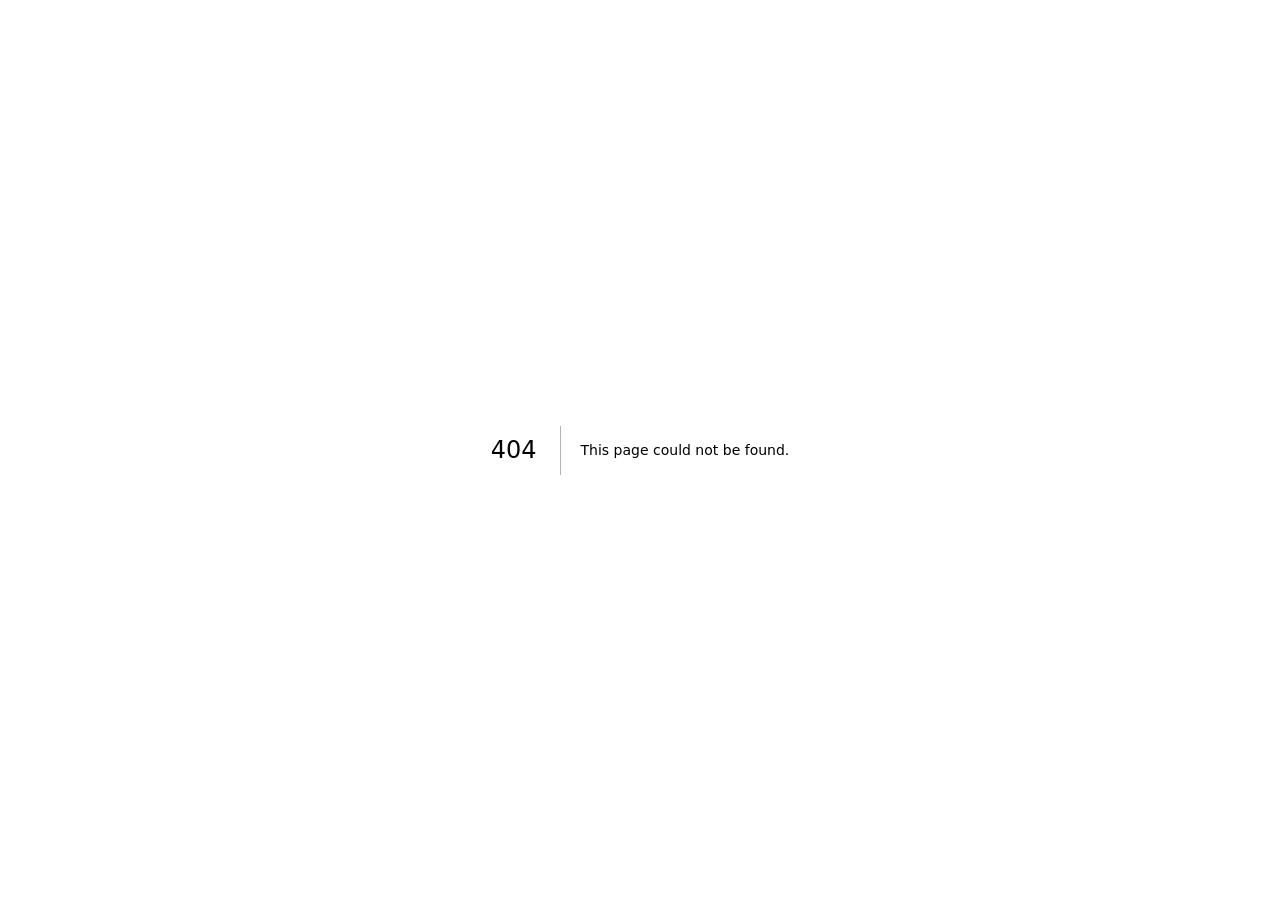
<file: 404/index.html>
<!DOCTYPE html><!--RcgUFj_8C_EQ8WOXBQBvH--><html lang="en" class="__variable_7347c0 __variable_54c0d3"><head><meta charSet="utf-8"/><meta name="viewport" content="width=device-width, initial-scale=1"/><link rel="preload" href="/_next/static/media/c214ffb7f5362987-s.p.woff2" as="font" crossorigin="" type="font/woff2"/><link rel="preload" href="/_next/static/media/f39fb73de5e89135.p.woff2" as="font" crossorigin="" type="font/woff2"/><link rel="stylesheet" href="/_next/static/css/16d25912baa9da85.css" data-precedence="next"/><link rel="preload" as="script" fetchPriority="low" href="/_next/static/chunks/webpack-569fa320489b206b.js"/><script src="/_next/static/chunks/4bd1b696-c023c6e3521b1417.js" async=""></script><script src="/_next/static/chunks/255-1f92380adbc6ec99.js" async=""></script><script src="/_next/static/chunks/main-app-9796dcdf14ed27b8.js" async=""></script><script src="/_next/static/chunks/app/layout-2d9bdec191702efd.js" async=""></script><meta name="robots" content="noindex"/><meta name="next-size-adjust" content=""/><title>404: This page could not be found.</title><meta name="theme-color" content="#0b0b0b"/><meta name="color-scheme" content="dark"/><title>Down Town Fitness — Strength, Functional Fitness &amp; Coaching</title><meta name="description" content="Down Town Fitness is a training space for every level — strength training, functional fitness, conditioning and coaching in a supportive community."/><meta name="robots" content="noindex, nofollow"/><meta property="og:title" content="Down Town Fitness — Built to move. Made to be stronger."/><meta property="og:description" content="Down Town Fitness is a training space for every level — strength training, functional fitness, conditioning and coaching in a supportive community."/><meta property="og:site_name" content="Down Town Fitness"/><meta property="og:image" content="https://example.com/images/hero-group-squat.jpg"/><meta property="og:image:width" content="1620"/><meta property="og:image:height" content="1080"/><meta property="og:image:alt" content="Members training front squats together on the gym floor"/><meta property="og:type" content="website"/><meta name="twitter:card" content="summary_large_image"/><meta name="twitter:title" content="Down Town Fitness — Built to move. Made to be stronger."/><meta name="twitter:description" content="Down Town Fitness is a training space for every level — strength training, functional fitness, conditioning and coaching in a supportive community."/><meta name="twitter:image" content="https://example.com/images/hero-group-squat.jpg"/><meta name="twitter:image:width" content="1620"/><meta name="twitter:image:height" content="1080"/><meta name="twitter:image:alt" content="Members training front squats together on the gym floor"/><link rel="icon" href="/icon.svg?678000c1a37439f6" type="image/svg+xml" sizes="any"/><script src="/_next/static/chunks/polyfills-42372ed130431b0a.js" noModule=""></script></head><body><div hidden=""><!--$--><!--/$--></div><a href="#main" class="sr-only focus:not-sr-only focus:fixed focus:left-4 focus:top-4 focus:z-[100] focus:rounded-full focus:bg-ember focus:px-4 focus:py-2 focus:text-ink">Skip to content</a><div style="font-family:system-ui,&quot;Segoe UI&quot;,Roboto,Helvetica,Arial,sans-serif,&quot;Apple Color Emoji&quot;,&quot;Segoe UI Emoji&quot;;height:100vh;text-align:center;display:flex;flex-direction:column;align-items:center;justify-content:center"><div><style>body{color:#000;background:#fff;margin:0}.next-error-h1{border-right:1px solid rgba(0,0,0,.3)}@media (prefers-color-scheme:dark){body{color:#fff;background:#000}.next-error-h1{border-right:1px solid rgba(255,255,255,.3)}}</style><h1 class="next-error-h1" style="display:inline-block;margin:0 20px 0 0;padding:0 23px 0 0;font-size:24px;font-weight:500;vertical-align:top;line-height:49px">404</h1><div style="display:inline-block"><h2 style="font-size:14px;font-weight:400;line-height:49px;margin:0">This page could not be found.</h2></div></div></div><!--$--><!--/$--><script type="application/ld+json">{"@context":"https://schema.org","@type":"ExerciseGym","name":"Down Town Fitness","description":"Down Town Fitness is a training space for every level — strength training, functional fitness, conditioning and coaching in a supportive community.","url":"https://example.com","email":"hello@example.com","image":"/images/hero-group-squat.jpg"}</script><script src="/_next/static/chunks/webpack-569fa320489b206b.js" id="_R_" async=""></script><script>(self.__next_f=self.__next_f||[]).push([0])</script><script>self.__next_f.push([1,"1:\"$Sreact.fragment\"\n2:I[106,[\"177\",\"static/chunks/app/layout-2d9bdec191702efd.js\"],\"SmoothScroll\"]\n3:I[9766,[],\"\"]\n4:I[8924,[],\"\"]\n5:I[4431,[],\"OutletBoundary\"]\n7:I[5278,[],\"AsyncMetadataOutlet\"]\n9:I[4431,[],\"ViewportBoundary\"]\nb:I[4431,[],\"MetadataBoundary\"]\nc:\"$Sreact.suspense\"\ne:I[7150,[],\"\"]\n:HL[\"/_next/static/media/c214ffb7f5362987-s.p.woff2\",\"font\",{\"crossOrigin\":\"\",\"type\":\"font/woff2\"}]\n:HL[\"/_next/static/media/f39fb73de5e89135.p.woff2\",\"font\",{\"crossOrigin\":\"\",\"type\":\"font/woff2\"}]\n:HL[\"/_next/static/css/16d25912baa9da85.css\",\"style\"]\n"])</script><script>self.__next_f.push([1,"0:{\"P\":null,\"b\":\"RcgUFj_8C-EQ8WOXBQBvH\",\"p\":\"\",\"c\":[\"\",\"_not-found\",\"\"],\"i\":false,\"f\":[[[\"\",{\"children\":[\"/_not-found\",{\"children\":[\"__PAGE__\",{}]}]},\"$undefined\",\"$undefined\",true],[\"\",[\"$\",\"$1\",\"c\",{\"children\":[[[\"$\",\"link\",\"0\",{\"rel\":\"stylesheet\",\"href\":\"/_next/static/css/16d25912baa9da85.css\",\"precedence\":\"next\",\"crossOrigin\":\"$undefined\",\"nonce\":\"$undefined\"}]],[\"$\",\"html\",null,{\"lang\":\"en\",\"className\":\"__variable_7347c0 __variable_54c0d3\",\"children\":[\"$\",\"body\",null,{\"children\":[[\"$\",\"a\",null,{\"href\":\"#main\",\"className\":\"sr-only focus:not-sr-only focus:fixed focus:left-4 focus:top-4 focus:z-[100] focus:rounded-full focus:bg-ember focus:px-4 focus:py-2 focus:text-ink\",\"children\":\"Skip to content\"}],[\"$\",\"$L2\",null,{\"children\":[\"$\",\"$L3\",null,{\"parallelRouterKey\":\"children\",\"error\":\"$undefined\",\"errorStyles\":\"$undefined\",\"errorScripts\":\"$undefined\",\"template\":[\"$\",\"$L4\",null,{}],\"templateStyles\":\"$undefined\",\"templateScripts\":\"$undefined\",\"notFound\":\"$undefined\",\"forbidden\":\"$undefined\",\"unauthorized\":\"$undefined\"}]}],[\"$\",\"script\",null,{\"type\":\"application/ld+json\",\"dangerouslySetInnerHTML\":{\"__html\":\"{\\\"@context\\\":\\\"https://schema.org\\\",\\\"@type\\\":\\\"ExerciseGym\\\",\\\"name\\\":\\\"Down Town Fitness\\\",\\\"description\\\":\\\"Down Town Fitness is a training space for every level — strength training, functional fitness, conditioning and coaching in a supportive community.\\\",\\\"url\\\":\\\"https://example.com\\\",\\\"email\\\":\\\"hello@example.com\\\",\\\"image\\\":\\\"/images/hero-group-squat.jpg\\\"}\"}}]]}]}]]}],{\"children\":[\"/_not-found\",[\"$\",\"$1\",\"c\",{\"children\":[null,[\"$\",\"$L3\",null,{\"parallelRouterKey\":\"children\",\"error\":\"$undefined\",\"errorStyles\":\"$undefined\",\"errorScripts\":\"$undefined\",\"template\":[\"$\",\"$L4\",null,{}],\"templateStyles\":\"$undefined\",\"templateScripts\":\"$undefined\",\"notFound\":\"$undefined\",\"forbidden\":\"$undefined\",\"unauthorized\":\"$undefined\"}]]}],{\"children\":[\"__PAGE__\",[\"$\",\"$1\",\"c\",{\"children\":[[[\"$\",\"title\",null,{\"children\":\"404: This page could not be found.\"}],[\"$\",\"div\",null,{\"style\":{\"fontFamily\":\"system-ui,\\\"Segoe UI\\\",Roboto,Helvetica,Arial,sans-serif,\\\"Apple Color Emoji\\\",\\\"Segoe UI Emoji\\\"\",\"height\":\"100vh\",\"textAlign\":\"center\",\"display\":\"flex\",\"flexDirection\":\"column\",\"alignItems\":\"center\",\"justifyContent\":\"center\"},\"children\":[\"$\",\"div\",null,{\"children\":[[\"$\",\"style\",null,{\"dangerouslySetInnerHTML\":{\"__html\":\"body{color:#000;background:#fff;margin:0}.next-error-h1{border-right:1px solid rgba(0,0,0,.3)}@media (prefers-color-scheme:dark){body{color:#fff;background:#000}.next-error-h1{border-right:1px solid rgba(255,255,255,.3)}}\"}}],[\"$\",\"h1\",null,{\"className\":\"next-error-h1\",\"style\":{\"display\":\"inline-block\",\"margin\":\"0 20px 0 0\",\"padding\":\"0 23px 0 0\",\"fontSize\":24,\"fontWeight\":500,\"verticalAlign\":\"top\",\"lineHeight\":\"49px\"},\"children\":404}],[\"$\",\"div\",null,{\"style\":{\"display\":\"inline-block\"},\"children\":[\"$\",\"h2\",null,{\"style\":{\"fontSize\":14,\"fontWeight\":400,\"lineHeight\":\"49px\",\"margin\":0},\"children\":\"This page could not be found.\"}]}]]}]}]],null,[\"$\",\"$L5\",null,{\"children\":[\"$L6\",[\"$\",\"$L7\",null,{\"promise\":\"$@8\"}]]}]]}],{},null,false]},null,false]},null,false],[\"$\",\"$1\",\"h\",{\"children\":[[\"$\",\"meta\",null,{\"name\":\"robots\",\"content\":\"noindex\"}],[[\"$\",\"$L9\",null,{\"children\":\"$La\"}],[\"$\",\"meta\",null,{\"name\":\"next-size-adjust\",\"content\":\"\"}]],[\"$\",\"$Lb\",null,{\"children\":[\"$\",\"div\",null,{\"hidden\":true,\"children\":[\"$\",\"$c\",null,{\"fallback\":null,\"children\":\"$Ld\"}]}]}]]}],false]],\"m\":\"$undefined\",\"G\":[\"$e\",[]],\"s\":false,\"S\":true}\n"])</script><script>self.__next_f.push([1,"a:[[\"$\",\"meta\",\"0\",{\"charSet\":\"utf-8\"}],[\"$\",\"meta\",\"1\",{\"name\":\"viewport\",\"content\":\"width=device-width, initial-scale=1\"}],[\"$\",\"meta\",\"2\",{\"name\":\"theme-color\",\"content\":\"#0b0b0b\"}],[\"$\",\"meta\",\"3\",{\"name\":\"color-scheme\",\"content\":\"dark\"}]]\n6:null\n"])</script><script>self.__next_f.push([1,"f:I[622,[],\"IconMark\"]\n"])</script><script>self.__next_f.push([1,"8:{\"metadata\":[[\"$\",\"title\",\"0\",{\"children\":\"Down Town Fitness — Strength, Functional Fitness \u0026 Coaching\"}],[\"$\",\"meta\",\"1\",{\"name\":\"description\",\"content\":\"Down Town Fitness is a training space for every level — strength training, functional fitness, conditioning and coaching in a supportive community.\"}],[\"$\",\"meta\",\"2\",{\"name\":\"robots\",\"content\":\"noindex, nofollow\"}],[\"$\",\"meta\",\"3\",{\"property\":\"og:title\",\"content\":\"Down Town Fitness — Built to move. Made to be stronger.\"}],[\"$\",\"meta\",\"4\",{\"property\":\"og:description\",\"content\":\"Down Town Fitness is a training space for every level — strength training, functional fitness, conditioning and coaching in a supportive community.\"}],[\"$\",\"meta\",\"5\",{\"property\":\"og:site_name\",\"content\":\"Down Town Fitness\"}],[\"$\",\"meta\",\"6\",{\"property\":\"og:image\",\"content\":\"https://example.com/images/hero-group-squat.jpg\"}],[\"$\",\"meta\",\"7\",{\"property\":\"og:image:width\",\"content\":\"1620\"}],[\"$\",\"meta\",\"8\",{\"property\":\"og:image:height\",\"content\":\"1080\"}],[\"$\",\"meta\",\"9\",{\"property\":\"og:image:alt\",\"content\":\"Members training front squats together on the gym floor\"}],[\"$\",\"meta\",\"10\",{\"property\":\"og:type\",\"content\":\"website\"}],[\"$\",\"meta\",\"11\",{\"name\":\"twitter:card\",\"content\":\"summary_large_image\"}],[\"$\",\"meta\",\"12\",{\"name\":\"twitter:title\",\"content\":\"Down Town Fitness — Built to move. Made to be stronger.\"}],[\"$\",\"meta\",\"13\",{\"name\":\"twitter:description\",\"content\":\"Down Town Fitness is a training space for every level — strength training, functional fitness, conditioning and coaching in a supportive community.\"}],[\"$\",\"meta\",\"14\",{\"name\":\"twitter:image\",\"content\":\"https://example.com/images/hero-group-squat.jpg\"}],[\"$\",\"meta\",\"15\",{\"name\":\"twitter:image:width\",\"content\":\"1620\"}],[\"$\",\"meta\",\"16\",{\"name\":\"twitter:image:height\",\"content\":\"1080\"}],[\"$\",\"meta\",\"17\",{\"name\":\"twitter:image:alt\",\"content\":\"Members training front squats together on the gym floor\"}],[\"$\",\"link\",\"18\",{\"rel\":\"icon\",\"href\":\"/icon.svg?678000c1a37439f6\",\"type\":\"image/svg+xml\",\"sizes\":\"any\"}],[\"$\",\"$Lf\",\"19\",{}]],\"error\":null,\"digest\":\"$undefined\"}\n"])</script><script>self.__next_f.push([1,"d:\"$8:metadata\"\n"])</script></body></html>
</file>
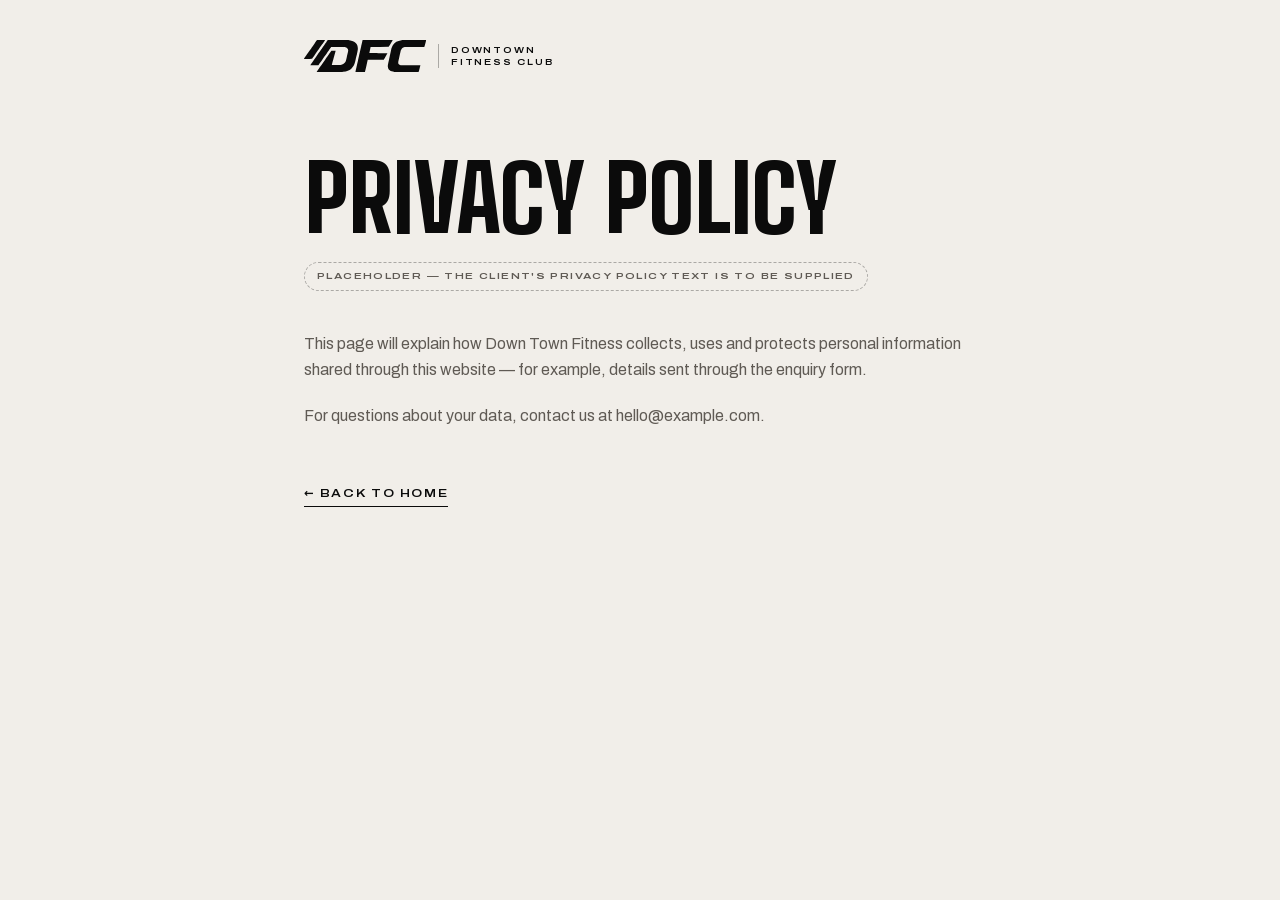
<file: privacy/index.html>
<!DOCTYPE html><!--RcgUFj_8C_EQ8WOXBQBvH--><html lang="en" class="__variable_7347c0 __variable_54c0d3"><head><meta charSet="utf-8"/><meta name="viewport" content="width=device-width, initial-scale=1"/><link rel="preload" href="/_next/static/media/c214ffb7f5362987-s.p.woff2" as="font" crossorigin="" type="font/woff2"/><link rel="preload" href="/_next/static/media/f39fb73de5e89135.p.woff2" as="font" crossorigin="" type="font/woff2"/><link rel="stylesheet" href="/_next/static/css/16d25912baa9da85.css" data-precedence="next"/><link rel="preload" as="script" fetchPriority="low" href="/_next/static/chunks/webpack-569fa320489b206b.js"/><script src="/_next/static/chunks/4bd1b696-c023c6e3521b1417.js" async=""></script><script src="/_next/static/chunks/255-1f92380adbc6ec99.js" async=""></script><script src="/_next/static/chunks/main-app-9796dcdf14ed27b8.js" async=""></script><script src="/_next/static/chunks/app/layout-2d9bdec191702efd.js" async=""></script><meta name="next-size-adjust" content=""/><meta name="theme-color" content="#0b0b0b"/><meta name="color-scheme" content="dark"/><title>Privacy Policy — Down Town Fitness</title><meta name="description" content="Down Town Fitness is a training space for every level — strength training, functional fitness, conditioning and coaching in a supportive community."/><meta name="robots" content="noindex, nofollow"/><meta property="og:title" content="Down Town Fitness — Built to move. Made to be stronger."/><meta property="og:description" content="Down Town Fitness is a training space for every level — strength training, functional fitness, conditioning and coaching in a supportive community."/><meta property="og:site_name" content="Down Town Fitness"/><meta property="og:image" content="https://example.com/images/hero-group-squat.jpg"/><meta property="og:image:width" content="1620"/><meta property="og:image:height" content="1080"/><meta property="og:image:alt" content="Members training front squats together on the gym floor"/><meta property="og:type" content="website"/><meta name="twitter:card" content="summary_large_image"/><meta name="twitter:title" content="Down Town Fitness — Built to move. Made to be stronger."/><meta name="twitter:description" content="Down Town Fitness is a training space for every level — strength training, functional fitness, conditioning and coaching in a supportive community."/><meta name="twitter:image" content="https://example.com/images/hero-group-squat.jpg"/><meta name="twitter:image:width" content="1620"/><meta name="twitter:image:height" content="1080"/><meta name="twitter:image:alt" content="Members training front squats together on the gym floor"/><link rel="icon" href="/icon.svg?678000c1a37439f6" type="image/svg+xml" sizes="any"/><script src="/_next/static/chunks/polyfills-42372ed130431b0a.js" noModule=""></script></head><body><div hidden=""><!--$--><!--/$--></div><a href="#main" class="sr-only focus:not-sr-only focus:fixed focus:left-4 focus:top-4 focus:z-[100] focus:rounded-full focus:bg-ember focus:px-4 focus:py-2 focus:text-ink">Skip to content</a><main class="min-h-screen bg-bone text-ink"><div class="container-x max-w-3xl py-10"><a href="/" class="inline-block text-ink" aria-label="Down Town Fitness — home"><span class="inline-flex items-center gap-3 "><svg viewBox="28.5 151.2 540.4 141.7" class="h-7 w-auto md:h-8" role="img" aria-label="DFC"><path d="M201.62,292.31C218.62,289.84 228.81,286.04 237.01,279.11C243.09,273.97 249.34,264.87 252.24,256.92C253.34,253.92 255.94,243.64 257.73,235.25C258.12,233.39 258.98,229.68 259.63,227.00C260.28,224.32 261.03,221.17 261.29,220.00C261.56,218.83 261.99,217.09 262.25,216.12C262.51,215.16 262.85,213.60 263.00,212.65C263.15,211.70 263.49,210.13 263.76,209.15C264.72,205.62 266.51,195.90 266.77,192.80C268.69,169.64 256.48,156.52 228.75,151.95L225.38,151.39L179.91,151.31C141.19,151.25 134.36,151.29 133.91,151.58C133.61,151.78 132.42,153.31 131.25,154.99C130.08,156.67 128.61,158.73 127.99,159.58C127.36,160.43 125.85,162.59 124.64,164.38C123.42,166.16 121.96,168.24 121.39,169.00C120.82,169.76 119.49,171.67 118.42,173.25C117.36,174.83 115.54,177.47 114.38,179.12C113.23,180.78 111.55,183.19 110.64,184.50C109.74,185.81 108.51,187.56 107.91,188.40C107.31,189.24 106.08,190.98 105.19,192.28C104.30,193.57 101.96,196.93 99.99,199.75C98.02,202.57 95.78,205.79 95.02,206.91C92.78,210.18 89.30,215.18 87.38,217.88C86.39,219.25 84.14,222.46 82.37,225.00C79.12,229.67 76.63,233.23 72.75,238.74C71.58,240.40 70.40,242.12 70.12,242.58C69.67,243.32 68.63,244.80 62.98,252.74C59.58,257.53 56.50,262.11 56.50,262.40C56.50,262.56 56.64,262.80 56.81,262.95C57.26,263.31 90.64,263.64 91.54,263.29C92.46,262.93 92.99,262.32 95.43,258.75C96.61,257.03 99.34,253.09 101.50,250.00C103.65,246.91 106.58,242.69 108.00,240.62C109.42,238.56 111.34,235.81 112.25,234.50C113.17,233.19 115.59,229.71 117.63,226.75C119.67,223.79 121.84,220.70 122.44,219.88C123.38,218.60 126.57,214.08 129.85,209.38C130.33,208.69 131.49,207.04 132.43,205.71C133.36,204.37 134.69,202.48 135.38,201.50C136.06,200.52 137.36,198.67 138.25,197.40C139.14,196.13 141.08,193.35 142.56,191.23C147.36,184.35 148.79,182.47 149.42,182.23C150.23,181.92 199.42,181.94 203.43,182.25C209.02,182.68 216.00,184.48 218.38,186.09C222.53,188.91 224.45,192.71 224.18,197.63C224.04,200.23 221.87,210.68 219.74,219.00C219.23,221.01 218.69,223.45 217.61,228.62C217.24,230.41 216.56,233.37 216.09,235.20C215.63,237.03 215.25,238.75 215.25,239.02C215.25,239.86 213.24,245.77 212.37,247.50C208.85,254.50 200.78,259.65 190.12,261.69C187.49,262.19 153.37,262.47 152.48,261.99L151.93,261.70L152.08,260.16C152.16,259.32 152.46,257.95 152.75,257.12C153.04,256.30 153.44,254.89 153.65,254.00C154.00,252.45 154.93,249.10 156.52,243.62C156.92,242.25 157.35,240.62 157.49,240.00C157.62,239.38 157.91,238.37 158.12,237.75C158.34,237.13 158.75,235.58 159.03,234.29C159.31,233.01 159.70,231.49 159.91,230.92C160.36,229.64 162.19,223.14 162.62,221.25C162.80,220.49 163.11,219.43 163.31,218.88C163.51,218.32 163.76,217.43 163.85,216.88C164.04,215.82 165.56,210.25 166.75,206.25C168.61,200.02 168.83,198.86 168.22,198.48C167.70,198.15 151.24,198.19 150.28,198.53C149.47,198.81 149.53,198.73 140.83,211.38C138.31,215.04 134.84,220.03 131.99,224.09C129.56,227.54 121.84,238.65 118.27,243.85C116.95,245.76 115.14,248.38 114.25,249.67C108.99,257.26 104.42,263.82 100.87,268.88C98.66,272.04 96.18,275.58 95.37,276.75C94.56,277.92 92.49,280.90 90.77,283.38C86.37,289.72 85.00,291.76 85.00,291.95C85.01,292.26 85.37,292.67 85.75,292.82C85.96,292.90 111.27,292.94 142.00,292.91L197.88,292.85L201.62,292.31ZM298.16,292.63C298.77,292.21 300.87,283.85 303.39,271.88C303.88,269.54 304.61,266.33 305.00,264.74C305.40,263.16 306.24,259.39 306.87,256.37C307.49,253.35 308.22,250.09 308.48,249.12C308.74,248.16 309.03,246.87 309.12,246.25C309.38,244.49 310.71,239.72 311.08,239.19C311.11,239.16 326.89,239.07 346.16,239.00L381.20,238.88L381.74,238.38C382.35,237.83 384.20,234.74 388.63,226.88C390.25,223.99 392.48,220.05 393.58,218.12C398.00,210.39 397.96,210.49 397.37,209.90L396.96,209.50L358.25,209.50C334.61,209.50 319.29,209.41 318.91,209.26C317.95,208.90 317.92,208.27 318.72,204.83C319.13,203.07 319.53,201.23 319.63,200.75C319.72,200.27 320.12,198.53 320.51,196.88C320.90,195.22 321.52,192.22 321.87,190.20C322.78,184.97 323.24,183.06 323.76,182.43L324.21,181.88L363.58,181.75L402.96,181.62L403.56,181.06C403.89,180.75 404.71,179.51 405.37,178.31C406.04,177.11 406.82,175.79 407.12,175.38C407.42,174.96 408.73,172.82 410.05,170.62C412.18,167.05 415.19,162.08 419.30,155.38C420.91,152.74 421.15,152.11 420.74,151.61C420.48,151.30 411.85,151.25 354.55,151.25L288.66,151.25L288.22,151.65C287.95,151.90 287.57,153.01 287.25,154.47C286.97,155.79 286.51,157.72 286.24,158.75C285.97,159.78 285.53,161.69 285.27,163.00C285.00,164.31 284.61,166.05 284.40,166.88C284.06,168.21 282.50,175.22 281.61,179.44C281.42,180.30 281.05,181.82 280.78,182.81C280.51,183.81 280.17,185.39 280.01,186.32C279.86,187.25 279.62,188.32 279.47,188.69C279.33,189.07 278.83,191.23 278.36,193.50C277.90,195.77 277.13,199.31 276.65,201.38C276.17,203.44 275.60,205.91 275.38,206.88C275.16,207.84 274.70,209.81 274.36,211.25C274.03,212.69 273.47,215.22 273.13,216.88C272.20,221.34 271.11,226.15 269.02,235.00C268.61,236.72 268.21,238.57 268.13,239.12C268.05,239.68 267.71,241.31 267.37,242.75C265.06,252.70 264.43,255.37 263.97,257.25C263.68,258.42 263.30,260.22 263.12,261.25C262.94,262.28 262.56,264.08 262.29,265.25C262.01,266.42 261.33,269.29 260.79,271.62C260.25,273.96 259.40,277.57 258.90,279.65C258.41,281.72 258.00,283.64 258.00,283.90C258.00,284.17 257.66,285.79 257.24,287.51C256.35,291.16 256.35,292.22 257.25,292.68C258.25,293.18 297.44,293.14 298.16,292.63ZM536.10,292.25C536.70,291.63 538.16,286.75 539.48,280.88C539.76,279.64 540.44,276.94 540.99,274.88C541.55,272.81 542.38,269.66 542.85,267.88C543.33,266.09 543.78,264.45 543.86,264.24C543.94,264.03 543.85,263.64 543.65,263.37L543.29,262.88L499.83,262.75L456.38,262.62L453.89,261.94C450.10,260.89 448.09,259.36 446.73,256.44L445.88,254.62L445.90,251.25C445.92,248.69 446.06,247.33 446.48,245.62C446.78,244.39 447.19,242.47 447.40,241.38C447.60,240.28 447.95,238.76 448.16,238.00C448.56,236.60 449.11,234.06 450.62,226.75C451.64,221.82 453.15,215.07 455.03,207.02C455.31,205.86 455.69,203.97 455.89,202.83C456.87,197.23 460.35,190.59 464.22,186.94C466.86,184.45 469.08,183.49 474.62,182.44L477.62,181.88L518.62,181.96C547.02,182.02 559.83,181.97 560.30,181.79C561.48,181.33 561.91,180.16 564.84,169.50C565.31,167.78 566.29,164.41 567.01,162.00C569.78,152.69 569.86,152.25 568.91,151.63C568.38,151.28 562.84,151.25 515.72,151.32L463.12,151.40L460.25,151.84C441.28,154.70 430.75,160.72 422.65,173.33C419.32,178.52 415.71,187.48 414.86,192.62C414.77,193.18 414.49,194.49 414.23,195.54C413.96,196.59 413.48,198.78 413.14,200.41C412.81,202.04 412.19,204.95 411.77,206.88C411.34,208.80 410.71,211.78 410.36,213.50C409.78,216.37 409.32,218.47 407.25,227.62C406.85,229.41 406.12,232.90 405.62,235.38C405.13,237.85 404.34,241.51 403.88,243.50C399.91,260.60 399.22,265.43 399.98,271.07C401.71,284.02 410.58,290.51 429.25,292.49C433.32,292.92 432.03,292.91 485.18,292.89L535.49,292.88L536.10,292.25ZM63.36,234.65C63.90,234.42 64.53,233.80 65.09,232.96C65.58,232.23 67.20,229.91 68.68,227.81C70.16,225.72 72.84,221.91 74.62,219.36C76.41,216.81 78.64,213.63 79.58,212.30C81.69,209.29 83.20,207.13 85.55,203.73C86.55,202.28 87.97,200.25 88.70,199.23C89.43,198.21 91.01,195.97 92.21,194.25C99.81,183.42 103.81,177.69 105.12,175.77C105.95,174.56 107.33,172.57 108.20,171.35C111.17,167.15 113.47,163.87 114.94,161.75C115.74,160.58 117.42,158.16 118.66,156.38C121.51,152.29 121.62,152.07 121.24,151.61C120.91,151.22 87.14,151.08 86.15,151.47C85.89,151.57 85.05,152.57 84.28,153.69C83.51,154.81 81.75,157.33 80.38,159.29C79.00,161.24 76.81,164.39 75.50,166.27C72.26,170.95 69.57,174.80 67.06,178.38C65.02,181.27 62.74,184.54 52.79,198.82C46.66,207.62 44.18,211.20 40.98,215.81C39.53,217.91 36.73,221.93 34.76,224.75C30.39,230.99 28.50,233.78 28.50,233.98C28.53,234.83 28.67,234.83 50.95,234.94C60.44,234.99 62.67,234.94 63.36,234.65Z" fill="currentColor" fill-rule="evenodd"></path></svg><span class="label hidden border-l border-current/30 pl-3 !text-[0.56rem] !leading-[1.35] !tracking-[0.2em] sm:block">Downtown<br/>Fitness Club</span></span></a><h1 class="font-display h-lg mt-20">Privacy Policy</h1><p class="label mt-6 inline-block rounded-full border border-dashed border-ink/30 px-3 py-1.5 !text-[0.62rem] text-stone">Placeholder — the client&#x27;s privacy policy text is to be supplied</p><div class="mt-10 space-y-5 leading-relaxed text-stone"><p>This page will explain how <!-- -->Down Town Fitness<!-- --> collects, uses and protects personal information shared through this website — for example, details sent through the enquiry form.</p><p>For questions about your data, contact us at <!-- -->hello@example.com<!-- -->.</p></div><a href="/" class="label mt-14 inline-block border-b border-ink pb-1 hover:text-ember">← Back to home</a></div></main><!--$--><!--/$--><script type="application/ld+json">{"@context":"https://schema.org","@type":"ExerciseGym","name":"Down Town Fitness","description":"Down Town Fitness is a training space for every level — strength training, functional fitness, conditioning and coaching in a supportive community.","url":"https://example.com","email":"hello@example.com","image":"/images/hero-group-squat.jpg"}</script><script src="/_next/static/chunks/webpack-569fa320489b206b.js" id="_R_" async=""></script><script>(self.__next_f=self.__next_f||[]).push([0])</script><script>self.__next_f.push([1,"1:\"$Sreact.fragment\"\n2:I[106,[\"177\",\"static/chunks/app/layout-2d9bdec191702efd.js\"],\"SmoothScroll\"]\n3:I[9766,[],\"\"]\n4:I[8924,[],\"\"]\nd:I[7150,[],\"\"]\n:HL[\"/_next/static/media/c214ffb7f5362987-s.p.woff2\",\"font\",{\"crossOrigin\":\"\",\"type\":\"font/woff2\"}]\n:HL[\"/_next/static/media/f39fb73de5e89135.p.woff2\",\"font\",{\"crossOrigin\":\"\",\"type\":\"font/woff2\"}]\n:HL[\"/_next/static/css/16d25912baa9da85.css\",\"style\"]\n5:T1e3f,"])</script><script>self.__next_f.push([1,"M201.62,292.31C218.62,289.84 228.81,286.04 237.01,279.11C243.09,273.97 249.34,264.87 252.24,256.92C253.34,253.92 255.94,243.64 257.73,235.25C258.12,233.39 258.98,229.68 259.63,227.00C260.28,224.32 261.03,221.17 261.29,220.00C261.56,218.83 261.99,217.09 262.25,216.12C262.51,215.16 262.85,213.60 263.00,212.65C263.15,211.70 263.49,210.13 263.76,209.15C264.72,205.62 266.51,195.90 266.77,192.80C268.69,169.64 256.48,156.52 228.75,151.95L225.38,151.39L179.91,151.31C141.19,151.25 134.36,151.29 133.91,151.58C133.61,151.78 132.42,153.31 131.25,154.99C130.08,156.67 128.61,158.73 127.99,159.58C127.36,160.43 125.85,162.59 124.64,164.38C123.42,166.16 121.96,168.24 121.39,169.00C120.82,169.76 119.49,171.67 118.42,173.25C117.36,174.83 115.54,177.47 114.38,179.12C113.23,180.78 111.55,183.19 110.64,184.50C109.74,185.81 108.51,187.56 107.91,188.40C107.31,189.24 106.08,190.98 105.19,192.28C104.30,193.57 101.96,196.93 99.99,199.75C98.02,202.57 95.78,205.79 95.02,206.91C92.78,210.18 89.30,215.18 87.38,217.88C86.39,219.25 84.14,222.46 82.37,225.00C79.12,229.67 76.63,233.23 72.75,238.74C71.58,240.40 70.40,242.12 70.12,242.58C69.67,243.32 68.63,244.80 62.98,252.74C59.58,257.53 56.50,262.11 56.50,262.40C56.50,262.56 56.64,262.80 56.81,262.95C57.26,263.31 90.64,263.64 91.54,263.29C92.46,262.93 92.99,262.32 95.43,258.75C96.61,257.03 99.34,253.09 101.50,250.00C103.65,246.91 106.58,242.69 108.00,240.62C109.42,238.56 111.34,235.81 112.25,234.50C113.17,233.19 115.59,229.71 117.63,226.75C119.67,223.79 121.84,220.70 122.44,219.88C123.38,218.60 126.57,214.08 129.85,209.38C130.33,208.69 131.49,207.04 132.43,205.71C133.36,204.37 134.69,202.48 135.38,201.50C136.06,200.52 137.36,198.67 138.25,197.40C139.14,196.13 141.08,193.35 142.56,191.23C147.36,184.35 148.79,182.47 149.42,182.23C150.23,181.92 199.42,181.94 203.43,182.25C209.02,182.68 216.00,184.48 218.38,186.09C222.53,188.91 224.45,192.71 224.18,197.63C224.04,200.23 221.87,210.68 219.74,219.00C219.23,221.01 218.69,223.45 217.61,228.62C217.24,230.41 216.56,233.37 216.09,235.20C215.63,237.03 215.25,238.75 215.25,239.02C215.25,239.86 213.24,245.77 212.37,247.50C208.85,254.50 200.78,259.65 190.12,261.69C187.49,262.19 153.37,262.47 152.48,261.99L151.93,261.70L152.08,260.16C152.16,259.32 152.46,257.95 152.75,257.12C153.04,256.30 153.44,254.89 153.65,254.00C154.00,252.45 154.93,249.10 156.52,243.62C156.92,242.25 157.35,240.62 157.49,240.00C157.62,239.38 157.91,238.37 158.12,237.75C158.34,237.13 158.75,235.58 159.03,234.29C159.31,233.01 159.70,231.49 159.91,230.92C160.36,229.64 162.19,223.14 162.62,221.25C162.80,220.49 163.11,219.43 163.31,218.88C163.51,218.32 163.76,217.43 163.85,216.88C164.04,215.82 165.56,210.25 166.75,206.25C168.61,200.02 168.83,198.86 168.22,198.48C167.70,198.15 151.24,198.19 150.28,198.53C149.47,198.81 149.53,198.73 140.83,211.38C138.31,215.04 134.84,220.03 131.99,224.09C129.56,227.54 121.84,238.65 118.27,243.85C116.95,245.76 115.14,248.38 114.25,249.67C108.99,257.26 104.42,263.82 100.87,268.88C98.66,272.04 96.18,275.58 95.37,276.75C94.56,277.92 92.49,280.90 90.77,283.38C86.37,289.72 85.00,291.76 85.00,291.95C85.01,292.26 85.37,292.67 85.75,292.82C85.96,292.90 111.27,292.94 142.00,292.91L197.88,292.85L201.62,292.31ZM298.16,292.63C298.77,292.21 300.87,283.85 303.39,271.88C303.88,269.54 304.61,266.33 305.00,264.74C305.40,263.16 306.24,259.39 306.87,256.37C307.49,253.35 308.22,250.09 308.48,249.12C308.74,248.16 309.03,246.87 309.12,246.25C309.38,244.49 310.71,239.72 311.08,239.19C311.11,239.16 326.89,239.07 346.16,239.00L381.20,238.88L381.74,238.38C382.35,237.83 384.20,234.74 388.63,226.88C390.25,223.99 392.48,220.05 393.58,218.12C398.00,210.39 397.96,210.49 397.37,209.90L396.96,209.50L358.25,209.50C334.61,209.50 319.29,209.41 318.91,209.26C317.95,208.90 317.92,208.27 318.72,204.83C319.13,203.07 319.53,201.23 319.63,200.75C319.72,200.27 320.12,198.53 320.51,196.88C320.90,195.22 321.52,192.22 321.87,190.20C322.78,184.97 323.24,183.06 323.76,182.43L324.21,181.88L363.58,181.75L402.96,181.62L403.56,181.06C403.89,180.75 404.71,179.51 405.37,178.31C406.04,177.11 406.82,175.79 407.12,175.38C407.42,174.96 408.73,172.82 410.05,170.62C412.18,167.05 415.19,162.08 419.30,155.38C420.91,152.74 421.15,152.11 420.74,151.61C420.48,151.30 411.85,151.25 354.55,151.25L288.66,151.25L288.22,151.65C287.95,151.90 287.57,153.01 287.25,154.47C286.97,155.79 286.51,157.72 286.24,158.75C285.97,159.78 285.53,161.69 285.27,163.00C285.00,164.31 284.61,166.05 284.40,166.88C284.06,168.21 282.50,175.22 281.61,179.44C281.42,180.30 281.05,181.82 280.78,182.81C280.51,183.81 280.17,185.39 280.01,186.32C279.86,187.25 279.62,188.32 279.47,188.69C279.33,189.07 278.83,191.23 278.36,193.50C277.90,195.77 277.13,199.31 276.65,201.38C276.17,203.44 275.60,205.91 275.38,206.88C275.16,207.84 274.70,209.81 274.36,211.25C274.03,212.69 273.47,215.22 273.13,216.88C272.20,221.34 271.11,226.15 269.02,235.00C268.61,236.72 268.21,238.57 268.13,239.12C268.05,239.68 267.71,241.31 267.37,242.75C265.06,252.70 264.43,255.37 263.97,257.25C263.68,258.42 263.30,260.22 263.12,261.25C262.94,262.28 262.56,264.08 262.29,265.25C262.01,266.42 261.33,269.29 260.79,271.62C260.25,273.96 259.40,277.57 258.90,279.65C258.41,281.72 258.00,283.64 258.00,283.90C258.00,284.17 257.66,285.79 257.24,287.51C256.35,291.16 256.35,292.22 257.25,292.68C258.25,293.18 297.44,293.14 298.16,292.63ZM536.10,292.25C536.70,291.63 538.16,286.75 539.48,280.88C539.76,279.64 540.44,276.94 540.99,274.88C541.55,272.81 542.38,269.66 542.85,267.88C543.33,266.09 543.78,264.45 543.86,264.24C543.94,264.03 543.85,263.64 543.65,263.37L543.29,262.88L499.83,262.75L456.38,262.62L453.89,261.94C450.10,260.89 448.09,259.36 446.73,256.44L445.88,254.62L445.90,251.25C445.92,248.69 446.06,247.33 446.48,245.62C446.78,244.39 447.19,242.47 447.40,241.38C447.60,240.28 447.95,238.76 448.16,238.00C448.56,236.60 449.11,234.06 450.62,226.75C451.64,221.82 453.15,215.07 455.03,207.02C455.31,205.86 455.69,203.97 455.89,202.83C456.87,197.23 460.35,190.59 464.22,186.94C466.86,184.45 469.08,183.49 474.62,182.44L477.62,181.88L518.62,181.96C547.02,182.02 559.83,181.97 560.30,181.79C561.48,181.33 561.91,180.16 564.84,169.50C565.31,167.78 566.29,164.41 567.01,162.00C569.78,152.69 569.86,152.25 568.91,151.63C568.38,151.28 562.84,151.25 515.72,151.32L463.12,151.40L460.25,151.84C441.28,154.70 430.75,160.72 422.65,173.33C419.32,178.52 415.71,187.48 414.86,192.62C414.77,193.18 414.49,194.49 414.23,195.54C413.96,196.59 413.48,198.78 413.14,200.41C412.81,202.04 412.19,204.95 411.77,206.88C411.34,208.80 410.71,211.78 410.36,213.50C409.78,216.37 409.32,218.47 407.25,227.62C406.85,229.41 406.12,232.90 405.62,235.38C405.13,237.85 404.34,241.51 403.88,243.50C399.91,260.60 399.22,265.43 399.98,271.07C401.71,284.02 410.58,290.51 429.25,292.49C433.32,292.92 432.03,292.91 485.18,292.89L535.49,292.88L536.10,292.25ZM63.36,234.65C63.90,234.42 64.53,233.80 65.09,232.96C65.58,232.23 67.20,229.91 68.68,227.81C70.16,225.72 72.84,221.91 74.62,219.36C76.41,216.81 78.64,213.63 79.58,212.30C81.69,209.29 83.20,207.13 85.55,203.73C86.55,202.28 87.97,200.25 88.70,199.23C89.43,198.21 91.01,195.97 92.21,194.25C99.81,183.42 103.81,177.69 105.12,175.77C105.95,174.56 107.33,172.57 108.20,171.35C111.17,167.15 113.47,163.87 114.94,161.75C115.74,160.58 117.42,158.16 118.66,156.38C121.51,152.29 121.62,152.07 121.24,151.61C120.91,151.22 87.14,151.08 86.15,151.47C85.89,151.57 85.05,152.57 84.28,153.69C83.51,154.81 81.75,157.33 80.38,159.29C79.00,161.24 76.81,164.39 75.50,166.27C72.26,170.95 69.57,174.80 67.06,178.38C65.02,181.27 62.74,184.54 52.79,198.82C46.66,207.62 44.18,211.20 40.98,215.81C39.53,217.91 36.73,221.93 34.76,224.75C30.39,230.99 28.50,233.78 28.50,233.98C28.53,234.83 28.67,234.83 50.95,234.94C60.44,234.99 62.67,234.94 63.36,234.65Z"])</script><script>self.__next_f.push([1,"0:{\"P\":null,\"b\":\"RcgUFj_8C-EQ8WOXBQBvH\",\"p\":\"\",\"c\":[\"\",\"privacy\",\"\"],\"i\":false,\"f\":[[[\"\",{\"children\":[\"privacy\",{\"children\":[\"__PAGE__\",{}]}]},\"$undefined\",\"$undefined\",true],[\"\",[\"$\",\"$1\",\"c\",{\"children\":[[[\"$\",\"link\",\"0\",{\"rel\":\"stylesheet\",\"href\":\"/_next/static/css/16d25912baa9da85.css\",\"precedence\":\"next\",\"crossOrigin\":\"$undefined\",\"nonce\":\"$undefined\"}]],[\"$\",\"html\",null,{\"lang\":\"en\",\"className\":\"__variable_7347c0 __variable_54c0d3\",\"children\":[\"$\",\"body\",null,{\"children\":[[\"$\",\"a\",null,{\"href\":\"#main\",\"className\":\"sr-only focus:not-sr-only focus:fixed focus:left-4 focus:top-4 focus:z-[100] focus:rounded-full focus:bg-ember focus:px-4 focus:py-2 focus:text-ink\",\"children\":\"Skip to content\"}],[\"$\",\"$L2\",null,{\"children\":[\"$\",\"$L3\",null,{\"parallelRouterKey\":\"children\",\"error\":\"$undefined\",\"errorStyles\":\"$undefined\",\"errorScripts\":\"$undefined\",\"template\":[\"$\",\"$L4\",null,{}],\"templateStyles\":\"$undefined\",\"templateScripts\":\"$undefined\",\"notFound\":[[[\"$\",\"title\",null,{\"children\":\"404: This page could not be found.\"}],[\"$\",\"div\",null,{\"style\":{\"fontFamily\":\"system-ui,\\\"Segoe UI\\\",Roboto,Helvetica,Arial,sans-serif,\\\"Apple Color Emoji\\\",\\\"Segoe UI Emoji\\\"\",\"height\":\"100vh\",\"textAlign\":\"center\",\"display\":\"flex\",\"flexDirection\":\"column\",\"alignItems\":\"center\",\"justifyContent\":\"center\"},\"children\":[\"$\",\"div\",null,{\"children\":[[\"$\",\"style\",null,{\"dangerouslySetInnerHTML\":{\"__html\":\"body{color:#000;background:#fff;margin:0}.next-error-h1{border-right:1px solid rgba(0,0,0,.3)}@media (prefers-color-scheme:dark){body{color:#fff;background:#000}.next-error-h1{border-right:1px solid rgba(255,255,255,.3)}}\"}}],[\"$\",\"h1\",null,{\"className\":\"next-error-h1\",\"style\":{\"display\":\"inline-block\",\"margin\":\"0 20px 0 0\",\"padding\":\"0 23px 0 0\",\"fontSize\":24,\"fontWeight\":500,\"verticalAlign\":\"top\",\"lineHeight\":\"49px\"},\"children\":404}],[\"$\",\"div\",null,{\"style\":{\"display\":\"inline-block\"},\"children\":[\"$\",\"h2\",null,{\"style\":{\"fontSize\":14,\"fontWeight\":400,\"lineHeight\":\"49px\",\"margin\":0},\"children\":\"This page could not be found.\"}]}]]}]}]],[]],\"forbidden\":\"$undefined\",\"unauthorized\":\"$undefined\"}]}],[\"$\",\"script\",null,{\"type\":\"application/ld+json\",\"dangerouslySetInnerHTML\":{\"__html\":\"{\\\"@context\\\":\\\"https://schema.org\\\",\\\"@type\\\":\\\"ExerciseGym\\\",\\\"name\\\":\\\"Down Town Fitness\\\",\\\"description\\\":\\\"Down Town Fitness is a training space for every level — strength training, functional fitness, conditioning and coaching in a supportive community.\\\",\\\"url\\\":\\\"https://example.com\\\",\\\"email\\\":\\\"hello@example.com\\\",\\\"image\\\":\\\"/images/hero-group-squat.jpg\\\"}\"}}]]}]}]]}],{\"children\":[\"privacy\",[\"$\",\"$1\",\"c\",{\"children\":[null,[\"$\",\"$L3\",null,{\"parallelRouterKey\":\"children\",\"error\":\"$undefined\",\"errorStyles\":\"$undefined\",\"errorScripts\":\"$undefined\",\"template\":[\"$\",\"$L4\",null,{}],\"templateStyles\":\"$undefined\",\"templateScripts\":\"$undefined\",\"notFound\":\"$undefined\",\"forbidden\":\"$undefined\",\"unauthorized\":\"$undefined\"}]]}],{\"children\":[\"__PAGE__\",[\"$\",\"$1\",\"c\",{\"children\":[[\"$\",\"main\",null,{\"className\":\"min-h-screen bg-bone text-ink\",\"children\":[\"$\",\"div\",null,{\"className\":\"container-x max-w-3xl py-10\",\"children\":[[\"$\",\"a\",null,{\"href\":\"/\",\"className\":\"inline-block text-ink\",\"aria-label\":\"Down Town Fitness — home\",\"children\":[\"$\",\"span\",null,{\"className\":\"inline-flex items-center gap-3 \",\"children\":[[\"$\",\"svg\",null,{\"viewBox\":\"28.5 151.2 540.4 141.7\",\"className\":\"h-7 w-auto md:h-8\",\"role\":\"img\",\"aria-label\":\"DFC\",\"children\":[\"$\",\"path\",null,{\"d\":\"$5\",\"fill\":\"currentColor\",\"fillRule\":\"evenodd\"}]}],\"$L6\"]}]}],\"$L7\",\"$L8\",\"$L9\",\"$La\"]}]}],null,\"$Lb\"]}],{},null,false]},null,false]},null,false],\"$Lc\",false]],\"m\":\"$undefined\",\"G\":[\"$d\",[]],\"s\":false,\"S\":true}\n"])</script><script>self.__next_f.push([1,"e:I[4431,[],\"OutletBoundary\"]\n10:I[5278,[],\"AsyncMetadataOutlet\"]\n12:I[4431,[],\"ViewportBoundary\"]\n14:I[4431,[],\"MetadataBoundary\"]\n15:\"$Sreact.suspense\"\n6:[\"$\",\"span\",null,{\"className\":\"label hidden border-l border-current/30 pl-3 !text-[0.56rem] !leading-[1.35] !tracking-[0.2em] sm:block\",\"children\":[\"Downtown\",[\"$\",\"br\",null,{}],\"Fitness Club\"]}]\n7:[\"$\",\"h1\",null,{\"className\":\"font-display h-lg mt-20\",\"children\":\"Privacy Policy\"}]\n8:[\"$\",\"p\",null,{\"className\":\"label mt-6 inline-block rounded-full border border-dashed border-ink/30 px-3 py-1.5 !text-[0.62rem] text-stone\",\"children\":\"Placeholder — the client's privacy policy text is to be supplied\"}]\n9:[\"$\",\"div\",null,{\"className\":\"mt-10 space-y-5 leading-relaxed text-stone\",\"children\":[[\"$\",\"p\",null,{\"children\":[\"This page will explain how \",\"Down Town Fitness\",\" collects, uses and protects personal information shared through this website — for example, details sent through the enquiry form.\"]}],[\"$\",\"p\",null,{\"children\":[\"For questions about your data, contact us at \",\"hello@example.com\",\".\"]}]]}]\na:[\"$\",\"a\",null,{\"href\":\"/\",\"className\":\"label mt-14 inline-block border-b border-ink pb-1 hover:text-ember\",\"children\":\"← Back to home\"}]\nb:[\"$\",\"$Le\",null,{\"children\":[\"$Lf\",[\"$\",\"$L10\",null,{\"promise\":\"$@11\"}]]}]\nc:[\"$\",\"$1\",\"h\",{\"children\":[null,[[\"$\",\"$L12\",null,{\"children\":\"$L13\"}],[\"$\",\"meta\",null,{\"name\":\"next-size-adjust\",\"content\":\"\"}]],[\"$\",\"$L14\",null,{\"children\":[\"$\",\"div\",null,{\"hidden\":true,\"children\":[\"$\",\"$15\",null,{\"fallback\":null,\"children\":\"$L16\"}]}]}]]}]\n"])</script><script>self.__next_f.push([1,"13:[[\"$\",\"meta\",\"0\",{\"charSet\":\"utf-8\"}],[\"$\",\"meta\",\"1\",{\"name\":\"viewport\",\"content\":\"width=device-width, initial-scale=1\"}],[\"$\",\"meta\",\"2\",{\"name\":\"theme-color\",\"content\":\"#0b0b0b\"}],[\"$\",\"meta\",\"3\",{\"name\":\"color-scheme\",\"content\":\"dark\"}]]\nf:null\n"])</script><script>self.__next_f.push([1,"17:I[622,[],\"IconMark\"]\n"])</script><script>self.__next_f.push([1,"11:{\"metadata\":[[\"$\",\"title\",\"0\",{\"children\":\"Privacy Policy — Down Town Fitness\"}],[\"$\",\"meta\",\"1\",{\"name\":\"description\",\"content\":\"Down Town Fitness is a training space for every level — strength training, functional fitness, conditioning and coaching in a supportive community.\"}],[\"$\",\"meta\",\"2\",{\"name\":\"robots\",\"content\":\"noindex, nofollow\"}],[\"$\",\"meta\",\"3\",{\"property\":\"og:title\",\"content\":\"Down Town Fitness — Built to move. Made to be stronger.\"}],[\"$\",\"meta\",\"4\",{\"property\":\"og:description\",\"content\":\"Down Town Fitness is a training space for every level — strength training, functional fitness, conditioning and coaching in a supportive community.\"}],[\"$\",\"meta\",\"5\",{\"property\":\"og:site_name\",\"content\":\"Down Town Fitness\"}],[\"$\",\"meta\",\"6\",{\"property\":\"og:image\",\"content\":\"https://example.com/images/hero-group-squat.jpg\"}],[\"$\",\"meta\",\"7\",{\"property\":\"og:image:width\",\"content\":\"1620\"}],[\"$\",\"meta\",\"8\",{\"property\":\"og:image:height\",\"content\":\"1080\"}],[\"$\",\"meta\",\"9\",{\"property\":\"og:image:alt\",\"content\":\"Members training front squats together on the gym floor\"}],[\"$\",\"meta\",\"10\",{\"property\":\"og:type\",\"content\":\"website\"}],[\"$\",\"meta\",\"11\",{\"name\":\"twitter:card\",\"content\":\"summary_large_image\"}],[\"$\",\"meta\",\"12\",{\"name\":\"twitter:title\",\"content\":\"Down Town Fitness — Built to move. Made to be stronger.\"}],[\"$\",\"meta\",\"13\",{\"name\":\"twitter:description\",\"content\":\"Down Town Fitness is a training space for every level — strength training, functional fitness, conditioning and coaching in a supportive community.\"}],[\"$\",\"meta\",\"14\",{\"name\":\"twitter:image\",\"content\":\"https://example.com/images/hero-group-squat.jpg\"}],[\"$\",\"meta\",\"15\",{\"name\":\"twitter:image:width\",\"content\":\"1620\"}],[\"$\",\"meta\",\"16\",{\"name\":\"twitter:image:height\",\"content\":\"1080\"}],[\"$\",\"meta\",\"17\",{\"name\":\"twitter:image:alt\",\"content\":\"Members training front squats together on the gym floor\"}],[\"$\",\"link\",\"18\",{\"rel\":\"icon\",\"href\":\"/icon.svg?678000c1a37439f6\",\"type\":\"image/svg+xml\",\"sizes\":\"any\"}],[\"$\",\"$L17\",\"19\",{}]],\"error\":null,\"digest\":\"$undefined\"}\n"])</script><script>self.__next_f.push([1,"16:\"$11:metadata\"\n"])</script></body></html>
</file>
<file: _next/static/css/16d25912baa9da85.css>
@font-face{font-family:Archivo;font-style:normal;font-weight:100 900;font-stretch:62% 125%;font-display:swap;src:url(/_next/static/media/8a053b136321ec99-s.woff2) format("woff2");unicode-range:u+0102-0103,u+0110-0111,u+0128-0129,u+0168-0169,u+01a0-01a1,u+01af-01b0,u+0300-0301,u+0303-0304,u+0308-0309,u+0323,u+0329,u+1ea0-1ef9,u+20ab}@font-face{font-family:Archivo;font-style:normal;font-weight:100 900;font-stretch:62% 125%;font-display:swap;src:url(/_next/static/media/2a8fe189f1a8dd0c-s.woff2) format("woff2");unicode-range:u+0100-02ba,u+02bd-02c5,u+02c7-02cc,u+02ce-02d7,u+02dd-02ff,u+0304,u+0308,u+0329,u+1d00-1dbf,u+1e00-1e9f,u+1ef2-1eff,u+2020,u+20a0-20ab,u+20ad-20c4,u+2113,u+2c60-2c7f,u+a720-a7ff}@font-face{font-family:Archivo;font-style:normal;font-weight:100 900;font-stretch:62% 125%;font-display:swap;src:url(/_next/static/media/c214ffb7f5362987-s.p.woff2) format("woff2");unicode-range:u+00??,u+0131,u+0152-0153,u+02bb-02bc,u+02c6,u+02da,u+02dc,u+0304,u+0308,u+0329,u+2000-206f,u+20ac,u+2122,u+2191,u+2193,u+2212,u+2215,u+feff,u+fffd}@font-face{font-family:Archivo Fallback;src:local("Arial");ascent-override:88.96%;descent-override:21.28%;line-gap-override:0.00%;size-adjust:98.70%}.__className_7347c0{font-family:Archivo,Archivo Fallback;font-style:normal}.__variable_7347c0{--font-archivo:"Archivo","Archivo Fallback"}@font-face{font-family:Big Shoulders;font-style:normal;font-weight:800;font-display:swap;src:url(/_next/static/media/35df9b0d2975b7da.woff2) format("woff2");unicode-range:u+0102-0103,u+0110-0111,u+0128-0129,u+0168-0169,u+01a0-01a1,u+01af-01b0,u+0300-0301,u+0303-0304,u+0308-0309,u+0323,u+0329,u+1ea0-1ef9,u+20ab}@font-face{font-family:Big Shoulders;font-style:normal;font-weight:800;font-display:swap;src:url(/_next/static/media/f711afda2794f4e2.woff2) format("woff2");unicode-range:u+0100-02ba,u+02bd-02c5,u+02c7-02cc,u+02ce-02d7,u+02dd-02ff,u+0304,u+0308,u+0329,u+1d00-1dbf,u+1e00-1e9f,u+1ef2-1eff,u+2020,u+20a0-20ab,u+20ad-20c4,u+2113,u+2c60-2c7f,u+a720-a7ff}@font-face{font-family:Big Shoulders;font-style:normal;font-weight:800;font-display:swap;src:url(/_next/static/media/f39fb73de5e89135.p.woff2) format("woff2");unicode-range:u+00??,u+0131,u+0152-0153,u+02bb-02bc,u+02c6,u+02da,u+02dc,u+0304,u+0308,u+0329,u+2000-206f,u+20ac,u+2122,u+2191,u+2193,u+2212,u+2215,u+feff,u+fffd}@font-face{font-family:Big Shoulders;font-style:normal;font-weight:900;font-display:swap;src:url(/_next/static/media/35df9b0d2975b7da.woff2) format("woff2");unicode-range:u+0102-0103,u+0110-0111,u+0128-0129,u+0168-0169,u+01a0-01a1,u+01af-01b0,u+0300-0301,u+0303-0304,u+0308-0309,u+0323,u+0329,u+1ea0-1ef9,u+20ab}@font-face{font-family:Big Shoulders;font-style:normal;font-weight:900;font-display:swap;src:url(/_next/static/media/f711afda2794f4e2.woff2) format("woff2");unicode-range:u+0100-02ba,u+02bd-02c5,u+02c7-02cc,u+02ce-02d7,u+02dd-02ff,u+0304,u+0308,u+0329,u+1d00-1dbf,u+1e00-1e9f,u+1ef2-1eff,u+2020,u+20a0-20ab,u+20ad-20c4,u+2113,u+2c60-2c7f,u+a720-a7ff}@font-face{font-family:Big Shoulders;font-style:normal;font-weight:900;font-display:swap;src:url(/_next/static/media/f39fb73de5e89135.p.woff2) format("woff2");unicode-range:u+00??,u+0131,u+0152-0153,u+02bb-02bc,u+02c6,u+02da,u+02dc,u+0304,u+0308,u+0329,u+2000-206f,u+20ac,u+2122,u+2191,u+2193,u+2212,u+2215,u+feff,u+fffd}.__className_54c0d3{font-family:Big Shoulders;font-style:normal}.__variable_54c0d3{--font-display:"Big Shoulders"}

/*! tailwindcss v4.3.3 | MIT License | https://tailwindcss.com */@layer properties{@supports (((-webkit-hyphens:none)) and (not (margin-trim:inline))) or ((-moz-orient:inline) and (not (color:rgb(from red r g b)))){*,::backdrop,:after,:before{--tw-scale-x:1;--tw-scale-y:1;--tw-scale-z:1;--tw-space-y-reverse:0;--tw-border-style:solid;--tw-gradient-position:initial;--tw-gradient-from:#0000;--tw-gradient-via:#0000;--tw-gradient-to:#0000;--tw-gradient-stops:initial;--tw-gradient-via-stops:initial;--tw-gradient-from-position:0%;--tw-gradient-via-position:50%;--tw-gradient-to-position:100%;--tw-leading:initial;--tw-font-weight:initial;--tw-tracking:initial;--tw-ordinal:initial;--tw-slashed-zero:initial;--tw-numeric-figure:initial;--tw-numeric-spacing:initial;--tw-numeric-fraction:initial;--tw-shadow:0 0 #0000;--tw-shadow-color:initial;--tw-shadow-alpha:100%;--tw-inset-shadow:0 0 #0000;--tw-inset-shadow-color:initial;--tw-inset-shadow-alpha:100%;--tw-ring-color:initial;--tw-ring-shadow:0 0 #0000;--tw-inset-ring-color:initial;--tw-inset-ring-shadow:0 0 #0000;--tw-ring-inset:initial;--tw-ring-offset-width:0px;--tw-ring-offset-color:#fff;--tw-ring-offset-shadow:0 0 #0000;--tw-outline-style:solid;--tw-blur:initial;--tw-brightness:initial;--tw-contrast:initial;--tw-grayscale:initial;--tw-hue-rotate:initial;--tw-invert:initial;--tw-opacity:initial;--tw-saturate:initial;--tw-sepia:initial;--tw-drop-shadow:initial;--tw-drop-shadow-color:initial;--tw-drop-shadow-alpha:100%;--tw-drop-shadow-size:initial;--tw-backdrop-blur:initial;--tw-backdrop-brightness:initial;--tw-backdrop-contrast:initial;--tw-backdrop-grayscale:initial;--tw-backdrop-hue-rotate:initial;--tw-backdrop-invert:initial;--tw-backdrop-opacity:initial;--tw-backdrop-saturate:initial;--tw-backdrop-sepia:initial;--tw-duration:initial;--tw-ease:initial;--tw-translate-x:0;--tw-translate-y:0;--tw-translate-z:0}}}@layer theme{:host,:root{--font-sans:var(--font-archivo),ui-sans-serif,system-ui,sans-serif;--font-mono:ui-monospace,SFMono-Regular,Menlo,Monaco,Consolas,"Liberation Mono","Courier New",monospace;--color-white:#fff;--spacing:.25rem;--container-3xl:48rem;--text-sm:.875rem;--text-sm--line-height:calc(1.25 / .875);--text-lg:1.125rem;--text-lg--line-height:calc(1.75 / 1.125);--text-xl:1.25rem;--text-xl--line-height:calc(1.75 / 1.25);--font-weight-medium:500;--font-weight-semibold:600;--leading-relaxed:1.625;--blur-sm:8px;--blur-md:12px;--blur-xl:24px;--default-transition-duration:.15s;--default-transition-timing-function:cubic-bezier(.4,0,.2,1);--default-font-family:var(--font-archivo),ui-sans-serif,system-ui,sans-serif;--default-mono-font-family:var(--font-mono);--radius-card:var(--radius-card)}}@layer base{*,::backdrop,:after,:before{box-sizing:border-box;border:0 solid;margin:0;padding:0}::file-selector-button{box-sizing:border-box;border:0 solid;margin:0;padding:0}:host,html{-webkit-text-size-adjust:100%;tab-size:4;line-height:1.5;font-family:var(--default-font-family,-apple-system,BlinkMacSystemFont,"Segoe UI",Roboto,"Helvetica Neue","Noto Sans",Arial,sans-serif,"Apple Color Emoji","Segoe UI Emoji","Segoe UI Symbol","Noto Color Emoji");font-feature-settings:var(--default-font-feature-settings,normal);font-variation-settings:var(--default-font-variation-settings,normal);-webkit-tap-highlight-color:transparent}hr{height:0;color:inherit;border-top-width:1px}abbr:where([title]){-webkit-text-decoration:underline dotted;text-decoration:underline dotted}h1,h2,h3,h4,h5,h6{font-size:inherit;font-weight:inherit}a{color:inherit;-webkit-text-decoration:inherit;text-decoration:inherit}b,strong{font-weight:bolder}code,kbd,pre,samp{font-family:var(--default-mono-font-family,ui-monospace,SFMono-Regular,Menlo,Monaco,Consolas,"Liberation Mono","Courier New",monospace);font-feature-settings:var(--default-mono-font-feature-settings,normal);font-variation-settings:var(--default-mono-font-variation-settings,normal);font-size:1em}small{font-size:80%}sub,sup{vertical-align:baseline;font-size:75%;line-height:0;position:relative}sub{bottom:-.25em}sup{top:-.5em}table{text-indent:0;border-color:inherit;border-collapse:collapse}:-moz-focusring:where(:not(iframe)){outline:auto}progress{vertical-align:baseline}summary{display:list-item}menu,ol,ul{list-style:none}audio,canvas,embed,iframe,img,object,svg,video{vertical-align:middle;display:block}img,video{max-width:100%;height:auto}button,input,optgroup,select,textarea{font:inherit;font-feature-settings:inherit;font-variation-settings:inherit;letter-spacing:inherit;color:inherit;opacity:1;background-color:#0000;border-radius:0}::file-selector-button{font:inherit;font-feature-settings:inherit;font-variation-settings:inherit;letter-spacing:inherit;color:inherit;opacity:1;background-color:#0000;border-radius:0}:where(select:is([multiple],[size])) optgroup{font-weight:bolder}:where(select:is([multiple],[size])) optgroup option{padding-inline-start:20px}::file-selector-button{margin-inline-end:4px}::placeholder{opacity:1}@supports (not ((-webkit-appearance:-apple-pay-button))) or (contain-intrinsic-size:1px){::placeholder{color:currentColor}@supports (color:color-mix(in lab,red,red)){::placeholder{color:color-mix(in oklab,currentcolor 50%,transparent)}}}textarea{resize:vertical}::-webkit-search-decoration{-webkit-appearance:none}::-webkit-date-and-time-value{min-height:1lh;text-align:inherit}::-webkit-datetime-edit{display:inline-flex}::-webkit-datetime-edit-fields-wrapper{padding:0}::-webkit-datetime-edit,::-webkit-datetime-edit-year-field{padding-block:0}::-webkit-datetime-edit-day-field,::-webkit-datetime-edit-month-field{padding-block:0}::-webkit-datetime-edit-hour-field,::-webkit-datetime-edit-minute-field{padding-block:0}::-webkit-datetime-edit-millisecond-field,::-webkit-datetime-edit-second-field{padding-block:0}::-webkit-datetime-edit-meridiem-field{padding-block:0}::-webkit-calendar-picker-indicator{line-height:1}:-moz-ui-invalid{box-shadow:none}button,input:where([type=button],[type=reset],[type=submit]){appearance:button}::file-selector-button{appearance:button}::-webkit-inner-spin-button,::-webkit-outer-spin-button{height:auto}[hidden]:where(:not([hidden=until-found])){display:none!important}}@layer components{.font-display{font-family:var(--font-display),var(--font-sans);font-variation-settings:normal;text-transform:uppercase;letter-spacing:-.01em;font-weight:800;line-height:.86}.h-mega{font-size:clamp(3.6rem,min(15vw,21svh),15rem)}.h-xl{font-size:clamp(3.3rem,10.5vw,10.5rem)}.h-lg{font-size:clamp(2.9rem,7.2vw,7rem)}.h-md{font-size:clamp(2rem,3.6vw,3.5rem)}.label{font-variation-settings:"wdth" 118;letter-spacing:.14em;text-transform:uppercase;font-size:.72rem;font-weight:600}.lead{font-size:clamp(1.05rem,1.35vw,1.3rem);line-height:1.5}.section-y{padding-block:clamp(80px,12vw,180px)}.bracket:before{content:"[";color:var(--ember);margin-right:.5em}.bracket:after{content:"]";color:var(--ember);margin-left:.5em}.grain{isolation:isolate;position:relative}.grain:after{content:"";pointer-events:none;z-index:1;opacity:.06;background-image:url("data:image/svg+xml,%3Csvg xmlns='http://www.w3.org/2000/svg' width='160' height='160'%3E%3Cfilter id='n'%3E%3CfeTurbulence type='fractalNoise' baseFrequency='.9' numOctaves='2' stitchTiles='stitch'/%3E%3C/filter%3E%3Crect width='100%25' height='100%25' filter='url(%23n)'/%3E%3C/svg%3E");position:absolute;inset:0}}@layer utilities{.pointer-events-none{pointer-events:none}.sr-only{clip-path:inset(50%);white-space:nowrap;border-width:0;width:1px;height:1px;margin:-1px;padding:0;overflow:hidden}.absolute,.sr-only{position:absolute}.fixed{position:fixed}.relative{position:relative}.static{position:static}.sticky{position:sticky}.inset-0{inset:0}.inset-x-0{inset-inline:0}.inset-x-4{inset-inline:calc(var(--spacing) * 4)}.top-0{top:0}.top-6{top:calc(var(--spacing) * 6)}.top-\[5px\]{top:5px}.top-\[10px\]{top:10px}.top-full{top:100%}.left-0{left:0}.isolate{isolation:isolate}.-z-10{z-index:calc(10 * -1)}.z-10{z-index:10}.z-40{z-index:40}.z-50{z-index:50}.row-span-2{grid-row:span 2/span 2}.container-x{width:100%;max-width:1600px;padding-inline:var(--gutter);margin-inline:auto}.-mx-\[var\(--gutter\)\]{margin-inline:calc(var(--gutter) * -1)}.mt-0\.5{margin-top:calc(var(--spacing) * .5)}.mt-1{margin-top:var(--spacing)}.mt-2{margin-top:calc(var(--spacing) * 2)}.mt-3{margin-top:calc(var(--spacing) * 3)}.mt-4{margin-top:calc(var(--spacing) * 4)}.mt-5{margin-top:calc(var(--spacing) * 5)}.mt-6{margin-top:calc(var(--spacing) * 6)}.mt-8{margin-top:calc(var(--spacing) * 8)}.mt-10{margin-top:calc(var(--spacing) * 10)}.mt-12{margin-top:calc(var(--spacing) * 12)}.mt-14{margin-top:calc(var(--spacing) * 14)}.mt-20{margin-top:calc(var(--spacing) * 20)}.-mb-\[0\.06em\]{margin-bottom:-.06em}.mb-1{margin-bottom:var(--spacing)}.mb-3{margin-bottom:calc(var(--spacing) * 3)}.mb-5{margin-bottom:calc(var(--spacing) * 5)}.mb-6{margin-bottom:calc(var(--spacing) * 6)}.mb-8{margin-bottom:calc(var(--spacing) * 8)}.mb-10{margin-bottom:calc(var(--spacing) * 10)}.ml-1{margin-left:var(--spacing)}.snap-row{scroll-snap-type:x mandatory;scrollbar-width:none;display:flex;overflow-x:auto}.snap-row::-webkit-scrollbar{display:none}.snap-row>*{scroll-snap-align:start}.block{display:block}.flex{display:flex}.grid{display:grid}.hidden{display:none}.inline{display:inline}.inline-block{display:inline-block}.inline-flex{display:inline-flex}.aspect-\[3\/4\]{aspect-ratio:3/4}.aspect-\[4\/3\]{aspect-ratio:4/3}.size-1\.5{width:calc(var(--spacing) * 1.5);height:calc(var(--spacing) * 1.5)}.size-3{width:calc(var(--spacing) * 3);height:calc(var(--spacing) * 3)}.size-3\.5{width:calc(var(--spacing) * 3.5);height:calc(var(--spacing) * 3.5)}.size-5{width:calc(var(--spacing) * 5);height:calc(var(--spacing) * 5)}.size-9{width:calc(var(--spacing) * 9);height:calc(var(--spacing) * 9)}.size-10{width:calc(var(--spacing) * 10);height:calc(var(--spacing) * 10)}.size-11{width:calc(var(--spacing) * 11);height:calc(var(--spacing) * 11)}.size-\[18px\]{width:18px;height:18px}.size-\[200px\]{width:200px;height:200px}.size-full{width:100%;height:100%}.h-3{height:calc(var(--spacing) * 3)}.h-7{height:calc(var(--spacing) * 7)}.h-11{height:calc(var(--spacing) * 11)}.h-12{height:calc(var(--spacing) * 12)}.h-14{height:calc(var(--spacing) * 14)}.h-\[0\.72em\]{height:.72em}.h-\[2px\]{height:2px}.h-\[70\%\]{height:70%}.h-\[72px\]{height:72px}.h-\[100svh\]{height:100svh}.h-full{height:100%}.h-px{height:1px}.h-screen{height:100vh}.min-h-6{min-height:calc(var(--spacing) * 6)}.min-h-\[100svh\]{min-height:100svh}.min-h-\[620px\]{min-height:620px}.min-h-screen{min-height:100vh}.w-5{width:calc(var(--spacing) * 5)}.w-6{width:calc(var(--spacing) * 6)}.w-\[1\.25em\]{width:1.25em}.w-\[70vw\]{width:70vw}.w-\[78vw\]{width:78vw}.w-auto{width:auto}.w-full{width:100%}.max-w-3xl{max-width:var(--container-3xl)}.max-w-\[14ch\]{max-width:14ch}.max-w-\[30ch\]{max-width:30ch}.max-w-\[30rem\]{max-width:30rem}.max-w-\[32ch\]{max-width:32ch}.max-w-\[32rem\]{max-width:32rem}.max-w-\[34rem\]{max-width:34rem}.max-w-\[36ch\]{max-width:36ch}.min-w-\[64px\]{min-width:64px}.min-w-\[560px\]{min-width:560px}.flex-1{flex:1}.shrink-0{flex-shrink:0}.border-collapse{border-collapse:collapse}.origin-left{transform-origin:0}.scale-x-50{--tw-scale-x:50%;scale:var(--tw-scale-x) var(--tw-scale-y)}.-rotate-45{rotate:-45deg}.rotate-45{rotate:45deg}.animate-\[spin_18s_linear_infinite\]{animation:spin 18s linear infinite}.cursor-pointer{cursor:pointer}.resize{resize:both}.resize-none{resize:none}.scroll-px-\[var\(--gutter\)\]{scroll-padding-inline:var(--gutter)}.grid-cols-1{grid-template-columns:repeat(1,minmax(0,1fr))}.grid-cols-\[auto_1fr\]{grid-template-columns:auto 1fr}.flex-col{flex-direction:column}.flex-wrap{flex-wrap:wrap}.place-items-center{place-items:center}.items-baseline{align-items:baseline}.items-center{align-items:center}.items-end{align-items:flex-end}.items-start{align-items:flex-start}.justify-between{justify-content:space-between}.justify-center{justify-content:center}.justify-end{justify-content:flex-end}.gap-1{gap:var(--spacing)}.gap-1\.5{gap:calc(var(--spacing) * 1.5)}.gap-2{gap:calc(var(--spacing) * 2)}.gap-2\.5{gap:calc(var(--spacing) * 2.5)}.gap-3{gap:calc(var(--spacing) * 3)}.gap-4{gap:calc(var(--spacing) * 4)}.gap-6{gap:calc(var(--spacing) * 6)}.gap-8{gap:calc(var(--spacing) * 8)}.gap-10{gap:calc(var(--spacing) * 10)}.gap-12{gap:calc(var(--spacing) * 12)}.gap-14{gap:calc(var(--spacing) * 14)}.gap-\[0\.35em\]{gap:.35em}.gap-px{gap:1px}:where(.space-y-1>:not(:last-child)){--tw-space-y-reverse:0;margin-block-start:calc(var(--spacing) * var(--tw-space-y-reverse));margin-block-end:calc(var(--spacing) * calc(1 - var(--tw-space-y-reverse)))}:where(.space-y-2\.5>:not(:last-child)){--tw-space-y-reverse:0;margin-block-start:calc(calc(var(--spacing) * 2.5) * var(--tw-space-y-reverse));margin-block-end:calc(calc(var(--spacing) * 2.5) * calc(1 - var(--tw-space-y-reverse)))}:where(.space-y-3>:not(:last-child)){--tw-space-y-reverse:0;margin-block-start:calc(calc(var(--spacing) * 3) * var(--tw-space-y-reverse));margin-block-end:calc(calc(var(--spacing) * 3) * calc(1 - var(--tw-space-y-reverse)))}:where(.space-y-5>:not(:last-child)){--tw-space-y-reverse:0;margin-block-start:calc(calc(var(--spacing) * 5) * var(--tw-space-y-reverse));margin-block-end:calc(calc(var(--spacing) * 5) * calc(1 - var(--tw-space-y-reverse)))}.gap-x-3{column-gap:calc(var(--spacing) * 3)}.gap-x-5{column-gap:calc(var(--spacing) * 5)}.gap-y-1{row-gap:var(--spacing)}.gap-y-2{row-gap:calc(var(--spacing) * 2)}.overflow-hidden{overflow:hidden}.overflow-x-auto{overflow-x:auto}.rounded-\[4px\]{border-radius:4px}.rounded-card{border-radius:var(--radius-card)}.rounded-full{border-radius:3.40282e+38px}.border{border-style:var(--tw-border-style);border-width:1px}.border-y{border-block-style:var(--tw-border-style);border-block-width:1px}.border-t{border-top-style:var(--tw-border-style);border-top-width:1px}.border-b{border-bottom-style:var(--tw-border-style);border-bottom-width:1px}.border-l{border-left-style:var(--tw-border-style);border-left-width:1px}.border-dashed{--tw-border-style:dashed;border-style:dashed}.border-current\/30{border-color:currentColor}@supports (color:color-mix(in lab,red,red)){.border-current\/30{border-color:color-mix(in oklab,currentcolor 30%,transparent)}}.border-current\/35{border-color:currentColor}@supports (color:color-mix(in lab,red,red)){.border-current\/35{border-color:color-mix(in oklab,currentcolor 35%,transparent)}}.border-ink,.border-ink\/10{border-color:var(--ink)}@supports (color:color-mix(in lab,red,red)){.border-ink\/10{border-color:color-mix(in oklab,var(--ink) 10%,transparent)}}.border-ink\/15{border-color:var(--ink)}@supports (color:color-mix(in lab,red,red)){.border-ink\/15{border-color:color-mix(in oklab,var(--ink) 15%,transparent)}}.border-ink\/20{border-color:var(--ink)}@supports (color:color-mix(in lab,red,red)){.border-ink\/20{border-color:color-mix(in oklab,var(--ink) 20%,transparent)}}.border-ink\/25{border-color:var(--ink)}@supports (color:color-mix(in lab,red,red)){.border-ink\/25{border-color:color-mix(in oklab,var(--ink) 25%,transparent)}}.border-ink\/30{border-color:var(--ink)}@supports (color:color-mix(in lab,red,red)){.border-ink\/30{border-color:color-mix(in oklab,var(--ink) 30%,transparent)}}.border-transparent{border-color:#0000}.border-white\/8{border-color:#ffffff14}@supports (color:color-mix(in lab,red,red)){.border-white\/8{border-color:color-mix(in oklab,var(--color-white) 8%,transparent)}}.border-white\/10{border-color:#ffffff1a}@supports (color:color-mix(in lab,red,red)){.border-white\/10{border-color:color-mix(in oklab,var(--color-white) 10%,transparent)}}.border-white\/12{border-color:#ffffff1f}@supports (color:color-mix(in lab,red,red)){.border-white\/12{border-color:color-mix(in oklab,var(--color-white) 12%,transparent)}}.border-white\/15{border-color:#ffffff26}@supports (color:color-mix(in lab,red,red)){.border-white\/15{border-color:color-mix(in oklab,var(--color-white) 15%,transparent)}}.border-white\/20{border-color:#fff3}@supports (color:color-mix(in lab,red,red)){.border-white\/20{border-color:color-mix(in oklab,var(--color-white) 20%,transparent)}}.border-white\/25{border-color:#ffffff40}@supports (color:color-mix(in lab,red,red)){.border-white\/25{border-color:color-mix(in oklab,var(--color-white) 25%,transparent)}}.bg-bone{background-color:var(--bone)}.bg-current{background-color:currentColor}.bg-ember,.bg-ember\/0{background-color:var(--ember)}@supports (color:color-mix(in lab,red,red)){.bg-ember\/0{background-color:color-mix(in oklab,var(--ember) 0%,transparent)}}.bg-ink{background-color:var(--ink)}.bg-ink-2\/80{background-color:var(--ink-2)}@supports (color:color-mix(in lab,red,red)){.bg-ink-2\/80{background-color:color-mix(in oklab,var(--ink-2) 80%,transparent)}}.bg-ink-3{background-color:var(--ink-3)}.bg-ink\/8{background-color:var(--ink)}@supports (color:color-mix(in lab,red,red)){.bg-ink\/8{background-color:color-mix(in oklab,var(--ink) 8%,transparent)}}.bg-ink\/12{background-color:var(--ink)}@supports (color:color-mix(in lab,red,red)){.bg-ink\/12{background-color:color-mix(in oklab,var(--ink) 12%,transparent)}}.bg-ink\/40{background-color:var(--ink)}@supports (color:color-mix(in lab,red,red)){.bg-ink\/40{background-color:color-mix(in oklab,var(--ink) 40%,transparent)}}.bg-ink\/85{background-color:var(--ink)}@supports (color:color-mix(in lab,red,red)){.bg-ink\/85{background-color:color-mix(in oklab,var(--ink) 85%,transparent)}}.bg-transparent{background-color:#0000}.bg-white\/10{background-color:#ffffff1a}@supports (color:color-mix(in lab,red,red)){.bg-white\/10{background-color:color-mix(in oklab,var(--color-white) 10%,transparent)}}.bg-white\/12{background-color:#ffffff1f}@supports (color:color-mix(in lab,red,red)){.bg-white\/12{background-color:color-mix(in oklab,var(--color-white) 12%,transparent)}}.bg-white\/15{background-color:#ffffff26}@supports (color:color-mix(in lab,red,red)){.bg-white\/15{background-color:color-mix(in oklab,var(--color-white) 15%,transparent)}}.bg-white\/60{background-color:#fff9}@supports (color:color-mix(in lab,red,red)){.bg-white\/60{background-color:color-mix(in oklab,var(--color-white) 60%,transparent)}}.bg-gradient-to-b{--tw-gradient-position:to bottom in oklab}.bg-gradient-to-b,.bg-gradient-to-r{background-image:linear-gradient(var(--tw-gradient-stops))}.bg-gradient-to-r{--tw-gradient-position:to right in oklab}.bg-gradient-to-t{--tw-gradient-position:to top in oklab;background-image:linear-gradient(var(--tw-gradient-stops))}.from-ink{--tw-gradient-from:var(--ink);--tw-gradient-stops:var(--tw-gradient-via-stops,var(--tw-gradient-position),var(--tw-gradient-from) var(--tw-gradient-from-position),var(--tw-gradient-to) var(--tw-gradient-to-position))}.from-ink\/30{--tw-gradient-from:var(--ink)}@supports (color:color-mix(in lab,red,red)){.from-ink\/30{--tw-gradient-from:color-mix(in oklab,var(--ink) 30%,transparent)}}.from-ink\/30{--tw-gradient-stops:var(--tw-gradient-via-stops,var(--tw-gradient-position),var(--tw-gradient-from) var(--tw-gradient-from-position),var(--tw-gradient-to) var(--tw-gradient-to-position))}.from-ink\/70{--tw-gradient-from:var(--ink)}@supports (color:color-mix(in lab,red,red)){.from-ink\/70{--tw-gradient-from:color-mix(in oklab,var(--ink) 70%,transparent)}}.from-ink\/70{--tw-gradient-stops:var(--tw-gradient-via-stops,var(--tw-gradient-position),var(--tw-gradient-from) var(--tw-gradient-from-position),var(--tw-gradient-to) var(--tw-gradient-to-position))}.from-ink\/75{--tw-gradient-from:var(--ink)}@supports (color:color-mix(in lab,red,red)){.from-ink\/75{--tw-gradient-from:color-mix(in oklab,var(--ink) 75%,transparent)}}.from-ink\/75{--tw-gradient-stops:var(--tw-gradient-via-stops,var(--tw-gradient-position),var(--tw-gradient-from) var(--tw-gradient-from-position),var(--tw-gradient-to) var(--tw-gradient-to-position))}.via-ink\/20{--tw-gradient-via:var(--ink)}@supports (color:color-mix(in lab,red,red)){.via-ink\/20{--tw-gradient-via:color-mix(in oklab,var(--ink) 20%,transparent)}}.via-ink\/20{--tw-gradient-via-stops:var(--tw-gradient-position),var(--tw-gradient-from) var(--tw-gradient-from-position),var(--tw-gradient-via) var(--tw-gradient-via-position),var(--tw-gradient-to) var(--tw-gradient-to-position);--tw-gradient-stops:var(--tw-gradient-via-stops)}.via-ink\/25{--tw-gradient-via:var(--ink)}@supports (color:color-mix(in lab,red,red)){.via-ink\/25{--tw-gradient-via:color-mix(in oklab,var(--ink) 25%,transparent)}}.via-ink\/25{--tw-gradient-via-stops:var(--tw-gradient-position),var(--tw-gradient-from) var(--tw-gradient-from-position),var(--tw-gradient-via) var(--tw-gradient-via-position),var(--tw-gradient-to) var(--tw-gradient-to-position);--tw-gradient-stops:var(--tw-gradient-via-stops)}.via-ink\/35{--tw-gradient-via:var(--ink)}@supports (color:color-mix(in lab,red,red)){.via-ink\/35{--tw-gradient-via:color-mix(in oklab,var(--ink) 35%,transparent)}}.via-ink\/35{--tw-gradient-via-stops:var(--tw-gradient-position),var(--tw-gradient-from) var(--tw-gradient-from-position),var(--tw-gradient-via) var(--tw-gradient-via-position),var(--tw-gradient-to) var(--tw-gradient-to-position);--tw-gradient-stops:var(--tw-gradient-via-stops)}.via-ink\/40{--tw-gradient-via:var(--ink)}@supports (color:color-mix(in lab,red,red)){.via-ink\/40{--tw-gradient-via:color-mix(in oklab,var(--ink) 40%,transparent)}}.via-ink\/40{--tw-gradient-via-stops:var(--tw-gradient-position),var(--tw-gradient-from) var(--tw-gradient-from-position),var(--tw-gradient-via) var(--tw-gradient-via-position),var(--tw-gradient-to) var(--tw-gradient-to-position);--tw-gradient-stops:var(--tw-gradient-via-stops)}.via-ink\/70{--tw-gradient-via:var(--ink)}@supports (color:color-mix(in lab,red,red)){.via-ink\/70{--tw-gradient-via:color-mix(in oklab,var(--ink) 70%,transparent)}}.via-ink\/70{--tw-gradient-via-stops:var(--tw-gradient-position),var(--tw-gradient-from) var(--tw-gradient-from-position),var(--tw-gradient-via) var(--tw-gradient-via-position),var(--tw-gradient-to) var(--tw-gradient-to-position);--tw-gradient-stops:var(--tw-gradient-via-stops)}.to-ink{--tw-gradient-to:var(--ink);--tw-gradient-stops:var(--tw-gradient-via-stops,var(--tw-gradient-position),var(--tw-gradient-from) var(--tw-gradient-from-position),var(--tw-gradient-to) var(--tw-gradient-to-position))}.to-ink\/10{--tw-gradient-to:var(--ink)}@supports (color:color-mix(in lab,red,red)){.to-ink\/10{--tw-gradient-to:color-mix(in oklab,var(--ink) 10%,transparent)}}.to-ink\/10{--tw-gradient-stops:var(--tw-gradient-via-stops,var(--tw-gradient-position),var(--tw-gradient-from) var(--tw-gradient-from-position),var(--tw-gradient-to) var(--tw-gradient-to-position))}.to-ink\/30{--tw-gradient-to:var(--ink)}@supports (color:color-mix(in lab,red,red)){.to-ink\/30{--tw-gradient-to:color-mix(in oklab,var(--ink) 30%,transparent)}}.to-ink\/30{--tw-gradient-stops:var(--tw-gradient-via-stops,var(--tw-gradient-position),var(--tw-gradient-from) var(--tw-gradient-from-position),var(--tw-gradient-to) var(--tw-gradient-to-position))}.to-transparent{--tw-gradient-to:transparent;--tw-gradient-stops:var(--tw-gradient-via-stops,var(--tw-gradient-position),var(--tw-gradient-from) var(--tw-gradient-from-position),var(--tw-gradient-to) var(--tw-gradient-to-position))}.fill-ink{fill:var(--ink)}.object-cover{object-fit:cover}.p-1{padding:var(--spacing)}.p-1\.5{padding:calc(var(--spacing) * 1.5)}.p-5{padding:calc(var(--spacing) * 5)}.p-6{padding:calc(var(--spacing) * 6)}.px-2\.5{padding-inline:calc(var(--spacing) * 2.5)}.px-3{padding-inline:calc(var(--spacing) * 3)}.px-4{padding-inline:calc(var(--spacing) * 4)}.px-5{padding-inline:calc(var(--spacing) * 5)}.px-\[var\(--gutter\)\]{padding-inline:var(--gutter)}.py-1{padding-block:var(--spacing)}.py-1\.5{padding-block:calc(var(--spacing) * 1.5)}.py-2{padding-block:calc(var(--spacing) * 2)}.py-2\.5{padding-block:calc(var(--spacing) * 2.5)}.py-3{padding-block:calc(var(--spacing) * 3)}.py-4{padding-block:calc(var(--spacing) * 4)}.py-5{padding-block:calc(var(--spacing) * 5)}.py-6{padding-block:calc(var(--spacing) * 6)}.py-10{padding-block:calc(var(--spacing) * 10)}.pt-6{padding-top:calc(var(--spacing) * 6)}.pt-8{padding-top:calc(var(--spacing) * 8)}.pt-20{padding-top:calc(var(--spacing) * 20)}.pt-40{padding-top:calc(var(--spacing) * 40)}.pt-\[72px\]{padding-top:72px}.pr-1\.5{padding-right:calc(var(--spacing) * 1.5)}.pr-2{padding-right:calc(var(--spacing) * 2)}.pr-4{padding-right:calc(var(--spacing) * 4)}.pr-\[0\.35em\]{padding-right:.35em}.pb-0\.5{padding-bottom:calc(var(--spacing) * .5)}.pb-1{padding-bottom:var(--spacing)}.pb-3{padding-bottom:calc(var(--spacing) * 3)}.pb-5{padding-bottom:calc(var(--spacing) * 5)}.pb-8{padding-bottom:calc(var(--spacing) * 8)}.pb-10{padding-bottom:calc(var(--spacing) * 10)}.pb-14{padding-bottom:calc(var(--spacing) * 14)}.pb-24{padding-bottom:calc(var(--spacing) * 24)}.pb-\[0\.06em\]{padding-bottom:.06em}.pl-3{padding-left:calc(var(--spacing) * 3)}.pl-6{padding-left:calc(var(--spacing) * 6)}.pl-7{padding-left:calc(var(--spacing) * 7)}.text-center{text-align:center}.text-left{text-align:left}.align-middle{vertical-align:middle}.text-lg{font-size:var(--text-lg);line-height:var(--tw-leading,var(--text-lg--line-height))}.text-sm{font-size:var(--text-sm);line-height:var(--tw-leading,var(--text-sm--line-height))}.text-xl{font-size:var(--text-xl);line-height:var(--tw-leading,var(--text-xl--line-height))}.\!text-\[0\.6rem\]{font-size:.6rem!important}.\!text-\[0\.7rem\]{font-size:.7rem!important}.\!text-\[0\.56rem\]{font-size:.56rem!important}.\!text-\[0\.58rem\]{font-size:.58rem!important}.\!text-\[0\.62rem\]{font-size:.62rem!important}.\!text-\[0\.64rem\]{font-size:.64rem!important}.\!text-\[0\.66rem\]{font-size:.66rem!important}.\!text-\[0\.68rem\]{font-size:.68rem!important}.text-\[0\.5em\]{font-size:.5em}.text-\[0\.86rem\]{font-size:.86rem}.text-\[0\.95rem\]{font-size:.95rem}.text-\[1\.05rem\]{font-size:1.05rem}.text-\[1\.6rem\]{font-size:1.6rem}.text-\[2\.4rem\]{font-size:2.4rem}.text-\[5\.5rem\]{font-size:5.5rem}.text-\[5rem\]{font-size:5rem}.text-\[16\.5vw\]{font-size:16.5vw}.text-\[clamp\(1\.5rem\,2\.2vw\,2rem\)\]{font-size:clamp(1.5rem,2.2vw,2rem)}.text-\[clamp\(1\.6rem\,2\.4vw\,2\.2rem\)\]{font-size:clamp(1.6rem,2.4vw,2.2rem)}.text-\[clamp\(1\.9rem\,2\.6vw\,2\.6rem\)\]{font-size:clamp(1.9rem,2.6vw,2.6rem)}.text-\[clamp\(1\.35rem\,2vw\,1\.85rem\)\]{font-size:clamp(1.35rem,2vw,1.85rem)}.text-\[clamp\(2\.2rem\,3\.4vw\,3rem\)\]{font-size:clamp(2.2rem,3.4vw,3rem)}.text-\[clamp\(2\.3rem\,3\.6vw\,3\.6rem\)\]{font-size:clamp(2.3rem,3.6vw,3.6rem)}.text-\[clamp\(2\.6rem\,12vw\,4\.5rem\)\]{font-size:clamp(2.6rem,12vw,4.5rem)}.text-\[clamp\(2rem\,2\.6vw\,2\.6rem\)\]{font-size:clamp(2rem,2.6vw,2.6rem)}.text-\[clamp\(2rem\,3vw\,2\.8rem\)\]{font-size:clamp(2rem,3vw,2.8rem)}.text-\[clamp\(3\.2rem\,5vw\,4\.5rem\)\]{font-size:clamp(3.2rem,5vw,4.5rem)}.text-\[clamp\(3\.2rem\,9vw\,8\.5rem\)\]{font-size:clamp(3.2rem,9vw,8.5rem)}.text-\[clamp\(3\.5rem\,6vw\,5\.5rem\)\]{font-size:clamp(3.5rem,6vw,5.5rem)}.text-\[clamp\(3rem\,4\.6vw\,4\.4rem\)\]{font-size:clamp(3rem,4.6vw,4.4rem)}.\!leading-\[1\.35\]{--tw-leading:1.35!important;line-height:1.35!important}.leading-\[0\.8\]{--tw-leading:.8;line-height:.8}.leading-\[0\.85\]{--tw-leading:.85;line-height:.85}.leading-\[1\.3\]{--tw-leading:1.3;line-height:1.3}.leading-none{--tw-leading:1;line-height:1}.leading-relaxed{--tw-leading:var(--leading-relaxed);line-height:var(--leading-relaxed)}.font-medium{--tw-font-weight:var(--font-weight-medium);font-weight:var(--font-weight-medium)}.font-semibold{--tw-font-weight:var(--font-weight-semibold);font-weight:var(--font-weight-semibold)}.\!tracking-\[0\.2em\]{--tw-tracking:.2em!important;letter-spacing:.2em!important}.tracking-\[-0\.01em\]{--tw-tracking:-.01em;letter-spacing:-.01em}.tracking-\[0\.08em\]{--tw-tracking:.08em;letter-spacing:.08em}.break-all{word-break:break-all}.whitespace-nowrap{white-space:nowrap}.text-bone,.text-bone\/70{color:var(--bone)}@supports (color:color-mix(in lab,red,red)){.text-bone\/70{color:color-mix(in oklab,var(--bone) 70%,transparent)}}.text-bone\/75{color:var(--bone)}@supports (color:color-mix(in lab,red,red)){.text-bone\/75{color:color-mix(in oklab,var(--bone) 75%,transparent)}}.text-bone\/80{color:var(--bone)}@supports (color:color-mix(in lab,red,red)){.text-bone\/80{color:color-mix(in oklab,var(--bone) 80%,transparent)}}.text-bone\/85{color:var(--bone)}@supports (color:color-mix(in lab,red,red)){.text-bone\/85{color:color-mix(in oklab,var(--bone) 85%,transparent)}}.text-bone\/90{color:var(--bone)}@supports (color:color-mix(in lab,red,red)){.text-bone\/90{color:color-mix(in oklab,var(--bone) 90%,transparent)}}.text-current{color:currentColor}.text-ember{color:var(--ember)}.text-fog{color:var(--fog)}.text-ink{color:var(--ink)}.text-ink-3{color:var(--ink-3)}.text-ink\/70{color:var(--ink)}@supports (color:color-mix(in lab,red,red)){.text-ink\/70{color:color-mix(in oklab,var(--ink) 70%,transparent)}}.text-ink\/75{color:var(--ink)}@supports (color:color-mix(in lab,red,red)){.text-ink\/75{color:color-mix(in oklab,var(--ink) 75%,transparent)}}.text-ink\/85{color:var(--ink)}@supports (color:color-mix(in lab,red,red)){.text-ink\/85{color:color-mix(in oklab,var(--ink) 85%,transparent)}}.text-stone{color:var(--stone)}.uppercase{text-transform:uppercase}.not-italic{font-style:normal}.tabular-nums{--tw-numeric-spacing:tabular-nums;font-variant-numeric:var(--tw-ordinal,) var(--tw-slashed-zero,) var(--tw-numeric-figure,) var(--tw-numeric-spacing,) var(--tw-numeric-fraction,)}.opacity-35{opacity:.35}.opacity-70{opacity:.7}.mix-blend-multiply{mix-blend-mode:multiply}.ring{--tw-ring-shadow:var(--tw-ring-inset,) 0 0 0 calc(1px + var(--tw-ring-offset-width)) var(--tw-ring-color,currentcolor);box-shadow:var(--tw-inset-shadow),var(--tw-inset-ring-shadow),var(--tw-ring-offset-shadow),var(--tw-ring-shadow),var(--tw-shadow)}.outline{outline-style:var(--tw-outline-style);outline-width:1px}.grayscale-\[35\%\]{--tw-grayscale:grayscale(35%);filter:var(--tw-blur,) var(--tw-brightness,) var(--tw-contrast,) var(--tw-grayscale,) var(--tw-hue-rotate,) var(--tw-invert,) var(--tw-saturate,) var(--tw-sepia,) var(--tw-drop-shadow,)}.backdrop-blur-md{--tw-backdrop-blur:blur(var(--blur-md))}.backdrop-blur-md,.backdrop-blur-sm{-webkit-backdrop-filter:var(--tw-backdrop-blur,) var(--tw-backdrop-brightness,) var(--tw-backdrop-contrast,) var(--tw-backdrop-grayscale,) var(--tw-backdrop-hue-rotate,) var(--tw-backdrop-invert,) var(--tw-backdrop-opacity,) var(--tw-backdrop-saturate,) var(--tw-backdrop-sepia,);backdrop-filter:var(--tw-backdrop-blur,) var(--tw-backdrop-brightness,) var(--tw-backdrop-contrast,) var(--tw-backdrop-grayscale,) var(--tw-backdrop-hue-rotate,) var(--tw-backdrop-invert,) var(--tw-backdrop-opacity,) var(--tw-backdrop-saturate,) var(--tw-backdrop-sepia,)}.backdrop-blur-sm{--tw-backdrop-blur:blur(var(--blur-sm))}.backdrop-blur-xl{--tw-backdrop-blur:blur(var(--blur-xl));-webkit-backdrop-filter:var(--tw-backdrop-blur,) var(--tw-backdrop-brightness,) var(--tw-backdrop-contrast,) var(--tw-backdrop-grayscale,) var(--tw-backdrop-hue-rotate,) var(--tw-backdrop-invert,) var(--tw-backdrop-opacity,) var(--tw-backdrop-saturate,) var(--tw-backdrop-sepia,);backdrop-filter:var(--tw-backdrop-blur,) var(--tw-backdrop-brightness,) var(--tw-backdrop-contrast,) var(--tw-backdrop-grayscale,) var(--tw-backdrop-hue-rotate,) var(--tw-backdrop-invert,) var(--tw-backdrop-opacity,) var(--tw-backdrop-saturate,) var(--tw-backdrop-sepia,)}.transition{transition-property:color,background-color,border-color,outline-color,text-decoration-color,fill,stroke,--tw-gradient-from,--tw-gradient-via,--tw-gradient-to,opacity,box-shadow,transform,translate,scale,rotate,filter,-webkit-backdrop-filter,backdrop-filter,display,content-visibility,overlay,pointer-events;transition-timing-function:var(--tw-ease,var(--default-transition-timing-function));transition-duration:var(--tw-duration,var(--default-transition-duration))}.transition-\[background-color\,backdrop-filter\,border-color\]{transition-property:background-color,-webkit-backdrop-filter,backdrop-filter,border-color;transition-timing-function:var(--tw-ease,var(--default-transition-timing-function));transition-duration:var(--tw-duration,var(--default-transition-duration))}.transition-\[filter\,transform\]{transition-property:filter,transform;transition-timing-function:var(--tw-ease,var(--default-transition-timing-function));transition-duration:var(--tw-duration,var(--default-transition-duration))}.transition-\[grid-template-rows\]{transition-property:grid-template-rows;transition-timing-function:var(--tw-ease,var(--default-transition-timing-function));transition-duration:var(--tw-duration,var(--default-transition-duration))}.transition-all{transition-property:all;transition-timing-function:var(--tw-ease,var(--default-transition-timing-function));transition-duration:var(--tw-duration,var(--default-transition-duration))}.transition-colors{transition-property:color,background-color,border-color,outline-color,text-decoration-color,fill,stroke,--tw-gradient-from,--tw-gradient-via,--tw-gradient-to;transition-timing-function:var(--tw-ease,var(--default-transition-timing-function));transition-duration:var(--tw-duration,var(--default-transition-duration))}.transition-transform{transition-property:transform,translate,scale,rotate;transition-timing-function:var(--tw-ease,var(--default-transition-timing-function));transition-duration:var(--tw-duration,var(--default-transition-duration))}.duration-300{--tw-duration:.3s;transition-duration:.3s}.duration-500{--tw-duration:.5s;transition-duration:.5s}.duration-700{--tw-duration:.7s;transition-duration:.7s}.duration-\[1\.4s\]{--tw-duration:1.4s;transition-duration:1.4s}.ease-\[cubic-bezier\(\.22\,1\,\.36\,1\)\]{--tw-ease:cubic-bezier(.22,1,.36,1);transition-timing-function:cubic-bezier(.22,1,.36,1)}.outline-none{--tw-outline-style:none;outline-style:none}.select-none{-webkit-user-select:none;user-select:none}.\[-webkit-text-stroke\:1\.5px_var\(--bone\)\]{-webkit-text-stroke:1.5px var(--bone)}@media (hover:hover){.group-hover\:-translate-y-\[calc\(100\%\+0\.625rem\)\]:is(:where(.group):hover *){--tw-translate-y:calc(calc(100% + .625rem) * -1);translate:var(--tw-translate-x) var(--tw-translate-y)}.group-hover\:rotate-90:is(:where(.group):hover *){rotate:90deg}.group-hover\/btn\:rotate-45:is(:where(.group\/btn):hover *){rotate:45deg}.group-hover\/card\:scale-\[1\.07\]:is(:where(.group\/card):hover *){scale:1.07}.group-hover\/card\:rotate-45:is(:where(.group\/card):hover *){rotate:45deg}.group-hover\/card\:border-ember:is(:where(.group\/card):hover *){border-color:var(--ember)}.group-hover\/card\:bg-ember:is(:where(.group\/card):hover *),.group-hover\/card\:bg-ember\/25:is(:where(.group\/card):hover *){background-color:var(--ember)}@supports (color:color-mix(in lab,red,red)){.group-hover\/card\:bg-ember\/25:is(:where(.group\/card):hover *){background-color:color-mix(in oklab,var(--ember) 25%,transparent)}}.group-hover\/card\:text-ink:is(:where(.group\/card):hover *){color:var(--ink)}.group-hover\/cta\:rotate-90:is(:where(.group\/cta):hover *){rotate:90deg}.group-hover\/cta\:\[animation-duration\:6s\]:is(:where(.group\/cta):hover *){animation-duration:6s}.group-hover\/row\:text-ember:is(:where(.group\/row):hover *){color:var(--ember)}.group-hover\/tile\:scale-x-100:is(:where(.group\/tile):hover *){--tw-scale-x:100%;scale:var(--tw-scale-x) var(--tw-scale-y)}.group-hover\/tile\:scale-\[1\.04\]:is(:where(.group\/tile):hover *){scale:1.04}.group-hover\/tile\:grayscale-0:is(:where(.group\/tile):hover *){--tw-grayscale:grayscale(0%);filter:var(--tw-blur,) var(--tw-brightness,) var(--tw-contrast,) var(--tw-grayscale,) var(--tw-hue-rotate,) var(--tw-invert,) var(--tw-saturate,) var(--tw-sepia,) var(--tw-drop-shadow,)}}.peer-focus\:top-0:is(:where(.peer):focus~*){top:0}.peer-focus\:\!text-\[0\.6rem\]:is(:where(.peer):focus~*){font-size:.6rem!important}.peer-focus\:text-ember:is(:where(.peer):focus~*){color:var(--ember)}.peer-\[\:not\(\:placeholder-shown\)\]\:top-0:is(:where(.peer):not(:placeholder-shown)~*){top:0}.peer-\[\:not\(\:placeholder-shown\)\]\:\!text-\[0\.6rem\]:is(:where(.peer):not(:placeholder-shown)~*){font-size:.6rem!important}.placeholder\:text-transparent::placeholder{color:#0000}@media (hover:hover){.hover\:-translate-y-1\.5:hover{--tw-translate-y:calc(var(--spacing) * -1.5);translate:var(--tw-translate-x) var(--tw-translate-y)}.hover\:scale-105:hover{--tw-scale-x:105%;--tw-scale-y:105%;--tw-scale-z:105%;scale:var(--tw-scale-x) var(--tw-scale-y)}.hover\:border-ember:hover{border-color:var(--ember)}.hover\:border-ink\/40:hover{border-color:var(--ink)}@supports (color:color-mix(in lab,red,red)){.hover\:border-ink\/40:hover{border-color:color-mix(in oklab,var(--ink) 40%,transparent)}}.hover\:bg-bone:hover{background-color:var(--bone)}.hover\:bg-ember:hover{background-color:var(--ember)}.hover\:bg-ink\/\[0\.04\]:hover{background-color:var(--ink)}@supports (color:color-mix(in lab,red,red)){.hover\:bg-ink\/\[0\.04\]:hover{background-color:color-mix(in oklab,var(--ink) 4%,transparent)}}.hover\:text-bone:hover{color:var(--bone)}.hover\:text-ember:hover{color:var(--ember)}.hover\:text-ink:hover{color:var(--ink)}}.focus\:not-sr-only:focus{clip-path:none;white-space:normal;width:auto;height:auto;margin:0;padding:0;position:static;overflow:visible}.focus\:fixed:focus{position:fixed}.focus\:top-4:focus{top:calc(var(--spacing) * 4)}.focus\:left-4:focus{left:calc(var(--spacing) * 4)}.focus\:z-\[100\]:focus{z-index:100}.focus\:rounded-full:focus{border-radius:3.40282e+38px}.focus\:border-ember:focus{border-color:var(--ember)}.focus\:bg-ember:focus{background-color:var(--ember)}.focus\:px-4:focus{padding-inline:calc(var(--spacing) * 4)}.focus\:py-2:focus{padding-block:calc(var(--spacing) * 2)}.focus\:text-ink:focus{color:var(--ink)}.active\:text-ember:active{color:var(--ember)}@media (min-width:26rem){.xs\:w-\[58vw\]{width:58vw}.xs\:w-\[66vw\]{width:66vw}.xs\:flex-row{flex-direction:row}}@media (min-width:40rem){.sm\:col-span-2{grid-column:span 2/span 2}.sm\:row-span-1{grid-row:span 1/span 1}.sm\:mx-0{margin-inline:0}.sm\:block{display:block}.sm\:flex{display:flex}.sm\:w-\[40vw\]{width:40vw}.sm\:w-\[46vw\]{width:46vw}.sm\:grid-cols-2{grid-template-columns:repeat(2,minmax(0,1fr))}.sm\:grid-cols-\[7\.5rem_1fr_auto\]{grid-template-columns:7.5rem 1fr auto}.sm\:flex-row{flex-direction:row}.sm\:items-center{align-items:center}.sm\:justify-between{justify-content:space-between}.sm\:justify-end{justify-content:flex-end}.sm\:px-0{padding-inline:0}}@media (min-width:48rem){.md\:mt-12{margin-top:calc(var(--spacing) * 12)}.md\:mt-20{margin-top:calc(var(--spacing) * 20)}.md\:mb-8{margin-bottom:calc(var(--spacing) * 8)}.md\:block{display:block}.md\:hidden{display:none}.md\:size-12{width:calc(var(--spacing) * 12);height:calc(var(--spacing) * 12)}.md\:size-\[260px\]{width:260px;height:260px}.md\:h-8{height:calc(var(--spacing) * 8)}.md\:h-16{height:calc(var(--spacing) * 16)}.md\:h-\[84px\]{height:84px}.md\:grid-cols-2{grid-template-columns:repeat(2,minmax(0,1fr))}.md\:grid-cols-\[minmax\(0\,1fr\)_auto\]{grid-template-columns:minmax(0,1fr) auto}.md\:items-end{align-items:flex-end}.md\:p-7{padding:calc(var(--spacing) * 7)}.md\:p-8{padding:calc(var(--spacing) * 8)}.md\:p-10{padding:calc(var(--spacing) * 10)}.md\:py-6{padding-block:calc(var(--spacing) * 6)}.md\:py-10{padding-block:calc(var(--spacing) * 10)}.md\:pt-28{padding-top:calc(var(--spacing) * 28)}.md\:pb-14{padding-bottom:calc(var(--spacing) * 14)}.md\:pb-20{padding-bottom:calc(var(--spacing) * 20)}.md\:pl-8{padding-left:calc(var(--spacing) * 8)}.md\:text-\[3rem\]{font-size:3rem}}@media (min-width:64rem){.lg\:sticky{position:sticky}.lg\:top-28{top:calc(var(--spacing) * 28)}.lg\:col-span-2{grid-column:span 2/span 2}.lg\:col-span-3{grid-column:span 3/span 3}.lg\:col-span-4{grid-column:span 4/span 4}.lg\:col-span-5{grid-column:span 5/span 5}.lg\:col-span-6{grid-column:span 6/span 6}.lg\:col-span-7{grid-column:span 7/span 7}.lg\:col-span-8{grid-column:span 8/span 8}.lg\:col-start-6{grid-column-start:6}.lg\:col-start-7{grid-column-start:7}.lg\:col-start-9{grid-column-start:9}.lg\:col-start-10{grid-column-start:10}.lg\:row-span-1{grid-row:span 1/span 1}.lg\:container-x{width:100%;max-width:1600px;padding-inline:var(--gutter);margin-inline:auto}.lg\:-mt-6{margin-top:calc(var(--spacing) * -6)}.lg\:mb-6{margin-bottom:calc(var(--spacing) * 6)}.lg\:mb-14{margin-bottom:calc(var(--spacing) * 14)}.lg\:ml-auto{margin-left:auto}.lg\:block{display:block}.lg\:flex{display:flex}.lg\:grid{display:grid}.lg\:hidden{display:none}.lg\:aspect-\[3\/2\]{aspect-ratio:3/2}.lg\:aspect-\[4\/5\]{aspect-ratio:4/5}.lg\:h-\[46vh\]{height:46vh}.lg\:w-auto{width:auto}.lg\:w-max{width:max-content}.lg\:snap-none{scroll-snap-type:none}.lg\:grid-cols-3{grid-template-columns:repeat(3,minmax(0,1fr))}.lg\:grid-cols-12{grid-template-columns:repeat(12,minmax(0,1fr))}.lg\:flex-row{flex-direction:row}.lg\:items-center{align-items:center}.lg\:items-end{align-items:flex-end}.lg\:justify-between{justify-content:space-between}.lg\:justify-end{justify-content:flex-end}.lg\:gap-4{gap:calc(var(--spacing) * 4)}.lg\:gap-8{gap:calc(var(--spacing) * 8)}.lg\:overflow-visible{overflow:visible}.lg\:pt-4{padding-top:calc(var(--spacing) * 4)}.lg\:text-\[15\.8vw\]{font-size:15.8vw}}.\[\&_span\.text-bone\]\:text-transparent span.text-bone{color:#0000}@media (hover:hover){.\[\@media\(hover\:hover\)\]\:grid-rows-\[0fr\]{grid-template-rows:0fr}.\[\@media\(hover\:hover\)\]\:group-focus-within\/card\:grid-rows-\[1fr\]:is(:where(.group\/card):focus-within *){grid-template-rows:1fr}@media (hover:hover){.\[\@media\(hover\:hover\)\]\:group-hover\/card\:grid-rows-\[1fr\]:is(:where(.group\/card):hover *){grid-template-rows:1fr}}}}:root{--ink:#0b0b0b;--ink-2:#141414;--ink-3:#1e1e1e;--bone:#f1eee9;--bone-2:#e5e0d8;--ember:#ff4d1f;--ember-deep:#e23b0f;--fog:#9b968f;--stone:#5f5a54;--radius:999px;--radius-card:6px;--gutter:clamp(16px,4vw,48px)}html{color:var(--bone);-webkit-font-smoothing:antialiased;-moz-osx-font-smoothing:grayscale;text-rendering:optimizelegibility}body,html{background:var(--ink)}body{font-family:var(--font-sans);font-variation-settings:"wdth" 100;overflow-x:clip}::selection{background:var(--ember);color:var(--ink)}html.lenis,html.lenis body{height:auto}.lenis.lenis-smooth{scroll-behavior:auto!important}.lenis.lenis-stopped{overflow:hidden}@keyframes marquee{to{transform:translate(-50%)}}:focus-visible{outline:2px solid var(--ember);outline-offset:3px}@media (prefers-reduced-motion:reduce){*,:after,:before{transition-duration:.001ms!important;animation-duration:.001ms!important;animation-iteration-count:1!important}}@property --tw-scale-x{syntax:"*";inherits:false;initial-value:1}@property --tw-scale-y{syntax:"*";inherits:false;initial-value:1}@property --tw-scale-z{syntax:"*";inherits:false;initial-value:1}@property --tw-space-y-reverse{syntax:"*";inherits:false;initial-value:0}@property --tw-border-style{syntax:"*";inherits:false;initial-value:solid}@property --tw-gradient-position{syntax:"*";inherits:false}@property --tw-gradient-from{syntax:"<color>";inherits:false;initial-value:#0000}@property --tw-gradient-via{syntax:"<color>";inherits:false;initial-value:#0000}@property --tw-gradient-to{syntax:"<color>";inherits:false;initial-value:#0000}@property --tw-gradient-stops{syntax:"*";inherits:false}@property --tw-gradient-via-stops{syntax:"*";inherits:false}@property --tw-gradient-from-position{syntax:"<length-percentage>";inherits:false;initial-value:0}@property --tw-gradient-via-position{syntax:"<length-percentage>";inherits:false;initial-value:50%}@property --tw-gradient-to-position{syntax:"<length-percentage>";inherits:false;initial-value:100%}@property --tw-leading{syntax:"*";inherits:false}@property --tw-font-weight{syntax:"*";inherits:false}@property --tw-tracking{syntax:"*";inherits:false}@property --tw-ordinal{syntax:"*";inherits:false}@property --tw-slashed-zero{syntax:"*";inherits:false}@property --tw-numeric-figure{syntax:"*";inherits:false}@property --tw-numeric-spacing{syntax:"*";inherits:false}@property --tw-numeric-fraction{syntax:"*";inherits:false}@property --tw-shadow{syntax:"*";inherits:false;initial-value:0 0 #0000}@property --tw-shadow-color{syntax:"*";inherits:false}@property --tw-shadow-alpha{syntax:"<percentage>";inherits:false;initial-value:100%}@property --tw-inset-shadow{syntax:"*";inherits:false;initial-value:0 0 #0000}@property --tw-inset-shadow-color{syntax:"*";inherits:false}@property --tw-inset-shadow-alpha{syntax:"<percentage>";inherits:false;initial-value:100%}@property --tw-ring-color{syntax:"*";inherits:false}@property --tw-ring-shadow{syntax:"*";inherits:false;initial-value:0 0 #0000}@property --tw-inset-ring-color{syntax:"*";inherits:false}@property --tw-inset-ring-shadow{syntax:"*";inherits:false;initial-value:0 0 #0000}@property --tw-ring-inset{syntax:"*";inherits:false}@property --tw-ring-offset-width{syntax:"<length>";inherits:false;initial-value:0}@property --tw-ring-offset-color{syntax:"*";inherits:false;initial-value:#fff}@property --tw-ring-offset-shadow{syntax:"*";inherits:false;initial-value:0 0 #0000}@property --tw-outline-style{syntax:"*";inherits:false;initial-value:solid}@property --tw-blur{syntax:"*";inherits:false}@property --tw-brightness{syntax:"*";inherits:false}@property --tw-contrast{syntax:"*";inherits:false}@property --tw-grayscale{syntax:"*";inherits:false}@property --tw-hue-rotate{syntax:"*";inherits:false}@property --tw-invert{syntax:"*";inherits:false}@property --tw-opacity{syntax:"*";inherits:false}@property --tw-saturate{syntax:"*";inherits:false}@property --tw-sepia{syntax:"*";inherits:false}@property --tw-drop-shadow{syntax:"*";inherits:false}@property --tw-drop-shadow-color{syntax:"*";inherits:false}@property --tw-drop-shadow-alpha{syntax:"<percentage>";inherits:false;initial-value:100%}@property --tw-drop-shadow-size{syntax:"*";inherits:false}@property --tw-backdrop-blur{syntax:"*";inherits:false}@property --tw-backdrop-brightness{syntax:"*";inherits:false}@property --tw-backdrop-contrast{syntax:"*";inherits:false}@property --tw-backdrop-grayscale{syntax:"*";inherits:false}@property --tw-backdrop-hue-rotate{syntax:"*";inherits:false}@property --tw-backdrop-invert{syntax:"*";inherits:false}@property --tw-backdrop-opacity{syntax:"*";inherits:false}@property --tw-backdrop-saturate{syntax:"*";inherits:false}@property --tw-backdrop-sepia{syntax:"*";inherits:false}@property --tw-duration{syntax:"*";inherits:false}@property --tw-ease{syntax:"*";inherits:false}@property --tw-translate-x{syntax:"*";inherits:false;initial-value:0}@property --tw-translate-y{syntax:"*";inherits:false;initial-value:0}@property --tw-translate-z{syntax:"*";inherits:false;initial-value:0}@keyframes spin{to{transform:rotate(1turn)}}
</file>
